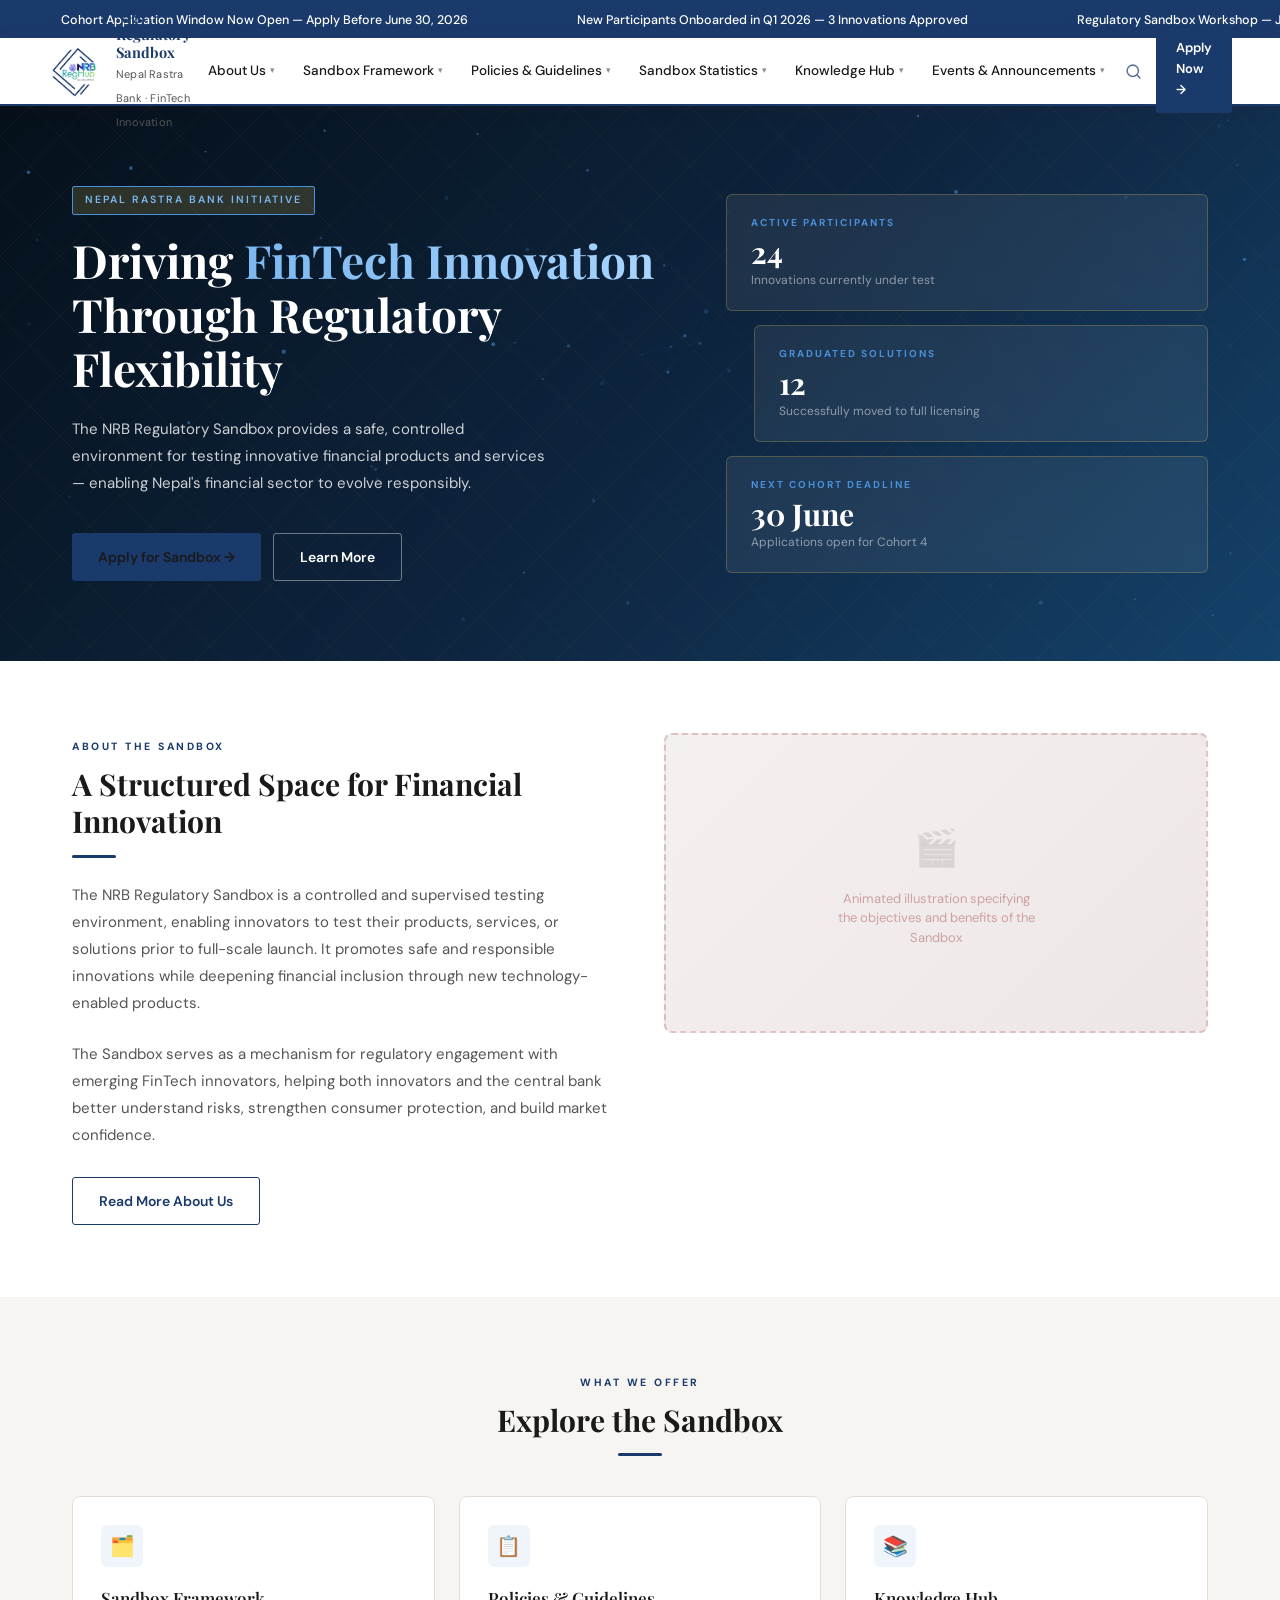
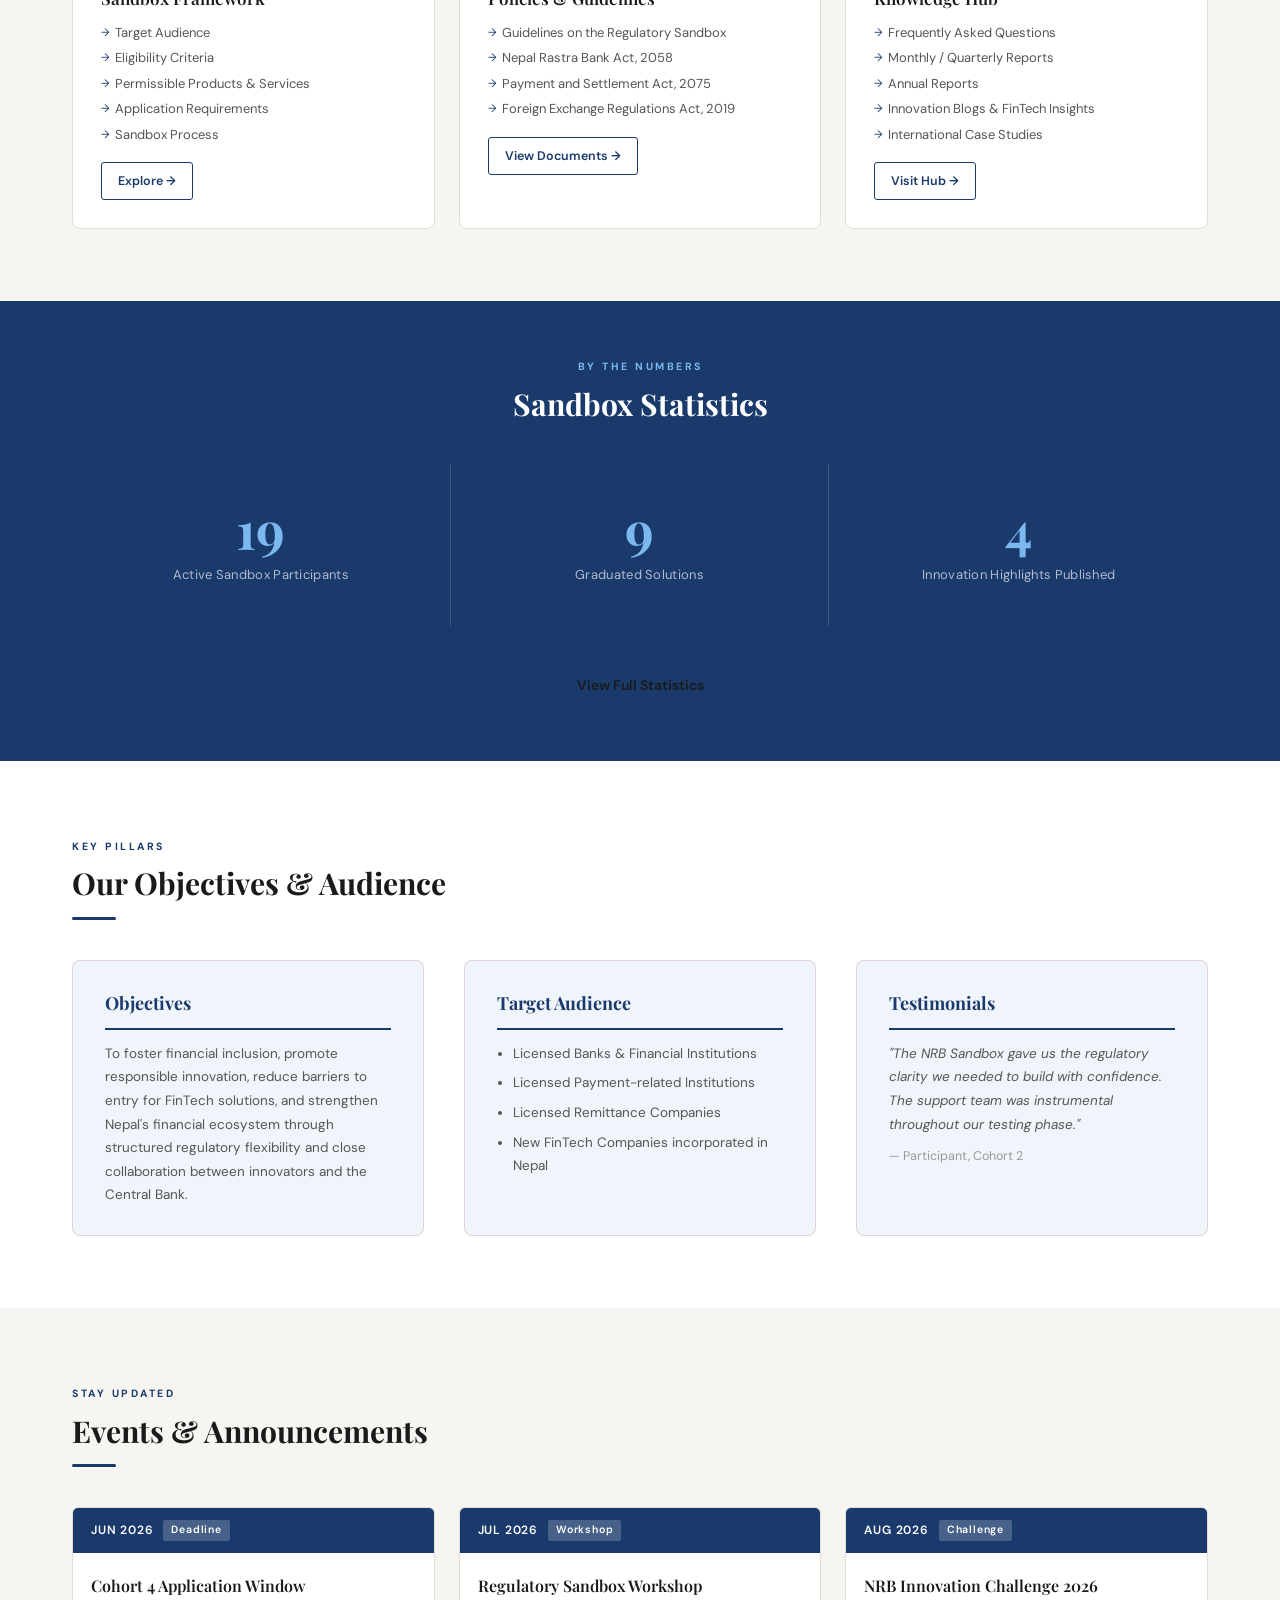
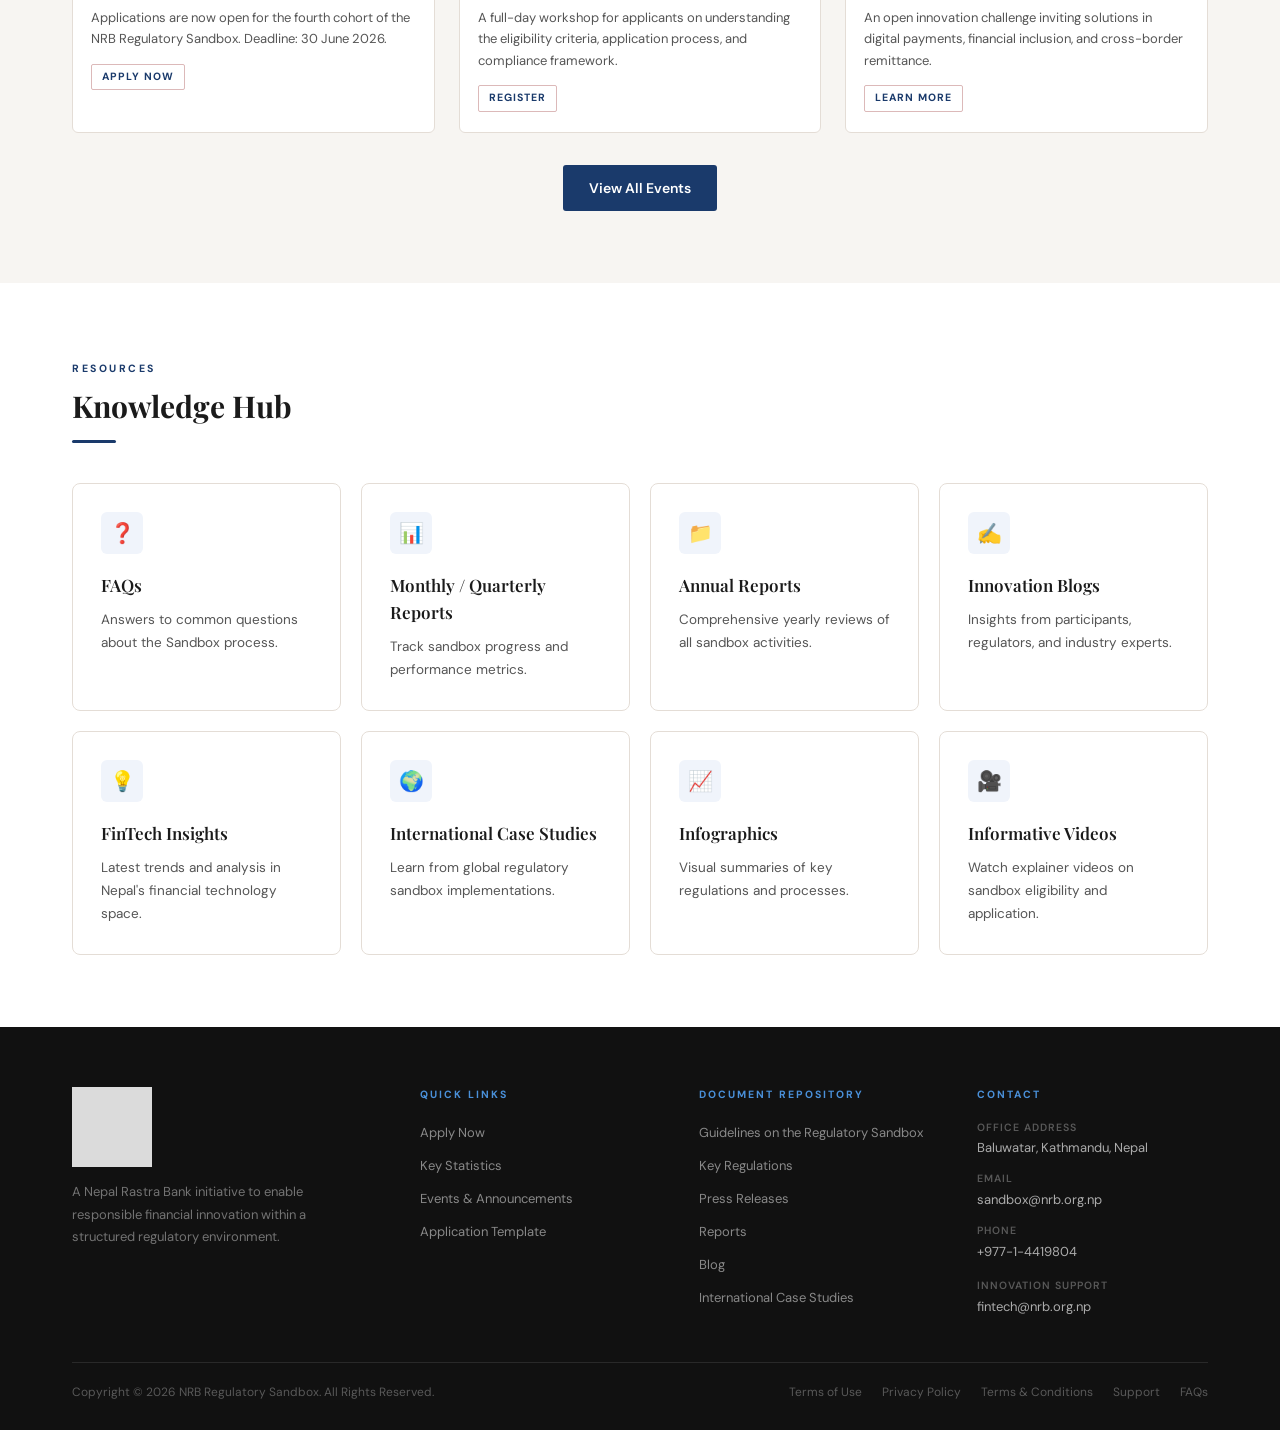
<file: index.html>
<!DOCTYPE html>
<html lang="en">
<head>
<meta charset="UTF-8">
<meta name="viewport" content="width=device-width, initial-scale=1.0">
<title>NRB Regulatory Sandbox — Home</title>
<link rel="stylesheet" href="assets/style.css">
</head>
<body>
<a href="#main-content" class="skip-link">Skip to main content</a>
<div id="nav-container"></div>

<!-- HERO -->
<section class="home-hero">
  <div class="hero-text fade-up">
    <div class="tag-badge">Nepal Rastra Bank Initiative</div>
    <h1>Driving <em>FinTech Innovation</em> Through Regulatory Flexibility</h1>
    <p>The NRB Regulatory Sandbox provides a safe, controlled environment for testing innovative financial products and services — enabling Nepal's financial sector to evolve responsibly.</p>
    <div class="hero-btns">
      <a href="apply.html" class="btn btn-gold">Apply for Sandbox →</a>
      <a href="about.html" class="btn btn-outline" style="color:#fff;border-color:rgba(255,255,255,0.4)">Learn More</a>
    </div>
  </div>
  <div class="hero-cards">
    <div class="hero-stat-card">
      <div class="hsc-label">Active Participants</div>
      <div class="hsc-value">24</div>
      <div class="hsc-sub">Innovations currently under test</div>
    </div>
    <div class="hero-stat-card">
      <div class="hsc-label">Graduated Solutions</div>
      <div class="hsc-value">12</div>
      <div class="hsc-sub">Successfully moved to full licensing</div>
    </div>
    <div class="hero-stat-card">
      <div class="hsc-label">Next Cohort Deadline</div>
      <div class="hsc-value">30 June</div>
      <div class="hsc-sub">Applications open for Cohort 4</div>
    </div>
  </div>
</section>

<!-- INTRO -->
<section class="section">
  <div class="two-col">
    <div>
      <div class="section-tag">About the Sandbox</div>
      <h2 class="section-title">A Structured Space for Financial Innovation</h2>
      <div class="divider"></div>
      <p class="lead">The NRB Regulatory Sandbox is a controlled and supervised testing environment, enabling innovators to test their products, services, or solutions prior to full-scale launch. It promotes safe and responsible innovations while deepening financial inclusion through new technology-enabled products.</p>
      <br>
      <p class="lead">The Sandbox serves as a mechanism for regulatory engagement with emerging FinTech innovators, helping both innovators and the central bank better understand risks, strengthen consumer protection, and build market confidence.</p>
      <div style="margin-top:28px">
        <a href="about.html" class="btn btn-outline">Read More About Us</a>
      </div>
    </div>
    <div class="placeholder-box" style="height:300px;">
      <div class="ph-icon">🎬</div>
      <p>Animated illustration specifying the objectives and benefits of the Sandbox</p>
    </div>
  </div>
</section>

<!-- WHAT WE OFFER -->
<section class="section section-alt">
  <div class="text-center">
    <div class="section-tag">What We Offer</div>
    <h2 class="section-title">Explore the Sandbox</h2>
    <div class="divider divider-center"></div>
  </div>
  <div class="cards-grid-3 mt-40">
    <div class="card fade-up">
      <div class="card-icon">🗂️</div>
      <h3>Sandbox Framework</h3>
      <ul>
        <li>Target Audience</li>
        <li>Eligibility Criteria</li>
        <li>Permissible Products &amp; Services</li>
        <li>Application Requirements</li>
        <li>Sandbox Process</li>
      </ul>
      <div style="margin-top:18px"><a href="framework.html" class="btn btn-outline" style="font-size:12.5px;padding:8px 16px">Explore →</a></div>
    </div>
    <div class="card fade-up d1">
      <div class="card-icon">📋</div>
      <h3>Policies &amp; Guidelines</h3>
      <ul>
        <li>Guidelines on the Regulatory Sandbox</li>
        <li>Nepal Rastra Bank Act, 2058</li>
        <li>Payment and Settlement Act, 2075</li>
        <li>Foreign Exchange Regulations Act, 2019</li>
      </ul>
      <div style="margin-top:18px"><a href="policies.html" class="btn btn-outline" style="font-size:12.5px;padding:8px 16px">View Documents →</a></div>
    </div>
    <div class="card fade-up d2">
      <div class="card-icon">📚</div>
      <h3>Knowledge Hub</h3>
      <ul>
        <li>Frequently Asked Questions</li>
        <li>Monthly / Quarterly Reports</li>
        <li>Annual Reports</li>
        <li>Innovation Blogs &amp; FinTech Insights</li>
        <li>International Case Studies</li>
      </ul>
      <div style="margin-top:18px"><a href="knowledge.html" class="btn btn-outline" style="font-size:12.5px;padding:8px 16px">Visit Hub →</a></div>
    </div>
  </div>
</section>

<!-- STATS -->
<section class="section-sm section-dark text-center">
  <div class="section-tag">By the Numbers</div>
  <h2 class="section-title">Sandbox Statistics</h2>
  <div class="stats-row mt-40">
    <div class="stat-cell">
      <div class="stat-num">24</div>
      <div class="stat-label">Active Sandbox Participants</div>
    </div>
    <div class="stat-cell">
      <div class="stat-num">12</div>
      <div class="stat-label">Graduated Solutions</div>
    </div>
    <div class="stat-cell">
      <div class="stat-num">6</div>
      <div class="stat-label">Innovation Highlights Published</div>
    </div>
  </div>
  <div style="margin-top:36px">
    <a href="statistics.html" class="btn btn-gold">View Full Statistics</a>
  </div>
</section>

<!-- KEY PILLARS -->
<section class="section">
  <div class="section-tag">Key Pillars</div>
  <h2 class="section-title">Our Objectives &amp; Audience</h2>
  <div class="divider"></div>
  <div class="three-col mt-40">
    <div class="highlight-box">
      <h3>Objectives</h3>
      <p>To foster financial inclusion, promote responsible innovation, reduce barriers to entry for FinTech solutions, and strengthen Nepal's financial ecosystem through structured regulatory flexibility and close collaboration between innovators and the Central Bank.</p>
    </div>
    <div class="highlight-box">
      <h3>Target Audience</h3>
      <ul>
        <li>Licensed Banks &amp; Financial Institutions</li>
        <li>Licensed Payment-related Institutions</li>
        <li>Licensed Remittance Companies</li>
        <li>New FinTech Companies incorporated in Nepal</li>
      </ul>
    </div>
    <div class="highlight-box">
      <h3>Testimonials</h3>
      <p><em>"The NRB Sandbox gave us the regulatory clarity we needed to build with confidence. The support team was instrumental throughout our testing phase."</em></p>
      <p style="margin-top:10px;font-size:12.5px;color:#999">— Participant, Cohort 2</p>
    </div>
  </div>
</section>

<!-- EVENTS -->
<section class="section section-alt">
  <div class="section-tag">Stay Updated</div>
  <h2 class="section-title">Events &amp; Announcements</h2>
  <div class="divider"></div>
  <div class="cards-grid-3 mt-40">
    <div class="event-card">
      <div class="event-header">JUN 2026 <span class="event-type">Deadline</span></div>
      <div class="event-body">
        <h4>Cohort 4 Application Window</h4>
        <p>Applications are now open for the fourth cohort of the NRB Regulatory Sandbox. Deadline: 30 June 2026.</p>
        <a href="apply.html" class="event-tag">Apply Now</a>
      </div>
    </div>
    <div class="event-card">
      <div class="event-header">JUL 2026 <span class="event-type">Workshop</span></div>
      <div class="event-body">
        <h4>Regulatory Sandbox Workshop</h4>
        <p>A full-day workshop for applicants on understanding the eligibility criteria, application process, and compliance framework.</p>
        <a href="events.html#workshops" class="event-tag">Register</a>
      </div>
    </div>
    <div class="event-card">
      <div class="event-header">AUG 2026 <span class="event-type">Challenge</span></div>
      <div class="event-body">
        <h4>NRB Innovation Challenge 2026</h4>
        <p>An open innovation challenge inviting solutions in digital payments, financial inclusion, and cross-border remittance.</p>
        <a href="events.html#challenges" class="event-tag">Learn More</a>
      </div>
    </div>
  </div>
  <div style="margin-top:32px;text-align:center">
    <a href="events.html" class="btn btn-primary">View All Events</a>
  </div>
</section>

<!-- KNOWLEDGE GRID -->
<section class="section">
  <div class="section-tag">Resources</div>
  <h2 class="section-title">Knowledge Hub</h2>
  <div class="divider"></div>
  <div class="cards-grid-4 mt-40">
    <a href="knowledge.html#faq" class="card" style="text-decoration:none;cursor:pointer">
      <div class="card-icon">❓</div>
      <h3>FAQs</h3>
      <p>Answers to common questions about the Sandbox process.</p>
    </a>
    <a href="knowledge.html#reports" class="card" style="text-decoration:none">
      <div class="card-icon">📊</div>
      <h3>Monthly / Quarterly Reports</h3>
      <p>Track sandbox progress and performance metrics.</p>
    </a>
    <a href="knowledge.html#annual" class="card" style="text-decoration:none">
      <div class="card-icon">📁</div>
      <h3>Annual Reports</h3>
      <p>Comprehensive yearly reviews of all sandbox activities.</p>
    </a>
    <a href="knowledge.html#blogs" class="card" style="text-decoration:none">
      <div class="card-icon">✍️</div>
      <h3>Innovation Blogs</h3>
      <p>Insights from participants, regulators, and industry experts.</p>
    </a>
    <a href="knowledge.html#insights" class="card" style="text-decoration:none">
      <div class="card-icon">💡</div>
      <h3>FinTech Insights</h3>
      <p>Latest trends and analysis in Nepal's financial technology space.</p>
    </a>
    <a href="knowledge.html#case-studies" class="card" style="text-decoration:none">
      <div class="card-icon">🌍</div>
      <h3>International Case Studies</h3>
      <p>Learn from global regulatory sandbox implementations.</p>
    </a>
    <a href="knowledge.html#infographics" class="card" style="text-decoration:none">
      <div class="card-icon">📈</div>
      <h3>Infographics</h3>
      <p>Visual summaries of key regulations and processes.</p>
    </a>
    <a href="knowledge.html#videos" class="card" style="text-decoration:none">
      <div class="card-icon">🎥</div>
      <h3>Informative Videos</h3>
      <p>Watch explainer videos on sandbox eligibility and application.</p>
    </a>
  </div>
</section>

<div id="footer-container"></div>
<script src="assets/shared.js"></script>
<script src="assets/dynamic.js"></script>
<script>initPage(null);</script>
</body>
</html>
<script>
// Typed hero headline
(function(){
  const el = document.querySelector('.home-hero h1');
  if(!el) return;
  const full = el.innerHTML;
  el.innerHTML = '';
  let i = 0;
  // Reveal char by char, preserving HTML tags
  const stripped = el.textContent;
  el.innerHTML = full; // just restore – we'll do word-by-word reveal instead
  el.style.opacity='0';
  setTimeout(()=>{ el.style.transition='opacity 0.8s'; el.style.opacity='1'; }, 300);
})();

// Ripple effect on all .btn
document.addEventListener('click', function(e){
  const btn = e.target.closest('.btn');
  if(!btn) return;
  const r = document.createElement('span');
  r.className = 'ripple';
  const rect = btn.getBoundingClientRect();
  const size = Math.max(rect.width, rect.height);
  r.style.cssText = `width:${size}px;height:${size}px;left:${e.clientX-rect.left-size/2}px;top:${e.clientY-rect.top-size/2}px;`;
  btn.appendChild(r);
  setTimeout(()=>r.remove(), 600);
});

// Countdown in hero stat card
const cdEl = document.querySelector('.hsc-value');
if(cdEl && cdEl.textContent.includes('June')){
  cdEl.id = 'hero-countdown';
  cdEl.style.fontSize = '18px';
  initCountdown('hero-countdown', '2026-06-30T23:59:59');
}
</script>
</file>
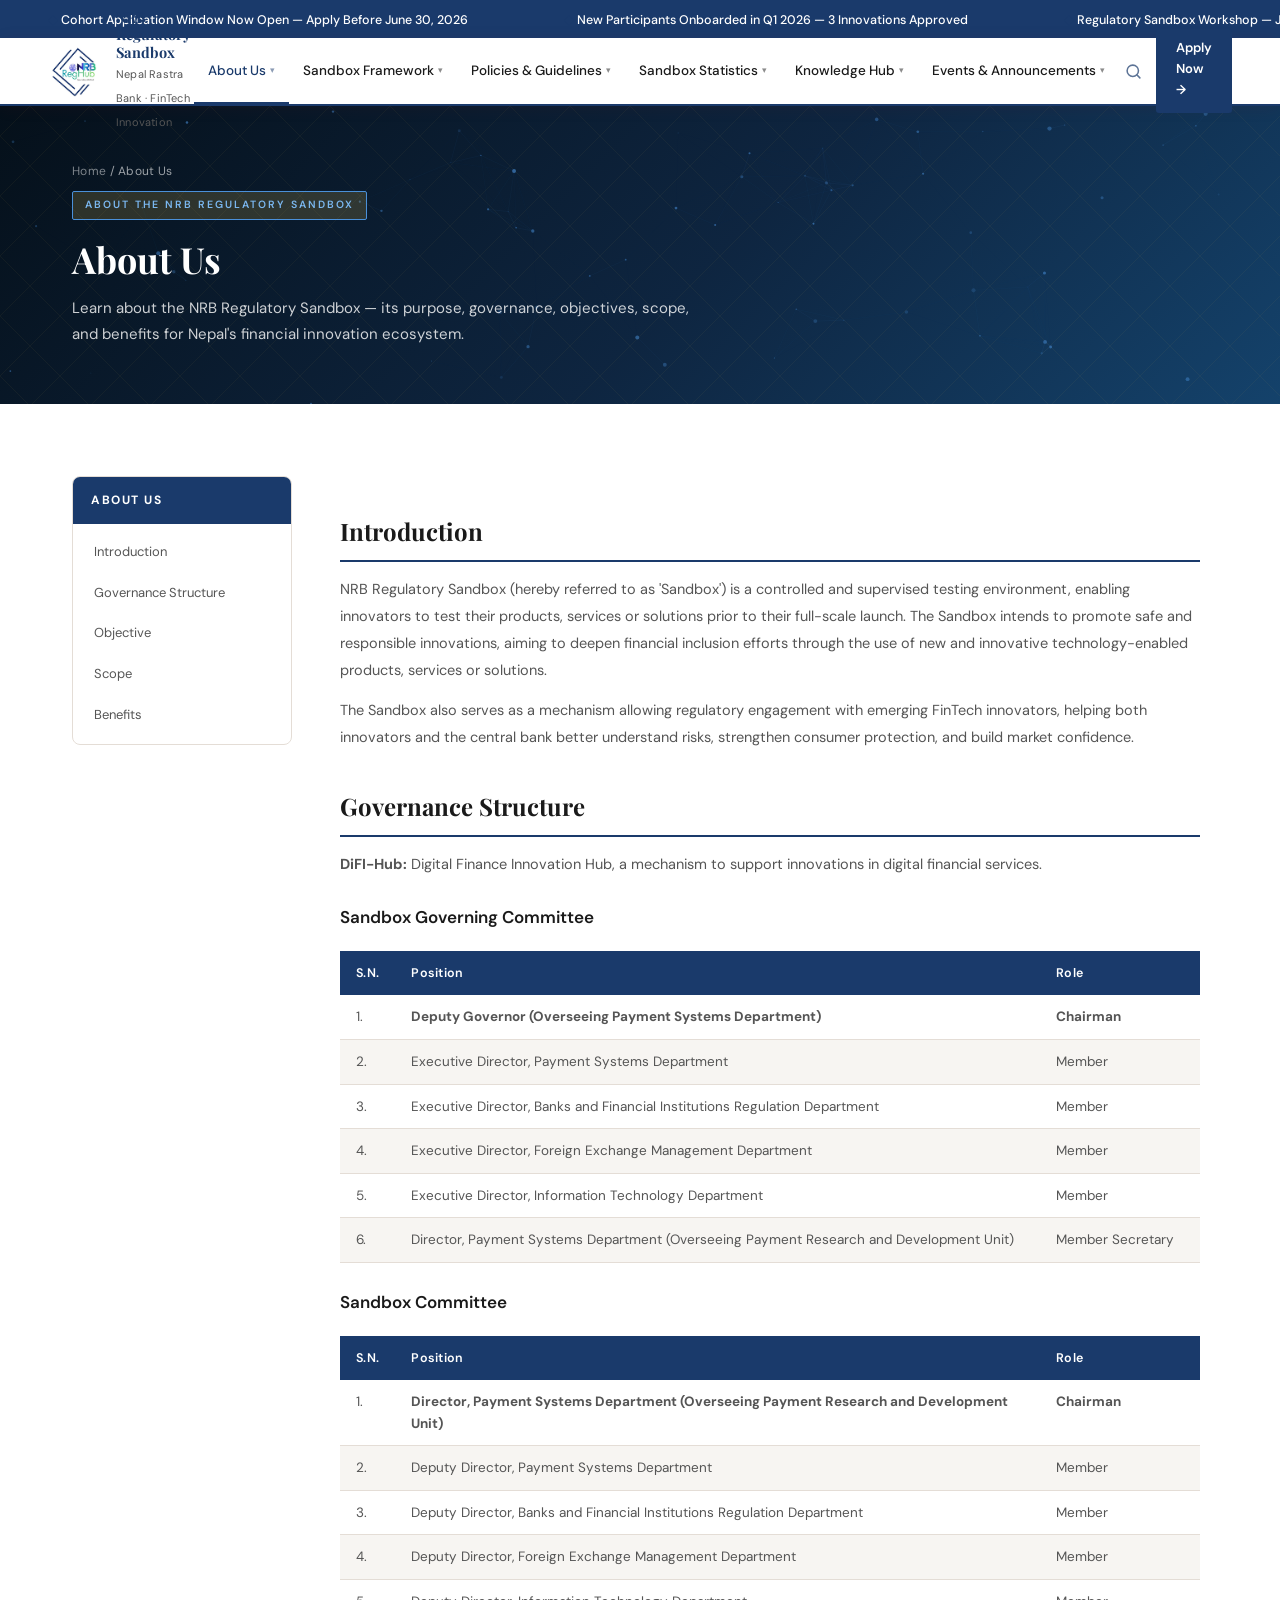
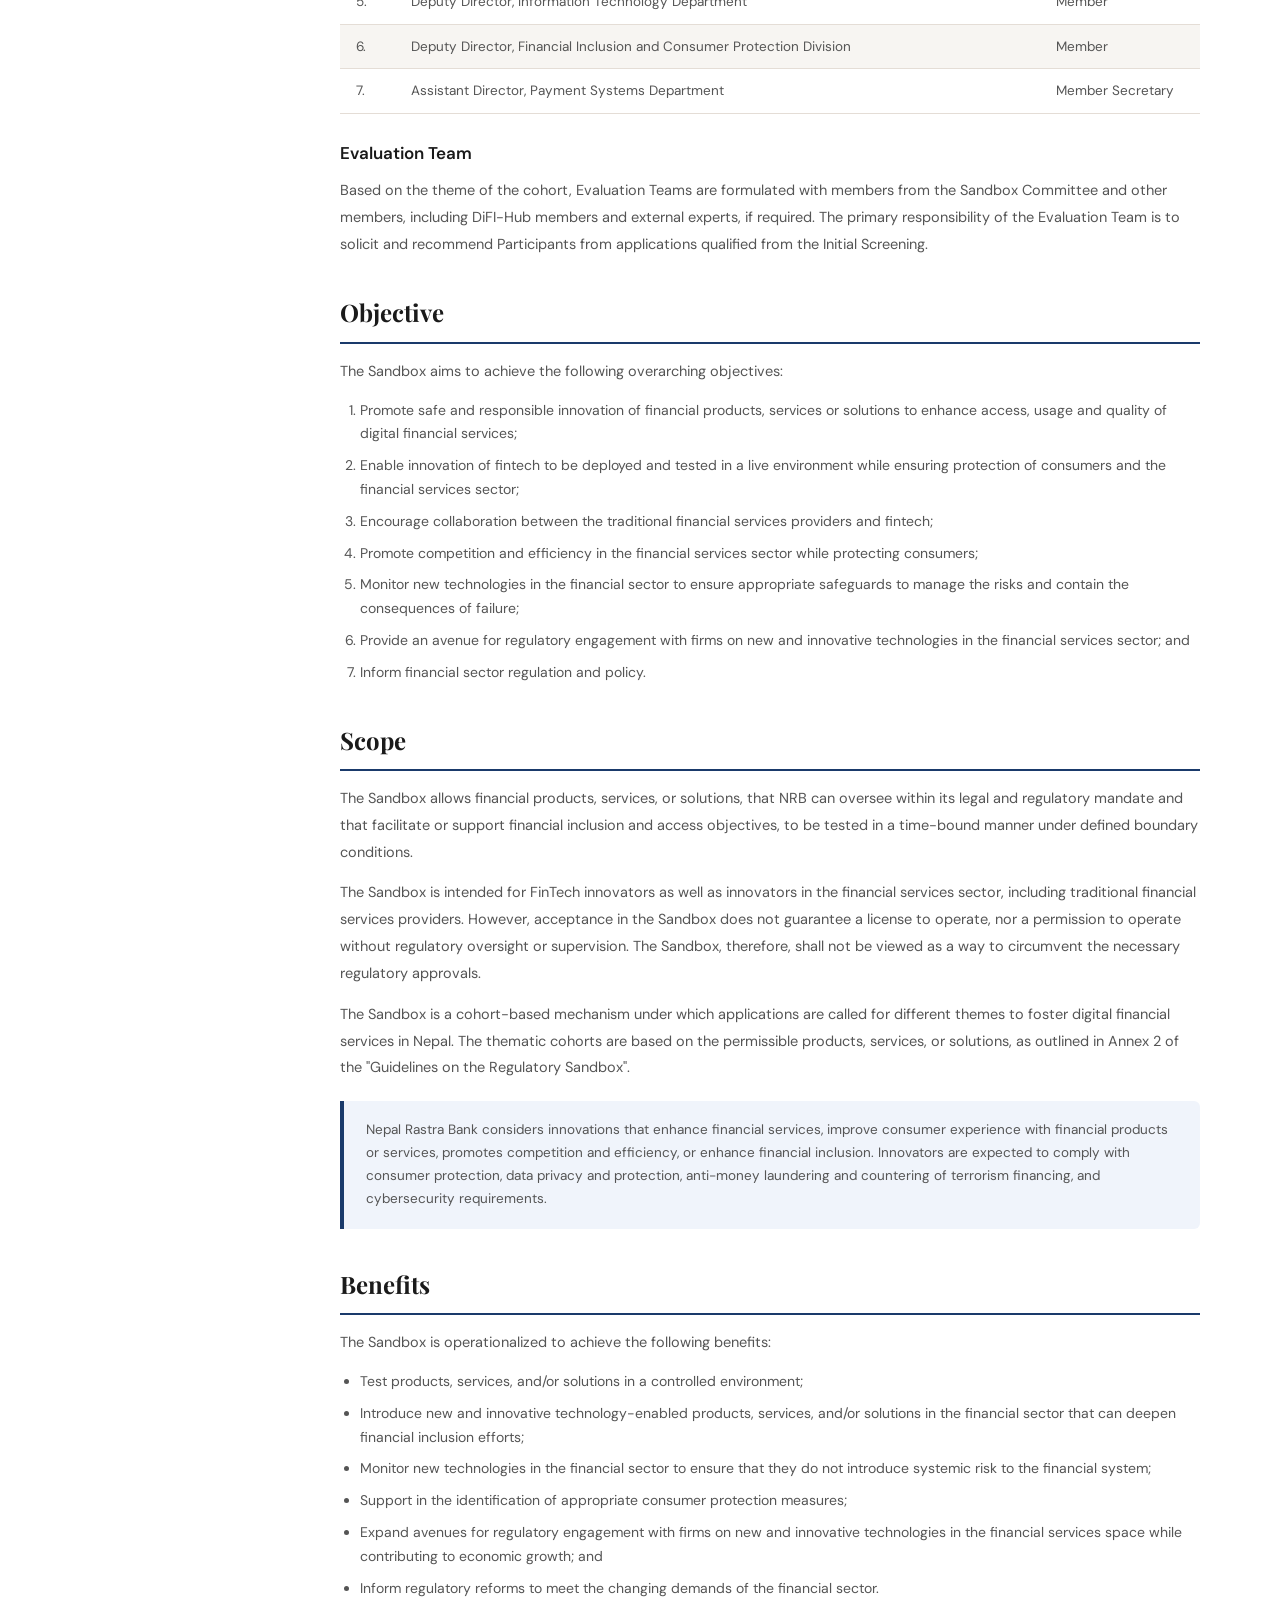
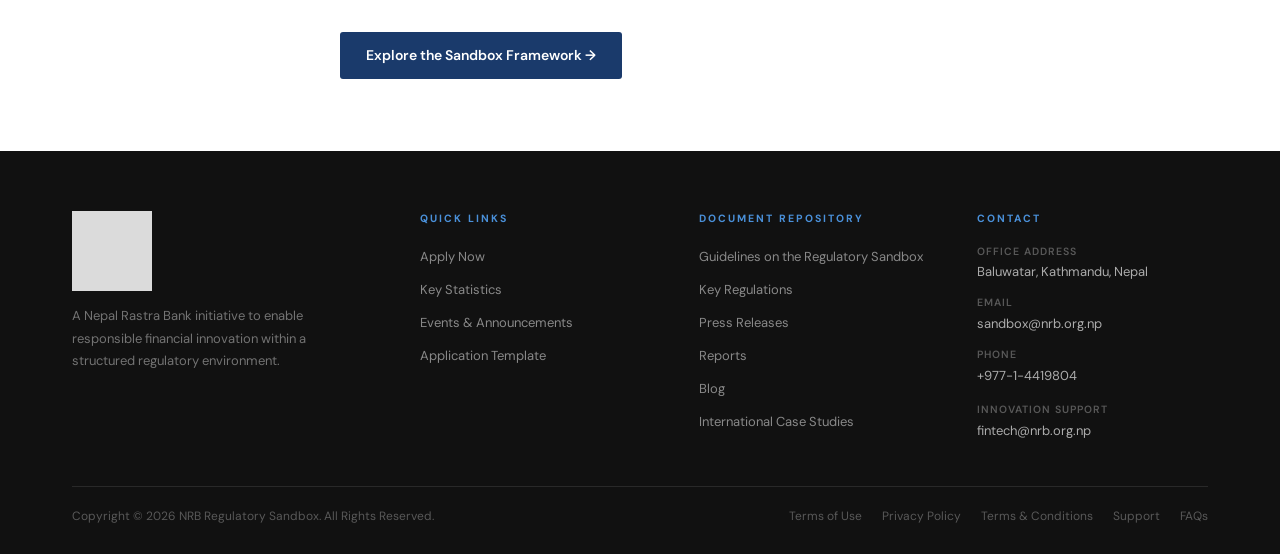
<file: about.html>
<!DOCTYPE html>
<html lang="en">
<head>
<meta charset="UTF-8">
<meta name="viewport" content="width=device-width, initial-scale=1.0">
<title>About Us — NRB Regulatory Sandbox</title>
<link rel="stylesheet" href="assets/style.css">
</head>
<body>
<a href="#main-content" class="skip-link">Skip to main content</a>
<div id="nav-container"></div>

<div class="page-hero">
  <div class="page-hero-content">
    <div class="page-breadcrumb"><a href="index.html">Home</a> / About Us</div>
    <div class="tag-badge">About the NRB Regulatory Sandbox</div>
    <h1>About Us</h1>
    <p>Learn about the NRB Regulatory Sandbox — its purpose, governance, objectives, scope, and benefits for Nepal's financial innovation ecosystem.</p>
  </div>
</div>

<section class="section">
  <div class="sidebar-layout">
    <!-- Sidebar -->
    <div class="sidebar">
      <div class="sidebar-title">About Us</div>
      <div class="sidebar-links">
        <a href="#introduction">Introduction</a>
        <a href="#governance">Governance Structure</a>
        <a href="#objective">Objective</a>
        <a href="#scope">Scope</a>
        <a href="#benefits">Benefits</a>
      </div>
    </div>

    <!-- Main Content -->
    <div class="content-body">

      <!-- INTRODUCTION -->
      <div id="introduction">
        <h2>Introduction</h2>
        <p>NRB Regulatory Sandbox (hereby referred to as 'Sandbox') is a controlled and supervised testing environment, enabling innovators to test their products, services or solutions prior to their full-scale launch. The Sandbox intends to promote safe and responsible innovations, aiming to deepen financial inclusion efforts through the use of new and innovative technology-enabled products, services or solutions.</p>
        <p>The Sandbox also serves as a mechanism allowing regulatory engagement with emerging FinTech innovators, helping both innovators and the central bank better understand risks, strengthen consumer protection, and build market confidence.</p>
      </div>

      <!-- GOVERNANCE -->
      <div id="governance">
        <h2>Governance Structure</h2>
        <p><strong>DiFI-Hub:</strong> Digital Finance Innovation Hub, a mechanism to support innovations in digital financial services.</p>

        <h3>Sandbox Governing Committee</h3>
        <table class="data-table">
          <thead>
            <tr>
              <th style="width:40px">S.N.</th>
              <th>Position</th>
              <th style="width:160px">Role</th>
            </tr>
          </thead>
          <tbody>
            <tr><td>1.</td><td><strong>Deputy Governor (Overseeing Payment Systems Department)</strong></td><td><strong>Chairman</strong></td></tr>
            <tr><td>2.</td><td>Executive Director, Payment Systems Department</td><td>Member</td></tr>
            <tr><td>3.</td><td>Executive Director, Banks and Financial Institutions Regulation Department</td><td>Member</td></tr>
            <tr><td>4.</td><td>Executive Director, Foreign Exchange Management Department</td><td>Member</td></tr>
            <tr><td>5.</td><td>Executive Director, Information Technology Department</td><td>Member</td></tr>
            <tr><td>6.</td><td>Director, Payment Systems Department (Overseeing Payment Research and Development Unit)</td><td>Member Secretary</td></tr>
          </tbody>
        </table>

        <h3>Sandbox Committee</h3>
        <table class="data-table">
          <thead>
            <tr>
              <th style="width:40px">S.N.</th>
              <th>Position</th>
              <th style="width:160px">Role</th>
            </tr>
          </thead>
          <tbody>
            <tr><td>1.</td><td><strong>Director, Payment Systems Department (Overseeing Payment Research and Development Unit)</strong></td><td><strong>Chairman</strong></td></tr>
            <tr><td>2.</td><td>Deputy Director, Payment Systems Department</td><td>Member</td></tr>
            <tr><td>3.</td><td>Deputy Director, Banks and Financial Institutions Regulation Department</td><td>Member</td></tr>
            <tr><td>4.</td><td>Deputy Director, Foreign Exchange Management Department</td><td>Member</td></tr>
            <tr><td>5.</td><td>Deputy Director, Information Technology Department</td><td>Member</td></tr>
            <tr><td>6.</td><td>Deputy Director, Financial Inclusion and Consumer Protection Division</td><td>Member</td></tr>
            <tr><td>7.</td><td>Assistant Director, Payment Systems Department</td><td>Member Secretary</td></tr>
          </tbody>
        </table>

        <h3>Evaluation Team</h3>
        <p>Based on the theme of the cohort, Evaluation Teams are formulated with members from the Sandbox Committee and other members, including DiFI-Hub members and external experts, if required. The primary responsibility of the Evaluation Team is to solicit and recommend Participants from applications qualified from the Initial Screening.</p>
      </div>

      <!-- OBJECTIVE -->
      <div id="objective">
        <h2>Objective</h2>
        <p>The Sandbox aims to achieve the following overarching objectives:</p>
        <ol>
          <li>Promote safe and responsible innovation of financial products, services or solutions to enhance access, usage and quality of digital financial services;</li>
          <li>Enable innovation of fintech to be deployed and tested in a live environment while ensuring protection of consumers and the financial services sector;</li>
          <li>Encourage collaboration between the traditional financial services providers and fintech;</li>
          <li>Promote competition and efficiency in the financial services sector while protecting consumers;</li>
          <li>Monitor new technologies in the financial sector to ensure appropriate safeguards to manage the risks and contain the consequences of failure;</li>
          <li>Provide an avenue for regulatory engagement with firms on new and innovative technologies in the financial services sector; and</li>
          <li>Inform financial sector regulation and policy.</li>
        </ol>
      </div>

      <!-- SCOPE -->
      <div id="scope">
        <h2>Scope</h2>
        <p>The Sandbox allows financial products, services, or solutions, that NRB can oversee within its legal and regulatory mandate and that facilitate or support financial inclusion and access objectives, to be tested in a time-bound manner under defined boundary conditions.</p>
        <p>The Sandbox is intended for FinTech innovators as well as innovators in the financial services sector, including traditional financial services providers. However, acceptance in the Sandbox does not guarantee a license to operate, nor a permission to operate without regulatory oversight or supervision. The Sandbox, therefore, shall not be viewed as a way to circumvent the necessary regulatory approvals.</p>
        <p>The Sandbox is a cohort-based mechanism under which applications are called for different themes to foster digital financial services in Nepal. The thematic cohorts are based on the permissible products, services, or solutions, as outlined in Annex 2 of the "Guidelines on the Regulatory Sandbox".</p>
        <div class="info-box">
          <p>Nepal Rastra Bank considers innovations that enhance financial services, improve consumer experience with financial products or services, promotes competition and efficiency, or enhance financial inclusion. Innovators are expected to comply with consumer protection, data privacy and protection, anti-money laundering and countering of terrorism financing, and cybersecurity requirements.</p>
        </div>
      </div>

      <!-- BENEFITS -->
      <div id="benefits">
        <h2>Benefits</h2>
        <p>The Sandbox is operationalized to achieve the following benefits:</p>
        <ul>
          <li>Test products, services, and/or solutions in a controlled environment;</li>
          <li>Introduce new and innovative technology-enabled products, services, and/or solutions in the financial sector that can deepen financial inclusion efforts;</li>
          <li>Monitor new technologies in the financial sector to ensure that they do not introduce systemic risk to the financial system;</li>
          <li>Support in the identification of appropriate consumer protection measures;</li>
          <li>Expand avenues for regulatory engagement with firms on new and innovative technologies in the financial services space while contributing to economic growth; and</li>
          <li>Inform regulatory reforms to meet the changing demands of the financial sector.</li>
        </ul>
        <div style="margin-top:32px">
          <a href="framework.html" class="btn btn-primary">Explore the Sandbox Framework →</a>
        </div>
      </div>

    </div><!-- /content-body -->
  </div><!-- /sidebar-layout -->
</section>

<div id="footer-container"></div>
<script src="assets/shared.js"></script>
<script src="assets/dynamic.js"></script>
<script>
initPage('nav-about');
// Sidebar active state on scroll
const sections = document.querySelectorAll('[id]');
const sidebarLinks = document.querySelectorAll('.sidebar-links a');
window.addEventListener('scroll', () => {
  let current = '';
  sections.forEach(s => { if (window.scrollY >= s.offsetTop - 120) current = s.id; });
  sidebarLinks.forEach(a => {
    a.classList.remove('active');
    if (a.getAttribute('href') === '#' + current) a.classList.add('active');
  });
});
</script>
</body>
</html>
<script>
// Ripple on buttons
document.addEventListener('click', function(e){
  const btn = e.target.closest('.btn');
  if(!btn) return;
  const r = document.createElement('span');
  r.className='ripple';
  const rect=btn.getBoundingClientRect();
  const size=Math.max(rect.width,rect.height);
  r.style.cssText=`width:${size}px;height:${size}px;left:${e.clientX-rect.left-size/2}px;top:${e.clientY-rect.top-size/2}px;`;
  btn.appendChild(r);
  setTimeout(()=>r.remove(),600);
});

// Download button toasts
document.querySelectorAll('.download-btn').forEach(btn=>{
  btn.addEventListener('click',function(e){
    e.preventDefault();
    showToast('Download starting… Check your downloads folder.','success');
  });
});
</script>
</file>
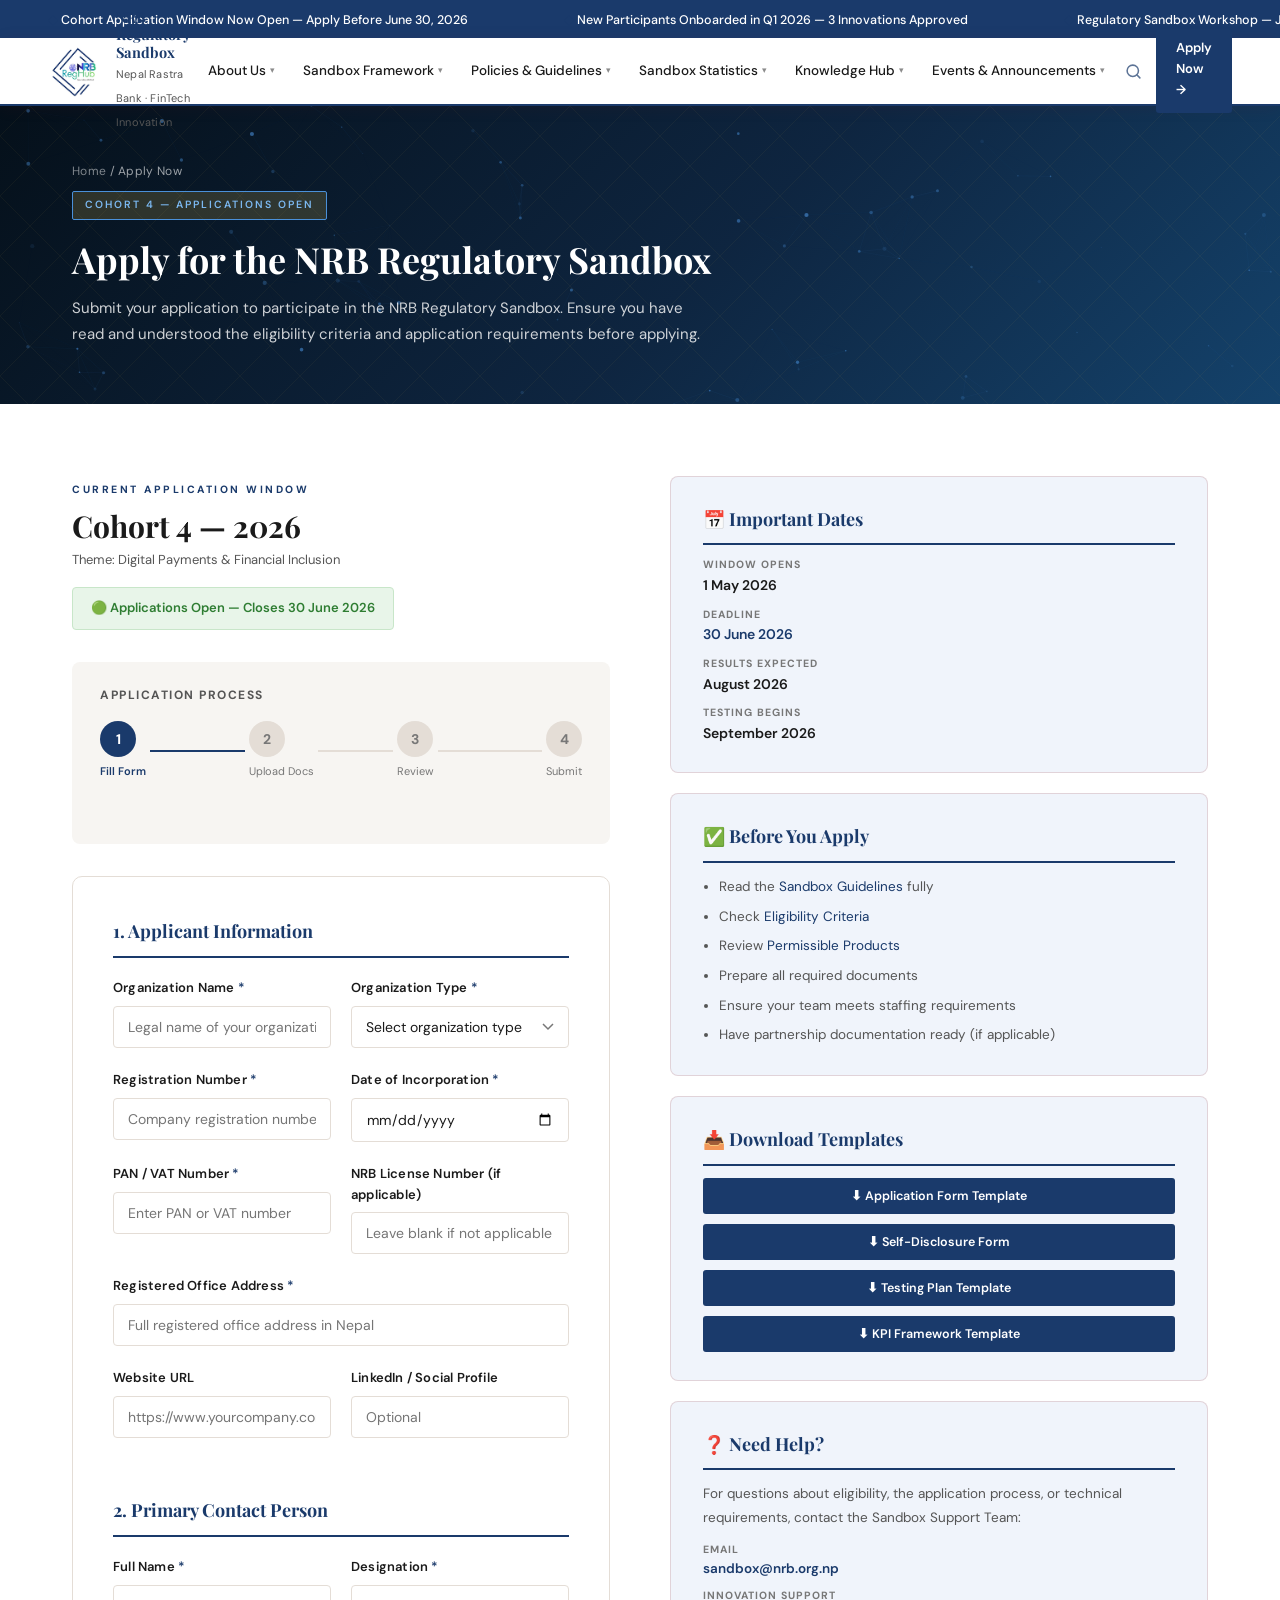
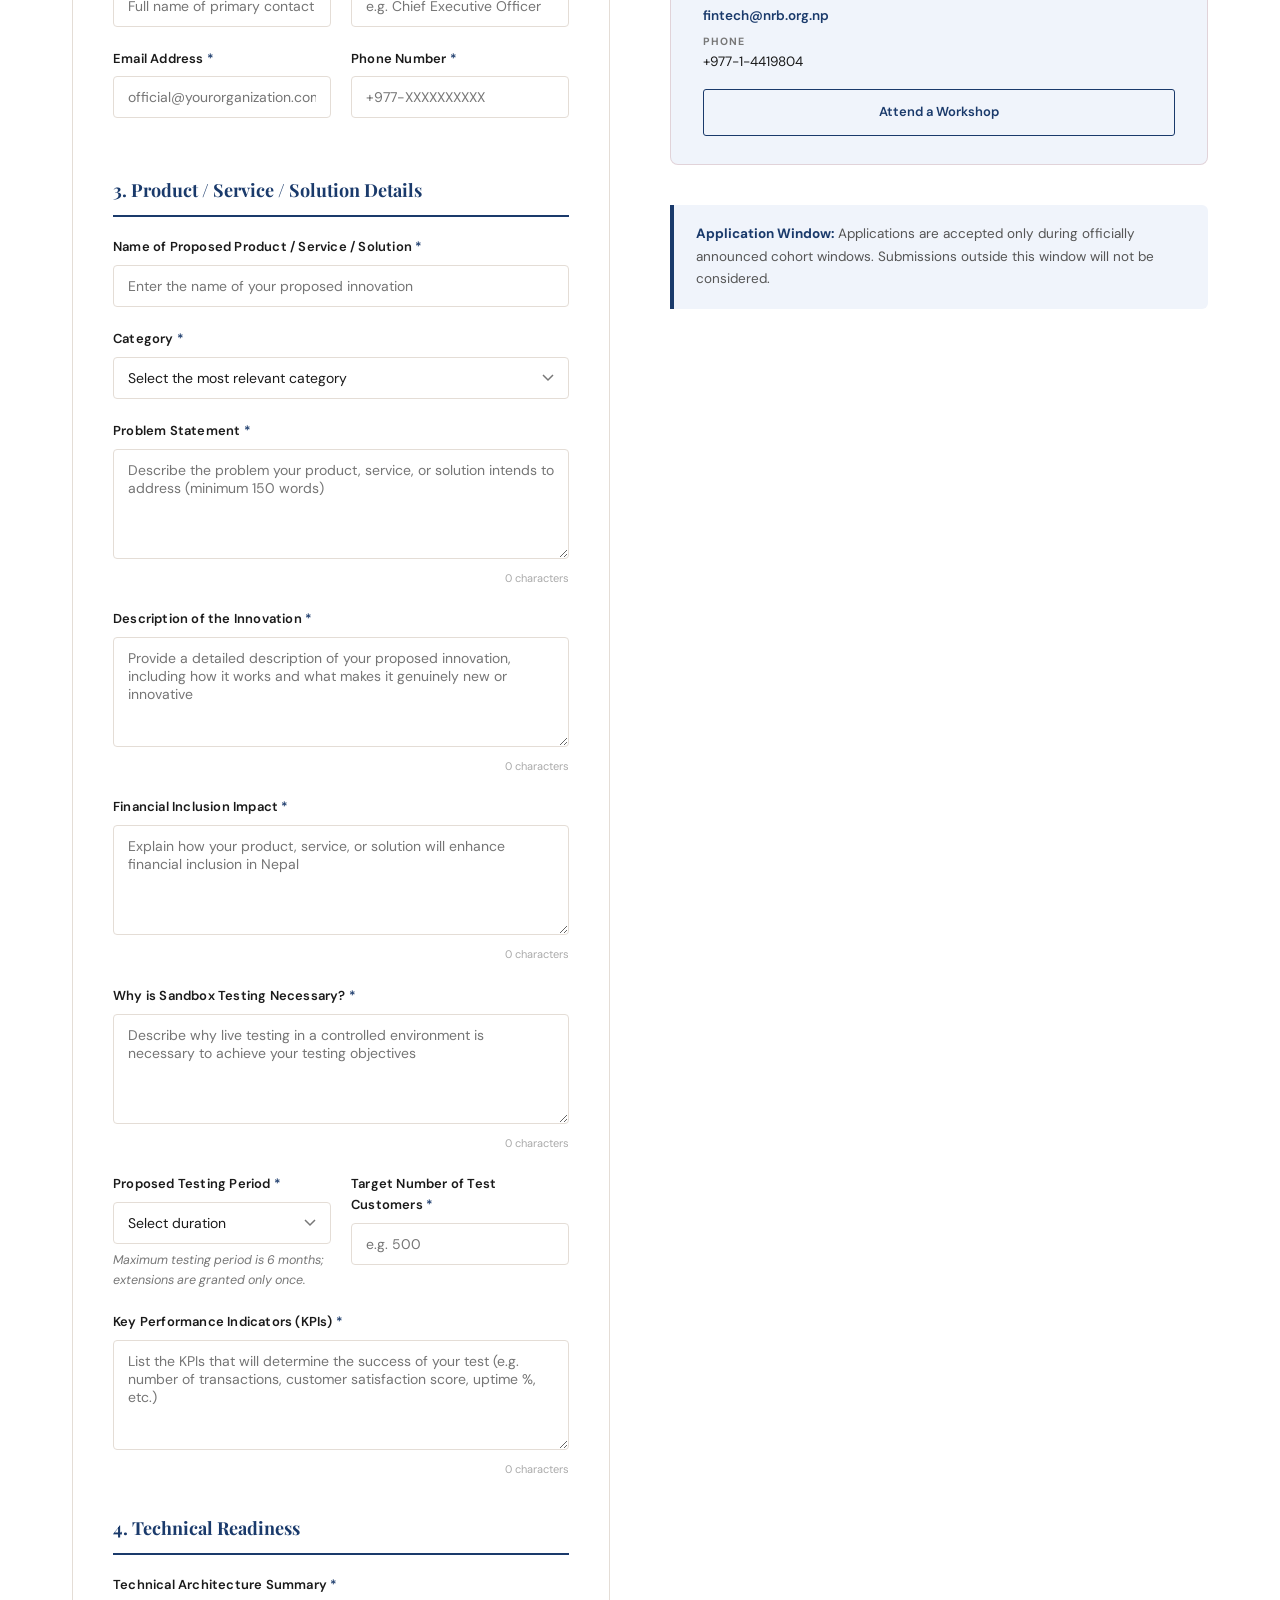
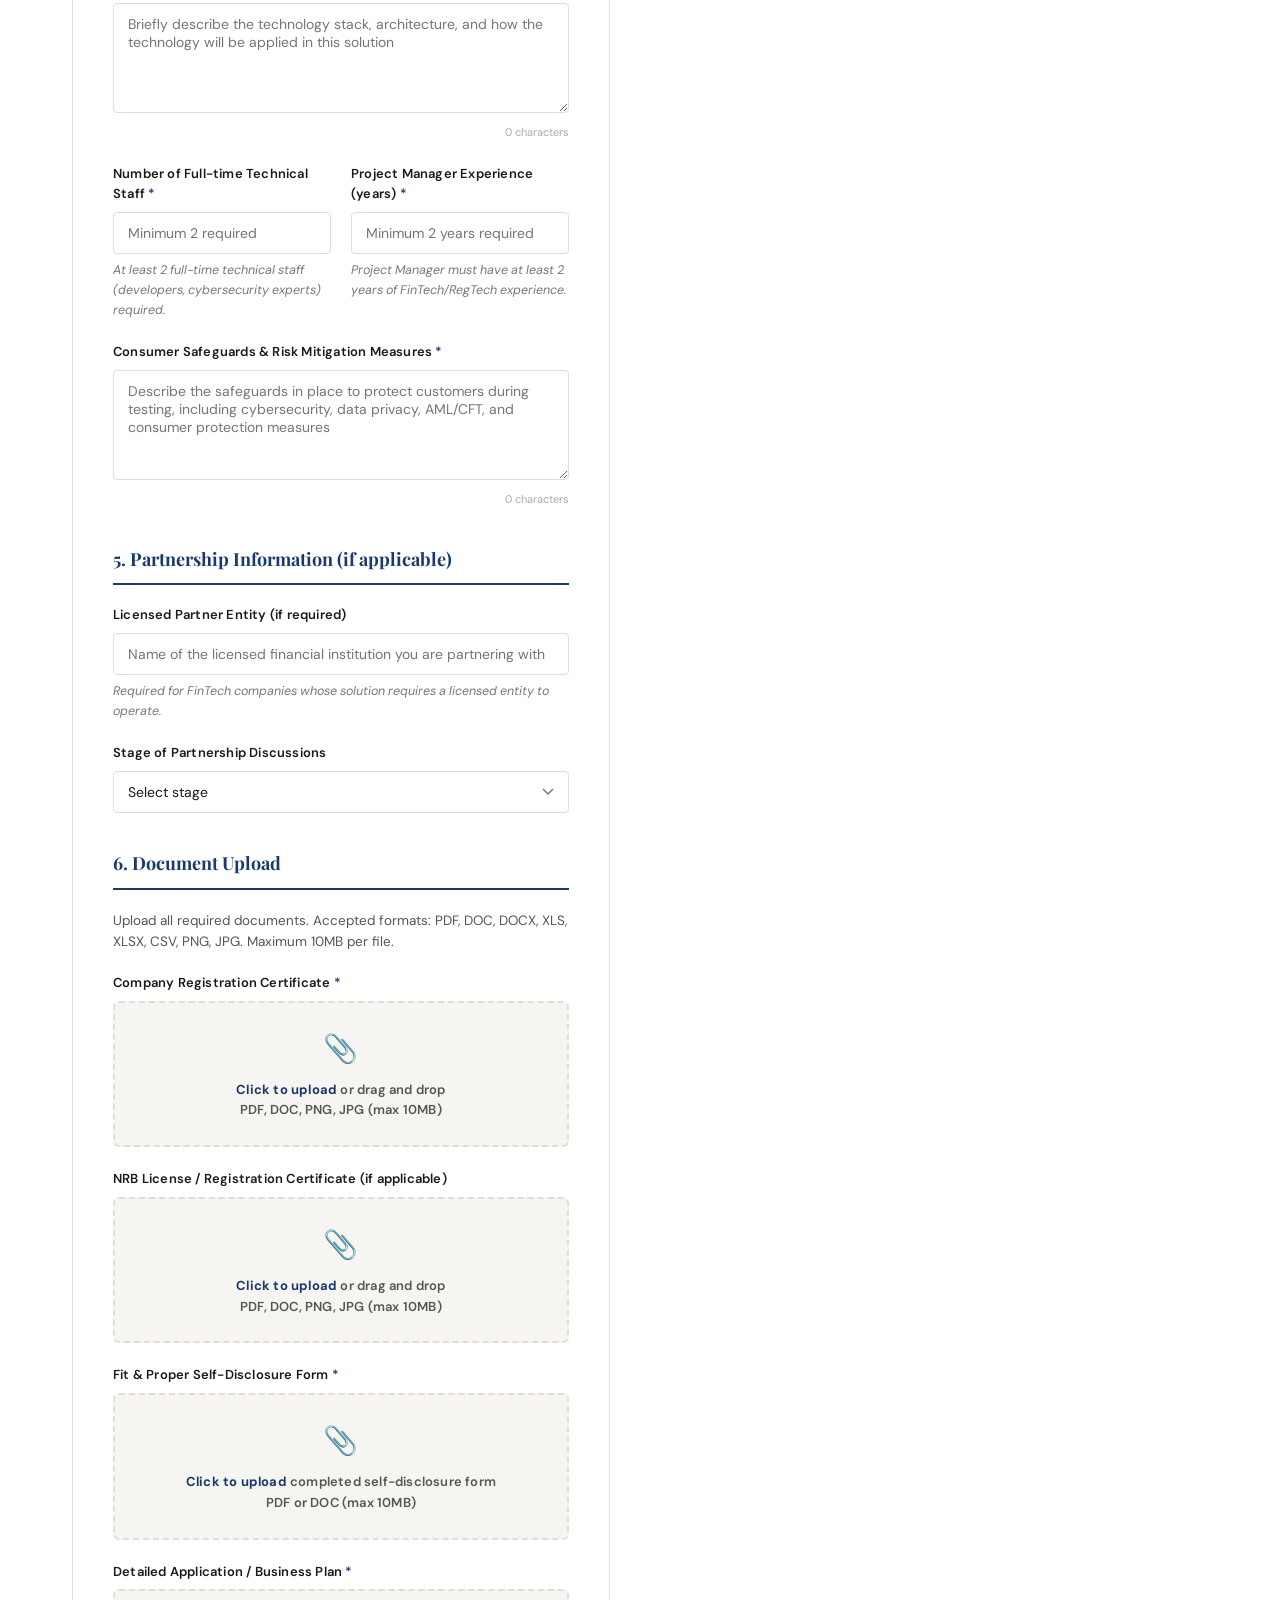
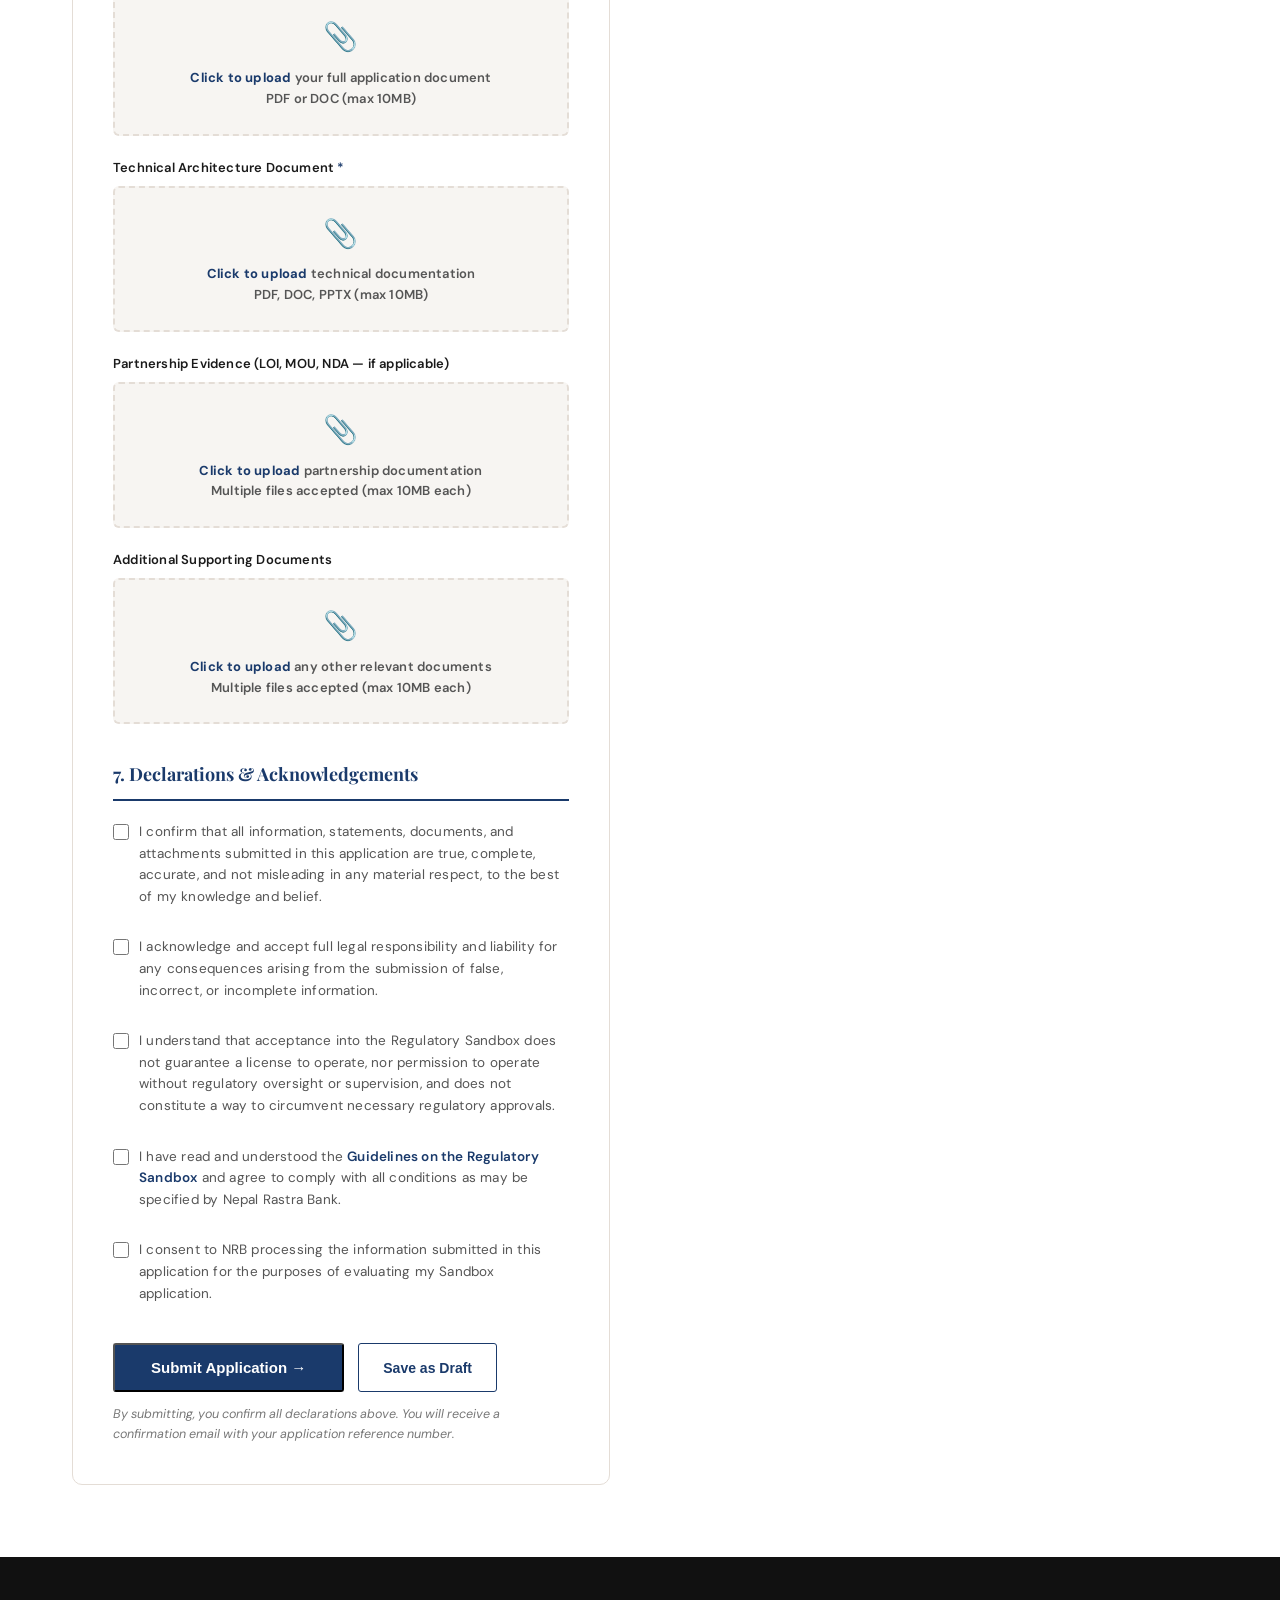
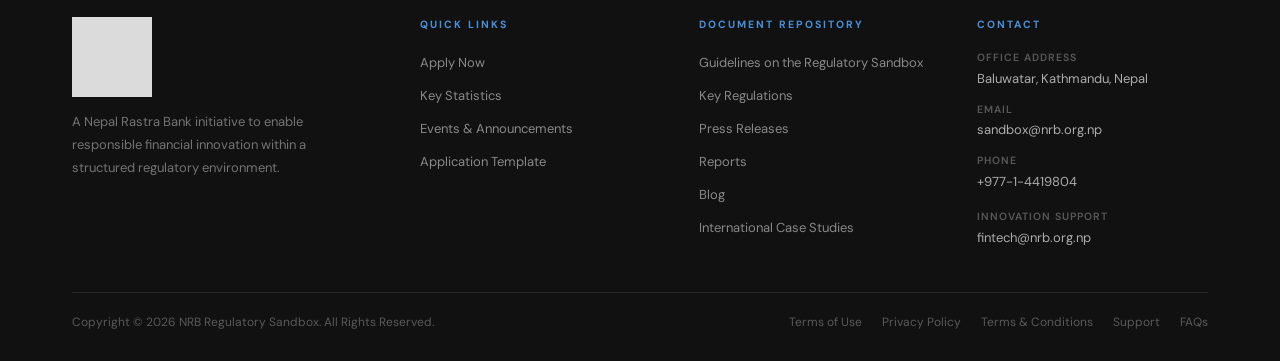
<file: apply.html>
<!DOCTYPE html>
<html lang="en">
<head>
<meta charset="UTF-8">
<meta name="viewport" content="width=device-width, initial-scale=1.0">
<title>Apply Now — NRB Regulatory Sandbox</title>
<link rel="stylesheet" href="assets/style.css">
<style>
  .apply-form-section {
    background: var(--white);
    border: 1px solid var(--border);
    border-radius: 10px;
    padding: 40px;
    margin-top: 32px;
  }
  .form-group { margin-bottom: 22px; }
  .form-group label {
    display: block;
    font-size: 13px;
    font-weight: 600;
    color: var(--dark);
    margin-bottom: 7px;
    letter-spacing: 0.2px;
  }
  .form-group label span { color: var(--crimson); }
  .form-group input,
  .form-group select,
  .form-group textarea {
    width: 100%;
    border: 1.5px solid var(--border);
    border-radius: 4px;
    padding: 11px 14px;
    font-family: 'DM Sans', sans-serif;
    font-size: 14px;
    color: var(--dark);
    background: var(--white);
    transition: border-color 0.2s, box-shadow 0.2s;
    outline: none;
  }
  .form-group input:focus,
  .form-group select:focus,
  .form-group textarea:focus {
    border-color: var(--crimson);
    box-shadow: 0 0 0 3px rgba(139,26,26,0.08);
  }
  .form-group textarea { resize: vertical; min-height: 110px; }
  .form-group select { appearance: none; background-image: url("data:image/svg+xml,%3Csvg xmlns='http://www.w3.org/2000/svg' width='12' height='8' viewBox='0 0 12 8'%3E%3Cpath d='M1 1l5 5 5-5' stroke='%23777' stroke-width='1.5' fill='none'/%3E%3C/svg%3E"); background-repeat: no-repeat; background-position: right 14px center; }
  .form-row { display: grid; grid-template-columns: 1fr 1fr; gap: 20px; }
  .form-section-title {
    font-family: 'Playfair Display', serif;
    font-size: 18px;
    font-weight: 700;
    color: var(--crimson);
    margin: 36px 0 20px;
    padding-bottom: 10px;
    border-bottom: 2px solid var(--crimson);
  }
  .form-section-title:first-child { margin-top: 0; }
  .upload-box {
    border: 2px dashed var(--border);
    border-radius: 6px;
    padding: 24px;
    text-align: center;
    background: var(--light);
    cursor: pointer;
    transition: all 0.2s;
  }
  .upload-box:hover { border-color: var(--crimson); background: var(--crimson-pale); }
  .upload-box .upload-icon { font-size: 28px; margin-bottom: 8px; }
  .upload-box p { font-size: 13px; color: var(--mid); }
  .upload-box strong { color: var(--crimson); }
  .upload-box input[type="file"] { display: none; }
  .checkbox-group { display: flex; align-items: flex-start; gap: 10px; }
  .checkbox-group input[type="checkbox"] { margin-top: 3px; accent-color: var(--crimson); width: 16px; height: 16px; flex-shrink: 0; }
  .checkbox-group label { font-size: 13.5px; color: var(--mid); line-height: 1.6; font-weight: 400; }
  .form-note { font-size: 12.5px; color: var(--light-text); margin-top: 6px; font-style: italic; }
  .status-badge {
    display: inline-flex; align-items: center; gap: 8px;
    background: #e8f5e9; color: #2e7d32;
    padding: 10px 18px; border-radius: 4px;
    font-size: 13px; font-weight: 600;
    border: 1px solid #c8e6c9;
  }
  .status-badge.closed { background: #fff3e0; color: #e65100; border-color: #ffe0b2; }
  .step-indicator {
    display: flex;
    align-items: center;
    gap: 0;
    margin-bottom: 40px;
    counter-reset: step-count;
  }
  .step-dot {
    display: flex; align-items: center; gap: 0; flex: 1;
    counter-increment: step-count;
  }
  .step-dot:last-child { flex: none; }
  .step-dot-inner {
    width: 36px; height: 36px;
    border-radius: 50%;
    background: var(--border);
    color: var(--light-text);
    display: flex; align-items: center; justify-content: center;
    font-weight: 700; font-size: 14px;
    flex-shrink: 0;
    transition: all 0.2s;
  }
  .step-dot.active .step-dot-inner { background: var(--crimson); color: #fff; }
  .step-dot.done .step-dot-inner { background: #2e7d32; color: #fff; }
  .step-line { flex: 1; height: 2px; background: var(--border); margin: 0 4px; }
  .step-dot.done .step-line, .step-dot.active .step-line { background: var(--crimson); }
  .step-label { font-size: 11px; color: var(--light-text); text-align: center; margin-top: 6px; white-space: nowrap; }
  .step-dot.active .step-label { color: var(--crimson); font-weight: 600; }
</style>
</head>
<body>
<a href="#main-content" class="skip-link">Skip to main content</a>
<div id="nav-container"></div>

<div class="page-hero">
  <div class="page-hero-content">
    <div class="page-breadcrumb"><a href="index.html">Home</a> / Apply Now</div>
    <div class="tag-badge">Cohort 4 — Applications Open</div>
    <h1>Apply for the NRB Regulatory Sandbox</h1>
    <p>Submit your application to participate in the NRB Regulatory Sandbox. Ensure you have read and understood the eligibility criteria and application requirements before applying.</p>
  </div>
</div>

<section class="section">
  <div class="two-col" style="align-items:start;gap:60px">

    <!-- LEFT: Form -->
    <div style="grid-column:1 / span 1; max-width:100%">

      <!-- Cohort Status -->
      <div style="display:flex;align-items:center;justify-content:space-between;flex-wrap:wrap;gap:16px;margin-bottom:32px">
        <div>
          <div class="section-tag">Current Application Window</div>
          <h2 class="section-title" style="margin-bottom:4px">Cohort 4 — 2026</h2>
          <p style="font-size:13px;color:var(--mid)">Theme: Digital Payments &amp; Financial Inclusion</p>
        </div>
        <div>
          <div class="status-badge">🟢 Applications Open — Closes 30 June 2026</div>
        </div>
      </div>

      <!-- Step Indicator -->
      <div style="background:var(--light);border-radius:8px;padding:24px 28px;margin-bottom:32px">
        <p style="font-size:12px;font-weight:700;letter-spacing:1.5px;text-transform:uppercase;color:var(--mid);margin-bottom:16px">Application Process</p>
        <div class="step-indicator">
          <div class="step-dot active">
            <div>
              <div class="step-dot-inner">1</div>
              <div class="step-label">Fill Form</div>
            </div>
            <div class="step-line"></div>
          </div>
          <div class="step-dot">
            <div>
              <div class="step-dot-inner">2</div>
              <div class="step-label">Upload Docs</div>
            </div>
            <div class="step-line"></div>
          </div>
          <div class="step-dot">
            <div>
              <div class="step-dot-inner">3</div>
              <div class="step-label">Review</div>
            </div>
            <div class="step-line"></div>
          </div>
          <div class="step-dot">
            <div>
              <div class="step-dot-inner">4</div>
              <div class="step-label">Submit</div>
            </div>
          </div>
        </div>
      </div>

      <div class="apply-form-section" id="template">

        <!-- SECTION 1: Applicant Info -->
        <div class="form-section-title">1. Applicant Information</div>

        <div class="form-row">
          <div class="form-group">
            <label>Organization Name <span>*</span></label>
            <input type="text" placeholder="Legal name of your organization">
          </div>
          <div class="form-group">
            <label>Organization Type <span>*</span></label>
            <select>
              <option value="">Select organization type</option>
              <option>Licensed Bank (A-class)</option>
              <option>Licensed Bank (B-class)</option>
              <option>Licensed Bank (C-class)</option>
              <option>Licensed Payment System Operator (PSO)</option>
              <option>Licensed Payment Service Provider (PSP)</option>
              <option>Licensed Remittance Company</option>
              <option>New FinTech Company</option>
            </select>
          </div>
        </div>

        <div class="form-row">
          <div class="form-group">
            <label>Registration Number <span>*</span></label>
            <input type="text" placeholder="Company registration number">
          </div>
          <div class="form-group">
            <label>Date of Incorporation <span>*</span></label>
            <input type="date">
          </div>
        </div>

        <div class="form-row">
          <div class="form-group">
            <label>PAN / VAT Number <span>*</span></label>
            <input type="text" placeholder="Enter PAN or VAT number">
          </div>
          <div class="form-group">
            <label>NRB License Number (if applicable)</label>
            <input type="text" placeholder="Leave blank if not applicable">
          </div>
        </div>

        <div class="form-group">
          <label>Registered Office Address <span>*</span></label>
          <input type="text" placeholder="Full registered office address in Nepal">
        </div>

        <div class="form-row">
          <div class="form-group">
            <label>Website URL</label>
            <input type="url" placeholder="https://www.yourcompany.com.np">
          </div>
          <div class="form-group">
            <label>LinkedIn / Social Profile</label>
            <input type="url" placeholder="Optional">
          </div>
        </div>

        <!-- SECTION 2: Primary Contact -->
        <div class="form-section-title">2. Primary Contact Person</div>

        <div class="form-row">
          <div class="form-group">
            <label>Full Name <span>*</span></label>
            <input type="text" placeholder="Full name of primary contact">
          </div>
          <div class="form-group">
            <label>Designation <span>*</span></label>
            <input type="text" placeholder="e.g. Chief Executive Officer">
          </div>
        </div>

        <div class="form-row">
          <div class="form-group">
            <label>Email Address <span>*</span></label>
            <input type="email" placeholder="official@yourorganization.com">
          </div>
          <div class="form-group">
            <label>Phone Number <span>*</span></label>
            <input type="tel" placeholder="+977-XXXXXXXXXX">
          </div>
        </div>

        <!-- SECTION 3: Product Details -->
        <div class="form-section-title">3. Product / Service / Solution Details</div>

        <div class="form-group">
          <label>Name of Proposed Product / Service / Solution <span>*</span></label>
          <input type="text" placeholder="Enter the name of your proposed innovation">
        </div>

        <div class="form-group">
          <label>Category <span>*</span></label>
          <select>
            <option value="">Select the most relevant category</option>
            <option>APIs and Open Banking</option>
            <option>Mobile Money Services</option>
            <option>Retail Payments</option>
            <option>Money Transfer / Remittance</option>
            <option>Digital KYC</option>
            <option>Digital Identification</option>
            <option>Digital Lending</option>
            <option>Smart Contracts</option>
            <option>Financial Inclusion Products</option>
            <option>Cybersecurity Products</option>
            <option>Embedded Finance</option>
            <option>Regulatory Technology (RegTech)</option>
            <option>Other (approved by NRB)</option>
          </select>
        </div>

        <div class="form-group">
          <label>Problem Statement <span>*</span></label>
          <textarea placeholder="Describe the problem your product, service, or solution intends to address (minimum 150 words)"></textarea>
        </div>

        <div class="form-group">
          <label>Description of the Innovation <span>*</span></label>
          <textarea placeholder="Provide a detailed description of your proposed innovation, including how it works and what makes it genuinely new or innovative"></textarea>
        </div>

        <div class="form-group">
          <label>Financial Inclusion Impact <span>*</span></label>
          <textarea placeholder="Explain how your product, service, or solution will enhance financial inclusion in Nepal"></textarea>
        </div>

        <div class="form-group">
          <label>Why is Sandbox Testing Necessary? <span>*</span></label>
          <textarea placeholder="Describe why live testing in a controlled environment is necessary to achieve your testing objectives"></textarea>
        </div>

        <div class="form-row">
          <div class="form-group">
            <label>Proposed Testing Period <span>*</span></label>
            <select>
              <option value="">Select duration</option>
              <option>1 month</option>
              <option>2 months</option>
              <option>3 months</option>
              <option>4 months</option>
              <option>5 months</option>
              <option>6 months (maximum)</option>
            </select>
            <p class="form-note">Maximum testing period is 6 months; extensions are granted only once.</p>
          </div>
          <div class="form-group">
            <label>Target Number of Test Customers <span>*</span></label>
            <input type="number" placeholder="e.g. 500">
          </div>
        </div>

        <div class="form-group">
          <label>Key Performance Indicators (KPIs) <span>*</span></label>
          <textarea placeholder="List the KPIs that will determine the success of your test (e.g. number of transactions, customer satisfaction score, uptime %, etc.)"></textarea>
        </div>

        <!-- SECTION 4: Technical Readiness -->
        <div class="form-section-title">4. Technical Readiness</div>

        <div class="form-group">
          <label>Technical Architecture Summary <span>*</span></label>
          <textarea placeholder="Briefly describe the technology stack, architecture, and how the technology will be applied in this solution"></textarea>
        </div>

        <div class="form-row">
          <div class="form-group">
            <label>Number of Full-time Technical Staff <span>*</span></label>
            <input type="number" placeholder="Minimum 2 required" min="0">
            <p class="form-note">At least 2 full-time technical staff (developers, cybersecurity experts) required.</p>
          </div>
          <div class="form-group">
            <label>Project Manager Experience (years) <span>*</span></label>
            <input type="number" placeholder="Minimum 2 years required" min="0">
            <p class="form-note">Project Manager must have at least 2 years of FinTech/RegTech experience.</p>
          </div>
        </div>

        <div class="form-group">
          <label>Consumer Safeguards &amp; Risk Mitigation Measures <span>*</span></label>
          <textarea placeholder="Describe the safeguards in place to protect customers during testing, including cybersecurity, data privacy, AML/CFT, and consumer protection measures"></textarea>
        </div>

        <!-- SECTION 5: Partnership -->
        <div class="form-section-title">5. Partnership Information (if applicable)</div>

        <div class="form-group">
          <label>Licensed Partner Entity (if required)</label>
          <input type="text" placeholder="Name of the licensed financial institution you are partnering with">
          <p class="form-note">Required for FinTech companies whose solution requires a licensed entity to operate.</p>
        </div>

        <div class="form-group">
          <label>Stage of Partnership Discussions</label>
          <select>
            <option value="">Select stage</option>
            <option>Not Applicable</option>
            <option>Initial Discussions</option>
            <option>Non-Disclosure Agreement (NDA) Signed</option>
            <option>Letter of Intent (LOI) Signed</option>
            <option>Memorandum of Understanding (MOU) Signed</option>
            <option>Formal Agreement Executed</option>
          </select>
        </div>

        <!-- SECTION 6: Documents Upload -->
        <div class="form-section-title">6. Document Upload</div>
        <p style="font-size:13.5px;color:var(--mid);margin-bottom:20px">Upload all required documents. Accepted formats: PDF, DOC, DOCX, XLS, XLSX, CSV, PNG, JPG. Maximum 10MB per file.</p>

        <div class="form-group">
          <label>Company Registration Certificate <span>*</span></label>
          <label class="upload-box">
            <input type="file" accept=".pdf,.doc,.docx,.jpg,.png">
            <div class="upload-icon">📎</div>
            <p><strong>Click to upload</strong> or drag and drop<br>PDF, DOC, PNG, JPG (max 10MB)</p>
          </label>
        </div>

        <div class="form-group">
          <label>NRB License / Registration Certificate (if applicable)</label>
          <label class="upload-box">
            <input type="file" accept=".pdf,.doc,.docx,.jpg,.png">
            <div class="upload-icon">📎</div>
            <p><strong>Click to upload</strong> or drag and drop<br>PDF, DOC, PNG, JPG (max 10MB)</p>
          </label>
        </div>

        <div class="form-group">
          <label>Fit &amp; Proper Self-Disclosure Form <span>*</span></label>
          <label class="upload-box">
            <input type="file" accept=".pdf,.doc,.docx">
            <div class="upload-icon">📎</div>
            <p><strong>Click to upload</strong> completed self-disclosure form<br>PDF or DOC (max 10MB)</p>
          </label>
        </div>

        <div class="form-group">
          <label>Detailed Application / Business Plan <span>*</span></label>
          <label class="upload-box">
            <input type="file" accept=".pdf,.doc,.docx">
            <div class="upload-icon">📎</div>
            <p><strong>Click to upload</strong> your full application document<br>PDF or DOC (max 10MB)</p>
          </label>
        </div>

        <div class="form-group">
          <label>Technical Architecture Document <span>*</span></label>
          <label class="upload-box">
            <input type="file" accept=".pdf,.doc,.docx,.pptx">
            <div class="upload-icon">📎</div>
            <p><strong>Click to upload</strong> technical documentation<br>PDF, DOC, PPTX (max 10MB)</p>
          </label>
        </div>

        <div class="form-group">
          <label>Partnership Evidence (LOI, MOU, NDA — if applicable)</label>
          <label class="upload-box">
            <input type="file" accept=".pdf,.doc,.docx" multiple>
            <div class="upload-icon">📎</div>
            <p><strong>Click to upload</strong> partnership documentation<br>Multiple files accepted (max 10MB each)</p>
          </label>
        </div>

        <div class="form-group">
          <label>Additional Supporting Documents</label>
          <label class="upload-box">
            <input type="file" accept=".pdf,.doc,.docx,.xls,.xlsx,.csv,.png,.jpg" multiple>
            <div class="upload-icon">📎</div>
            <p><strong>Click to upload</strong> any other relevant documents<br>Multiple files accepted (max 10MB each)</p>
          </label>
        </div>

        <!-- SECTION 7: Declarations -->
        <div class="form-section-title">7. Declarations &amp; Acknowledgements</div>

        <div class="form-group">
          <div class="checkbox-group">
            <input type="checkbox" id="decl1">
            <label for="decl1">I confirm that all information, statements, documents, and attachments submitted in this application are true, complete, accurate, and not misleading in any material respect, to the best of my knowledge and belief.</label>
          </div>
        </div>

        <div class="form-group">
          <div class="checkbox-group">
            <input type="checkbox" id="decl2">
            <label for="decl2">I acknowledge and accept full legal responsibility and liability for any consequences arising from the submission of false, incorrect, or incomplete information.</label>
          </div>
        </div>

        <div class="form-group">
          <div class="checkbox-group">
            <input type="checkbox" id="decl3">
            <label for="decl3">I understand that acceptance into the Regulatory Sandbox does not guarantee a license to operate, nor permission to operate without regulatory oversight or supervision, and does not constitute a way to circumvent necessary regulatory approvals.</label>
          </div>
        </div>

        <div class="form-group">
          <div class="checkbox-group">
            <input type="checkbox" id="decl4">
            <label for="decl4">I have read and understood the <a href="policies.html#guidelines" style="color:var(--crimson);font-weight:600">Guidelines on the Regulatory Sandbox</a> and agree to comply with all conditions as may be specified by Nepal Rastra Bank.</label>
          </div>
        </div>

        <div class="form-group">
          <div class="checkbox-group">
            <input type="checkbox" id="decl5">
            <label for="decl5">I consent to NRB processing the information submitted in this application for the purposes of evaluating my Sandbox application.</label>
          </div>
        </div>

        <div style="display:flex;gap:14px;margin-top:32px;flex-wrap:wrap">
          <button onclick="handleSubmit()" class="btn btn-primary" style="font-size:15px;padding:14px 36px">Submit Application →</button>
          <button onclick="saveDraft()" class="btn btn-outline" style="font-size:14px;padding:14px 24px">Save as Draft</button>
        </div>
        <p class="form-note" style="margin-top:12px">By submitting, you confirm all declarations above. You will receive a confirmation email with your application reference number.</p>
      </div>
    </div>

    <!-- RIGHT: Info Sidebar -->
    <div style="display:flex;flex-direction:column;gap:20px;min-width:0">

      <div class="highlight-box">
        <h3>📅 Important Dates</h3>
        <dl style="display:flex;flex-direction:column;gap:10px;margin-top:4px">
          <div>
            <dt style="font-size:10.5px;font-weight:700;text-transform:uppercase;letter-spacing:1px;color:var(--light-text)">Window Opens</dt>
            <dd style="font-size:14px;font-weight:600;color:var(--dark)">1 May 2026</dd>
          </div>
          <div>
            <dt style="font-size:10.5px;font-weight:700;text-transform:uppercase;letter-spacing:1px;color:var(--light-text)">Deadline</dt>
            <dd style="font-size:14px;font-weight:600;color:var(--crimson)">30 June 2026</dd>
          </div>
          <div>
            <dt style="font-size:10.5px;font-weight:700;text-transform:uppercase;letter-spacing:1px;color:var(--light-text)">Results Expected</dt>
            <dd style="font-size:14px;font-weight:600;color:var(--dark)">August 2026</dd>
          </div>
          <div>
            <dt style="font-size:10.5px;font-weight:700;text-transform:uppercase;letter-spacing:1px;color:var(--light-text)">Testing Begins</dt>
            <dd style="font-size:14px;font-weight:600;color:var(--dark)">September 2026</dd>
          </div>
        </dl>
      </div>

      <div class="highlight-box">
        <h3>✅ Before You Apply</h3>
        <ul>
          <li>Read the <a href="policies.html#guidelines" style="color:var(--crimson)">Sandbox Guidelines</a> fully</li>
          <li>Check <a href="framework.html#eligibility" style="color:var(--crimson)">Eligibility Criteria</a></li>
          <li>Review <a href="framework.html#products" style="color:var(--crimson)">Permissible Products</a></li>
          <li>Prepare all required documents</li>
          <li>Ensure your team meets staffing requirements</li>
          <li>Have partnership documentation ready (if applicable)</li>
        </ul>
      </div>

      <div class="highlight-box">
        <h3>📥 Download Templates</h3>
        <div style="display:flex;flex-direction:column;gap:10px;margin-top:4px">
          <a href="#" class="download-btn" style="justify-content:center">⬇ Application Form Template</a>
          <a href="#" class="download-btn" style="justify-content:center">⬇ Self-Disclosure Form</a>
          <a href="#" class="download-btn" style="justify-content:center">⬇ Testing Plan Template</a>
          <a href="#" class="download-btn" style="justify-content:center">⬇ KPI Framework Template</a>
        </div>
      </div>

      <div class="highlight-box">
        <h3>❓ Need Help?</h3>
        <p style="font-size:13.5px;color:var(--mid);margin-top:4px">For questions about eligibility, the application process, or technical requirements, contact the Sandbox Support Team:</p>
        <dl style="margin-top:12px;display:flex;flex-direction:column;gap:8px">
          <div>
            <dt style="font-size:10.5px;font-weight:700;text-transform:uppercase;letter-spacing:1px;color:var(--light-text)">Email</dt>
            <dd style="font-size:13.5px;color:var(--crimson);font-weight:600">sandbox@nrb.org.np</dd>
          </div>
          <div>
            <dt style="font-size:10.5px;font-weight:700;text-transform:uppercase;letter-spacing:1px;color:var(--light-text)">Innovation Support</dt>
            <dd style="font-size:13.5px;color:var(--crimson);font-weight:600">fintech@nrb.org.np</dd>
          </div>
          <div>
            <dt style="font-size:10.5px;font-weight:700;text-transform:uppercase;letter-spacing:1px;color:var(--light-text)">Phone</dt>
            <dd style="font-size:13.5px;color:var(--dark)">+977-1-4419804</dd>
          </div>
        </dl>
        <div style="margin-top:16px">
          <a href="events.html#workshops" class="btn btn-outline" style="width:100%;justify-content:center;font-size:13px">Attend a Workshop</a>
        </div>
      </div>

      <div class="info-box">
        <p><strong>Application Window:</strong> Applications are accepted only during officially announced cohort windows. Submissions outside this window will not be considered.</p>
      </div>
    </div>

  </div>
</section>

<div id="footer-container"></div>
<script src="assets/shared.js"></script>
<script src="assets/dynamic.js"></script>
<script>
initPage('nav-apply');

// Upload boxes: show filename on selection
document.querySelectorAll('.upload-box input[type="file"]').forEach(input => {
  input.addEventListener('change', function() {
    const box = this.closest('.upload-box');
    const names = Array.from(this.files).map(f => f.name).join(', ');
    if (names) {
      box.querySelector('p').innerHTML = `<strong style="color:var(--crimson)">✓ ${names}</strong>`;
    }
  });
});

function handleSubmit() {
  const checkboxes = document.querySelectorAll('input[type="checkbox"]');
  const allChecked = Array.from(checkboxes).every(c => c.checked);
  if (!allChecked) {
    alert('Please confirm all declarations before submitting your application.');
    return;
  }
  // Show success message
  const form = document.querySelector('.apply-form-section');
  form.innerHTML = `
    <div style="text-align:center;padding:60px 40px">
      <div style="font-size:56px;margin-bottom:20px">✅</div>
      <h2 style="font-family:'Playfair Display',serif;font-size:26px;color:var(--dark);margin-bottom:12px">Application Submitted Successfully!</h2>
      <p style="font-size:15px;color:var(--mid);max-width:480px;margin:0 auto 24px;line-height:1.7">Your application has been received. A confirmation email with your reference number will be sent shortly. The NRB Sandbox team will review your application and contact you within the announced timeline.</p>
      <div style="background:var(--light);border-radius:6px;padding:18px 24px;display:inline-block;margin-bottom:32px">
        <p style="font-size:12px;color:var(--mid);text-transform:uppercase;letter-spacing:1px;margin-bottom:4px">Reference Number</p>
        <p style="font-size:20px;font-weight:700;color:var(--crimson);font-family:'Playfair Display',serif">NRB-SB-2026-${Math.floor(Math.random()*9000)+1000}</p>
      </div>
      <br>
      <a href="index.html" class="btn btn-primary">Return to Homepage →</a>
    </div>
  `;
}

function saveDraft() {
  showToast('Draft saved successfully! Return anytime before 30 June 2026.', 'success');
  alert('Your draft has been saved. You can return to complete and submit your application before 30 June 2026.');
}
</script>
</body>
</html>
<script>
// Ripple on all buttons
document.addEventListener('click', function(e){
  const btn = e.target.closest('.btn, button');
  if(!btn || btn.type==='file') return;
  const r = document.createElement('span');
  r.className = 'ripple';
  const rect = btn.getBoundingClientRect();
  const size = Math.max(rect.width, rect.height);
  r.style.cssText = `width:${size}px;height:${size}px;left:${e.clientX-rect.left-size/2}px;top:${e.clientY-rect.top-size/2}px;`;
  btn.appendChild(r);
  setTimeout(()=>r.remove(), 600);
});

// Show required field toast on empty submit attempt
const submitBtn = document.querySelector('button[onclick="handleSubmit()"]');
if(submitBtn){
  submitBtn.addEventListener('mouseenter', function(){
    const empty = [...document.querySelectorAll('input[type="text"][placeholder], select')].filter(el=>!el.value && el.closest('.form-group label span'));
    // just a hover hint
  });
}

// Real-time character count on textareas
document.querySelectorAll('textarea').forEach(ta => {
  const count = document.createElement('div');
  count.style.cssText = 'font-size:11px;color:#aaa;text-align:right;margin-top:4px;';
  ta.parentNode.appendChild(count);
  function update(){ count.textContent = ta.value.length + ' characters'; }
  ta.addEventListener('input', update);
  update();
});
</script>
</file>
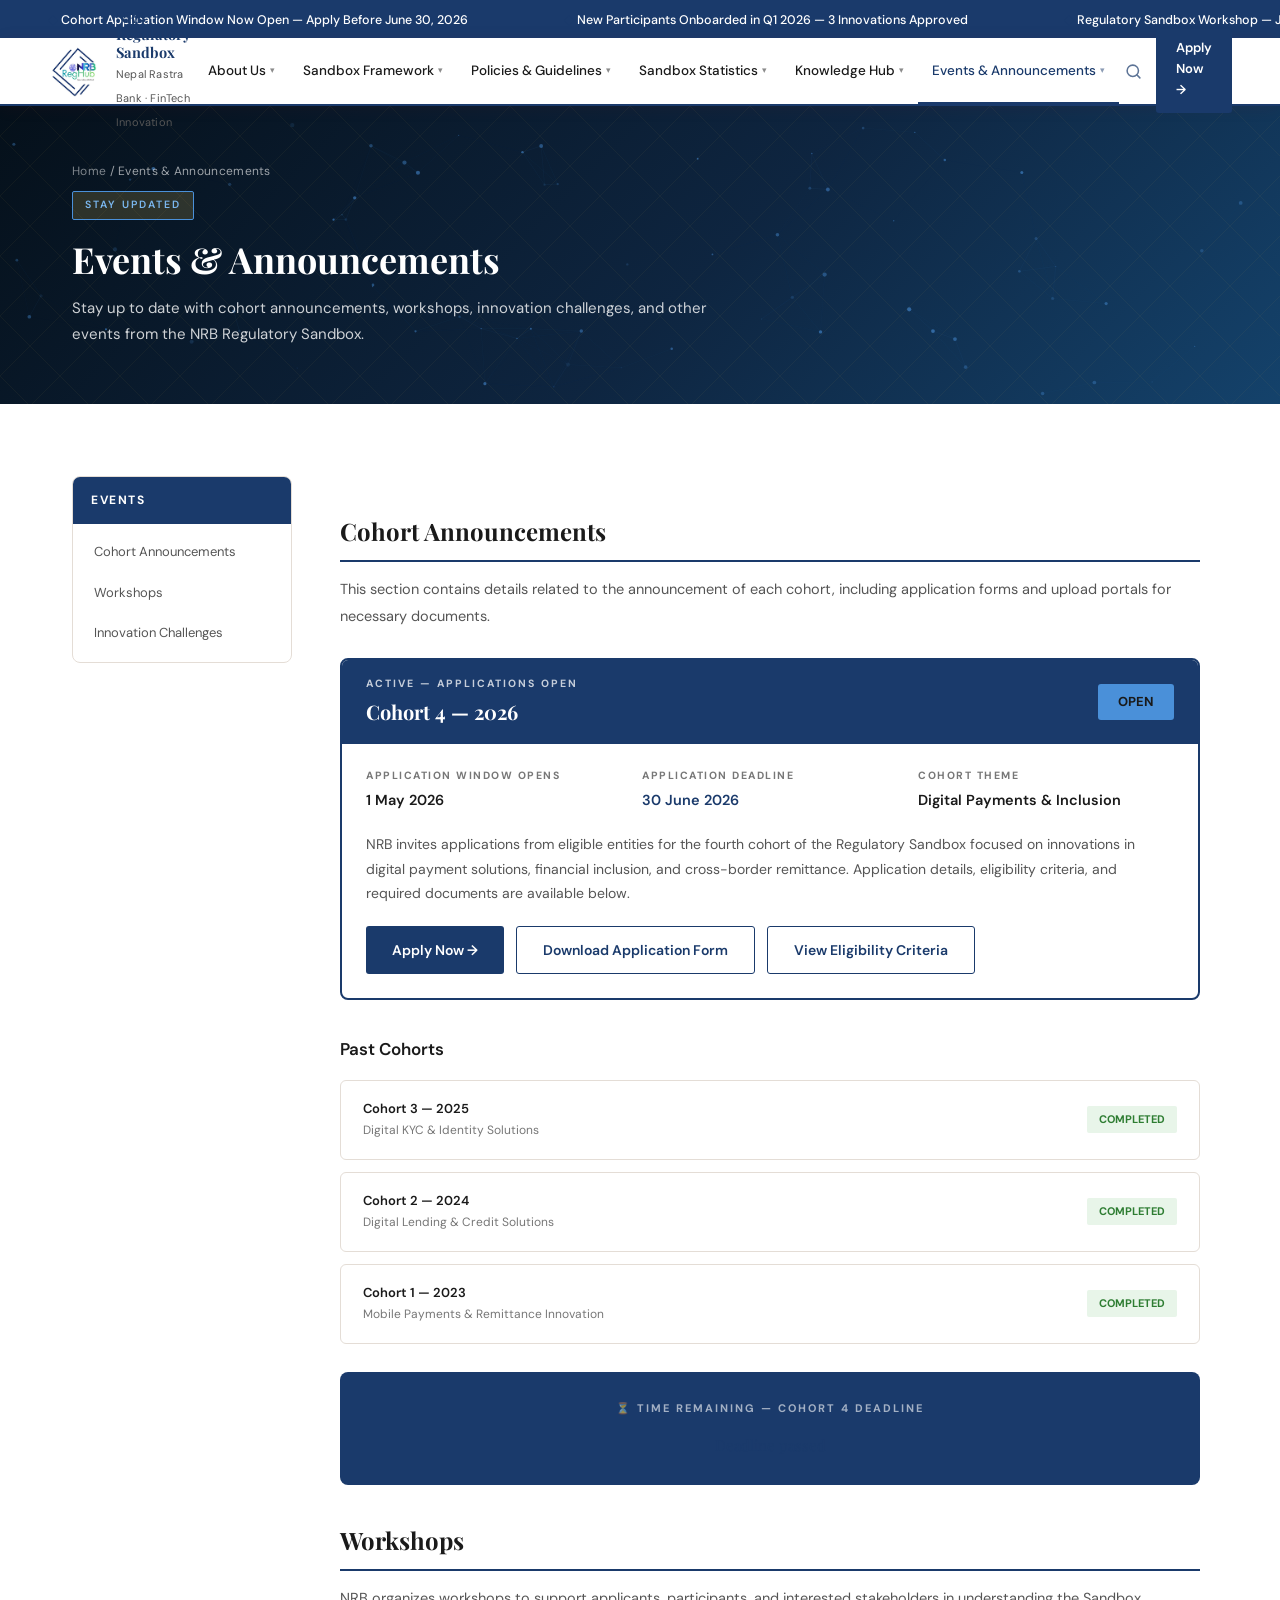
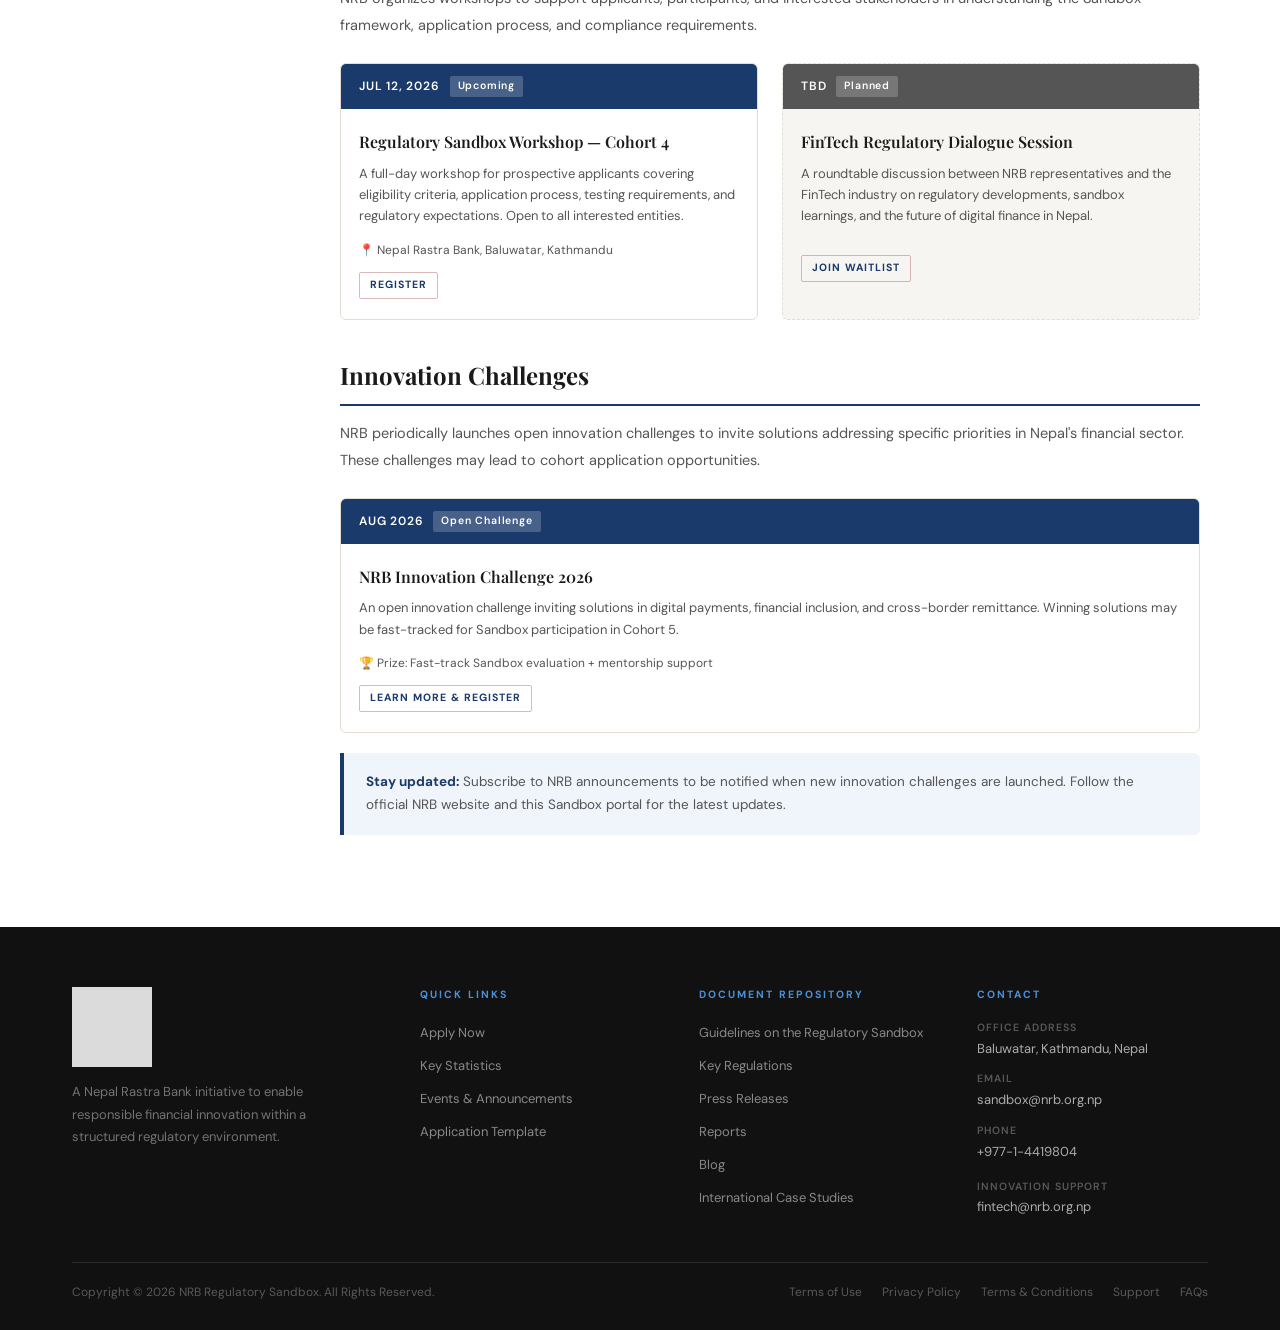
<file: events.html>
<!DOCTYPE html>
<html lang="en">
<head>
<meta charset="UTF-8">
<meta name="viewport" content="width=device-width, initial-scale=1.0">
<title>Events &amp; Announcements — NRB Regulatory Sandbox</title>
<link rel="stylesheet" href="assets/style.css">
</head>
<body>
<a href="#main-content" class="skip-link">Skip to main content</a>
<div id="nav-container"></div>

<div class="page-hero">
  <div class="page-hero-content">
    <div class="page-breadcrumb"><a href="index.html">Home</a> / Events &amp; Announcements</div>
    <div class="tag-badge">Stay Updated</div>
    <h1>Events &amp; Announcements</h1>
    <p>Stay up to date with cohort announcements, workshops, innovation challenges, and other events from the NRB Regulatory Sandbox.</p>
  </div>
</div>

<section class="section">
  <div class="sidebar-layout">
    <div class="sidebar">
      <div class="sidebar-title">Events</div>
      <div class="sidebar-links">
        <a href="#cohort">Cohort Announcements</a>
        <a href="#workshops">Workshops</a>
        <a href="#challenges">Innovation Challenges</a>
      </div>
    </div>

    <div class="content-body">

      <!-- COHORT ANNOUNCEMENTS -->
      <div id="cohort">
        <h2>Cohort Announcements</h2>
        <p>This section contains details related to the announcement of each cohort, including application forms and upload portals for necessary documents.</p>

        <div style="margin:28px 0">
          <!-- Active Cohort Card -->
          <div style="border:2px solid var(--crimson);border-radius:8px;overflow:hidden;margin-bottom:24px">
            <div style="background:var(--crimson);color:#fff;padding:16px 24px;display:flex;align-items:center;justify-content:space-between">
              <div>
                <div style="font-size:10.5px;font-weight:700;letter-spacing:2px;text-transform:uppercase;opacity:0.75">Active — Applications Open</div>
                <div style="font-family:'Playfair Display',serif;font-size:20px;font-weight:700;margin-top:4px">Cohort 4 — 2026</div>
              </div>
              <div style="background:var(--gold);color:#1a1a1a;padding:8px 20px;border-radius:3px;font-weight:700;font-size:13px">OPEN</div>
            </div>
            <div style="padding:24px">
              <div style="display:grid;grid-template-columns:1fr 1fr 1fr;gap:20px;margin-bottom:20px">
                <div>
                  <div style="font-size:10.5px;font-weight:700;letter-spacing:1.5px;text-transform:uppercase;color:var(--light-text);margin-bottom:4px">Application Window Opens</div>
                  <div style="font-size:14.5px;font-weight:600;color:var(--dark)">1 May 2026</div>
                </div>
                <div>
                  <div style="font-size:10.5px;font-weight:700;letter-spacing:1.5px;text-transform:uppercase;color:var(--light-text);margin-bottom:4px">Application Deadline</div>
                  <div style="font-size:14.5px;font-weight:600;color:var(--crimson)">30 June 2026</div>
                </div>
                <div>
                  <div style="font-size:10.5px;font-weight:700;letter-spacing:1.5px;text-transform:uppercase;color:var(--light-text);margin-bottom:4px">Cohort Theme</div>
                  <div style="font-size:14.5px;font-weight:600;color:var(--dark)">Digital Payments &amp; Inclusion</div>
                </div>
              </div>
              <p style="font-size:14px;color:var(--mid);line-height:1.75;margin-bottom:20px">NRB invites applications from eligible entities for the fourth cohort of the Regulatory Sandbox focused on innovations in digital payment solutions, financial inclusion, and cross-border remittance. Application details, eligibility criteria, and required documents are available below.</p>
              <div style="display:flex;gap:12px;flex-wrap:wrap">
                <a href="apply.html" class="btn btn-primary">Apply Now →</a>
                <a href="policies.html#guidelines" class="btn btn-outline">Download Application Form</a>
                <a href="framework.html#eligibility" class="btn btn-outline">View Eligibility Criteria</a>
              </div>
            </div>
          </div>

          <!-- Past Cohorts -->
          <h3 style="margin-top:36px;margin-bottom:16px">Past Cohorts</h3>
          <div style="display:flex;flex-direction:column;gap:12px">
            <div style="border:1px solid var(--border);border-radius:6px;padding:18px 22px;display:flex;align-items:center;justify-content:space-between">
              <div>
                <div style="font-size:13px;font-weight:600;color:var(--dark)">Cohort 3 — 2025</div>
                <div style="font-size:12px;color:var(--light-text);margin-top:2px">Digital KYC &amp; Identity Solutions</div>
              </div>
              <span style="background:#e8f5e9;color:#2e7d32;padding:5px 12px;border-radius:2px;font-size:11px;font-weight:700">COMPLETED</span>
            </div>
            <div style="border:1px solid var(--border);border-radius:6px;padding:18px 22px;display:flex;align-items:center;justify-content:space-between">
              <div>
                <div style="font-size:13px;font-weight:600;color:var(--dark)">Cohort 2 — 2024</div>
                <div style="font-size:12px;color:var(--light-text);margin-top:2px">Digital Lending &amp; Credit Solutions</div>
              </div>
              <span style="background:#e8f5e9;color:#2e7d32;padding:5px 12px;border-radius:2px;font-size:11px;font-weight:700">COMPLETED</span>
            </div>
            <div style="border:1px solid var(--border);border-radius:6px;padding:18px 22px;display:flex;align-items:center;justify-content:space-between">
              <div>
                <div style="font-size:13px;font-weight:600;color:var(--dark)">Cohort 1 — 2023</div>
                <div style="font-size:12px;color:var(--light-text);margin-top:2px">Mobile Payments &amp; Remittance Innovation</div>
              </div>
              <span style="background:#e8f5e9;color:#2e7d32;padding:5px 12px;border-radius:2px;font-size:11px;font-weight:700">COMPLETED</span>
            </div>
          </div>
        </div>
      </div>

      <!-- WORKSHOPS -->
      <div id="workshops">
        <h2>Workshops</h2>
        <p>NRB organizes workshops to support applicants, participants, and interested stakeholders in understanding the Sandbox framework, application process, and compliance requirements.</p>
        <div class="cards-grid-2" style="margin-top:24px">
          <div class="event-card">
            <div class="event-header">JUL 12, 2026 <span class="event-type">Upcoming</span></div>
            <div class="event-body">
              <h4>Regulatory Sandbox Workshop — Cohort 4</h4>
              <p>A full-day workshop for prospective applicants covering eligibility criteria, application process, testing requirements, and regulatory expectations. Open to all interested entities.</p>
              <div style="margin-top:12px;font-size:12px;color:var(--mid)">📍 Nepal Rastra Bank, Baluwatar, Kathmandu</div>
              <a href="#" class="event-tag" style="margin-top:12px;display:inline-block">Register</a>
            </div>
          </div>
          <div class="event-card" style="border:1px dashed var(--border);background:var(--light)">
            <div class="event-header" style="background:var(--mid)">TBD <span class="event-type">Planned</span></div>
            <div class="event-body">
              <h4>FinTech Regulatory Dialogue Session</h4>
              <p>A roundtable discussion between NRB representatives and the FinTech industry on regulatory developments, sandbox learnings, and the future of digital finance in Nepal.</p>
              <a href="#" class="event-tag">Join Waitlist</a>
            </div>
          </div>
        </div>
      </div>

      <!-- INNOVATION CHALLENGES -->
      <div id="challenges">
        <h2>Innovation Challenges</h2>
        <p>NRB periodically launches open innovation challenges to invite solutions addressing specific priorities in Nepal's financial sector. These challenges may lead to cohort application opportunities.</p>
        <div style="margin-top:24px">
          <div class="event-card" style="margin-bottom:16px">
            <div class="event-header">AUG 2026 <span class="event-type">Open Challenge</span></div>
            <div class="event-body">
              <h4>NRB Innovation Challenge 2026</h4>
              <p>An open innovation challenge inviting solutions in digital payments, financial inclusion, and cross-border remittance. Winning solutions may be fast-tracked for Sandbox participation in Cohort 5.</p>
              <div style="margin-top:12px;font-size:12px;color:var(--mid)">🏆 Prize: Fast-track Sandbox evaluation + mentorship support</div>
              <a href="#" class="event-tag" style="display:inline-block;margin-top:12px">Learn More &amp; Register</a>
            </div>
          </div>
          <div class="info-box">
            <p><strong>Stay updated:</strong> Subscribe to NRB announcements to be notified when new innovation challenges are launched. Follow the official NRB website and this Sandbox portal for the latest updates.</p>
          </div>
        </div>
      </div>

    </div>
  </div>
</section>

<div id="footer-container"></div>
<script src="assets/shared.js"></script>
<script src="assets/dynamic.js"></script>
<script>
initPage('nav-events');
const sections = document.querySelectorAll('[id]');
const sidebarLinks = document.querySelectorAll('.sidebar-links a');
window.addEventListener('scroll', () => {
  let current = '';
  sections.forEach(s => { if (window.scrollY >= s.offsetTop - 120) current = s.id; });
  sidebarLinks.forEach(a => {
    a.classList.remove('active');
    if (a.getAttribute('href') === '#' + current) a.classList.add('active');
  });
});
</script>
</body>
</html>
<script>
document.addEventListener('DOMContentLoaded', function(){
  // Insert live countdown under cohort 4 card
  const cohortSection = document.getElementById('cohort');
  if(cohortSection){
    const cdBox = document.createElement('div');
    cdBox.style.cssText = 'background:var(--crimson,#1A3A6B);border-radius:8px;padding:28px 32px;margin-top:24px;text-align:center;';
    cdBox.innerHTML = `
      <div style="font-size:11px;font-weight:700;letter-spacing:2px;text-transform:uppercase;color:rgba(255,255,255,0.6);margin-bottom:16px">⏳ Time Remaining — Cohort 4 Deadline</div>
      <div id="event-countdown" class="countdown-wrap" style="justify-content:center;flex-wrap:wrap;gap:10px;"></div>
    `;
    cohortSection.appendChild(cdBox);
    initCountdown('event-countdown', '2026-06-30T23:59:59');
  }

  // Toast on register clicks
  document.querySelectorAll('.event-tag').forEach(btn => {
    btn.addEventListener('click', function(e){
      if(this.textContent.trim() === 'Register'){
        e.preventDefault();
        showToast('Registration form will open shortly. Check your email for confirmation.', 'info');
      }
    });
  });
});
</script>
<script>
// Ripple on buttons
document.addEventListener('click', function(e){
  const btn = e.target.closest('.btn');
  if(!btn) return;
  const r = document.createElement('span');
  r.className='ripple';
  const rect=btn.getBoundingClientRect();
  const size=Math.max(rect.width,rect.height);
  r.style.cssText=`width:${size}px;height:${size}px;left:${e.clientX-rect.left-size/2}px;top:${e.clientY-rect.top-size/2}px;`;
  btn.appendChild(r);
  setTimeout(()=>r.remove(),600);
});

// Download button toasts
document.querySelectorAll('.download-btn').forEach(btn=>{
  btn.addEventListener('click',function(e){
    e.preventDefault();
    showToast('Download starting… Check your downloads folder.','success');
  });
});
</script>
</file>
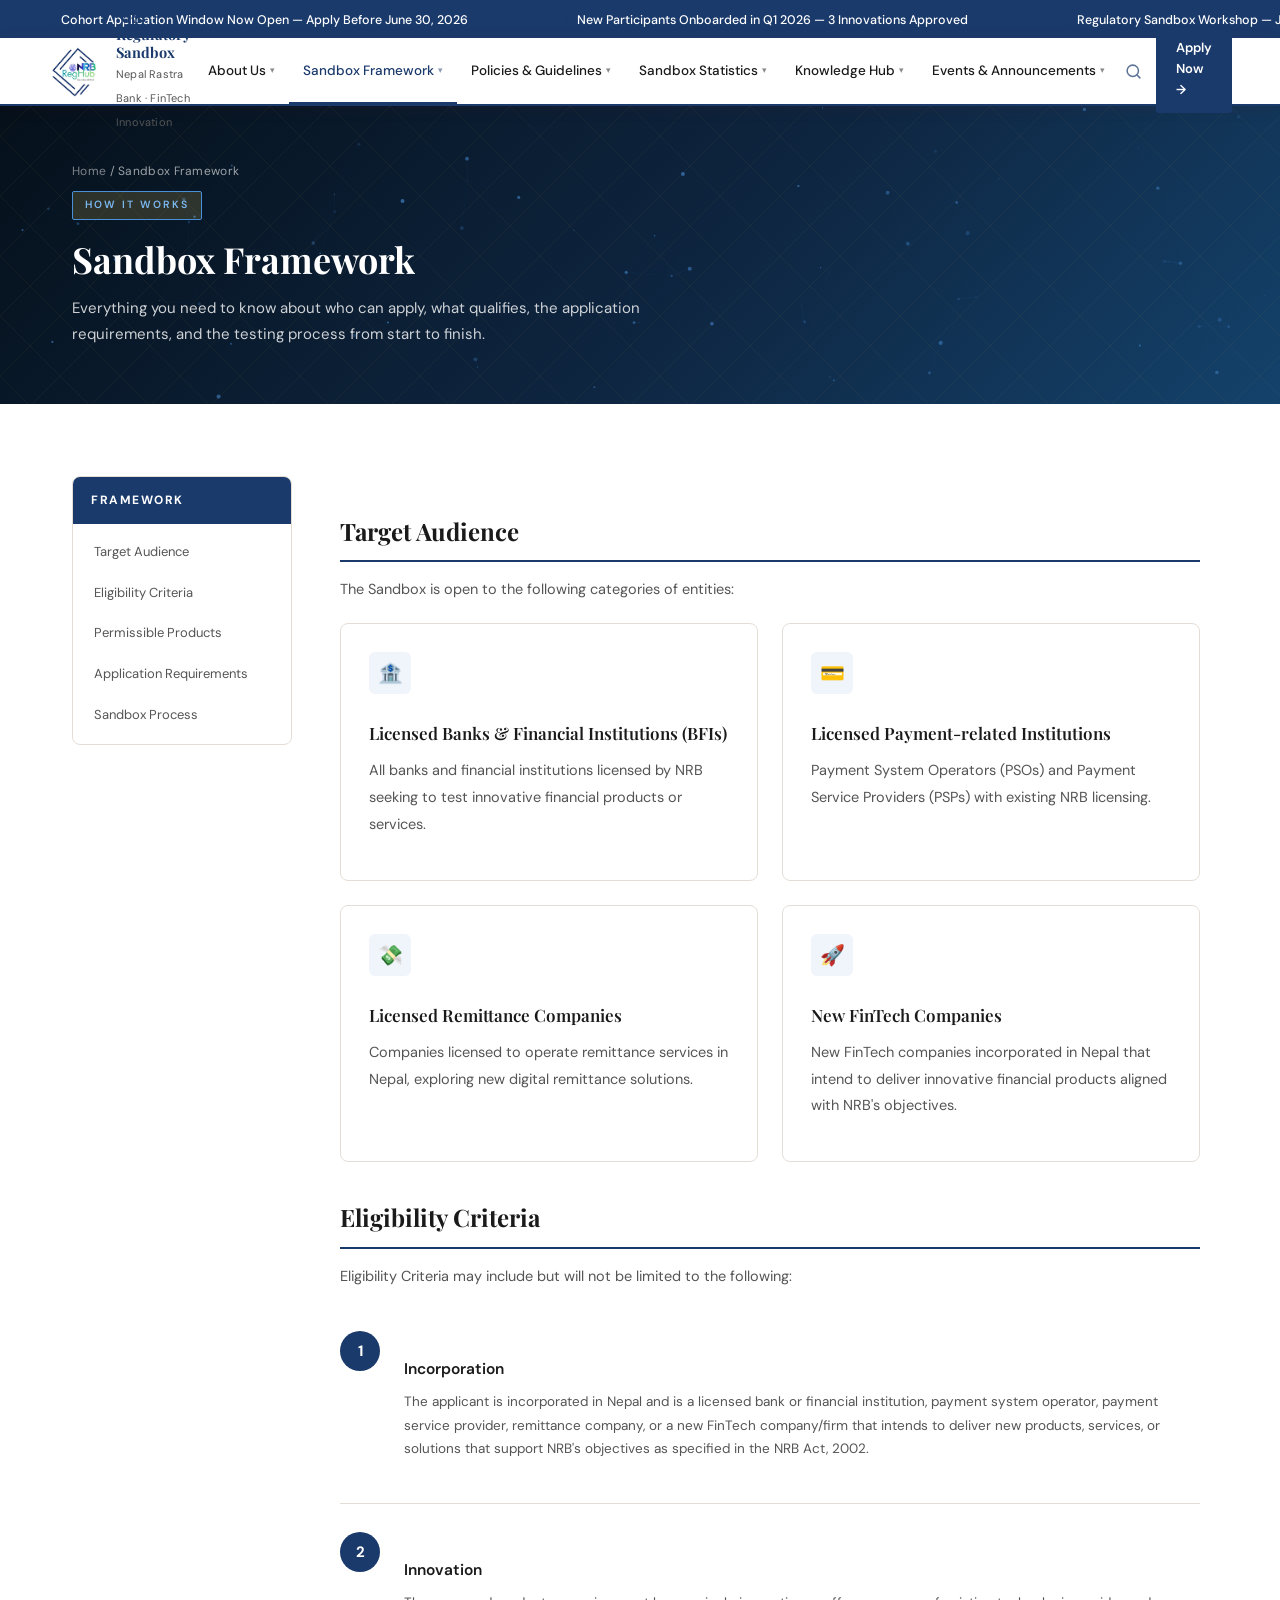
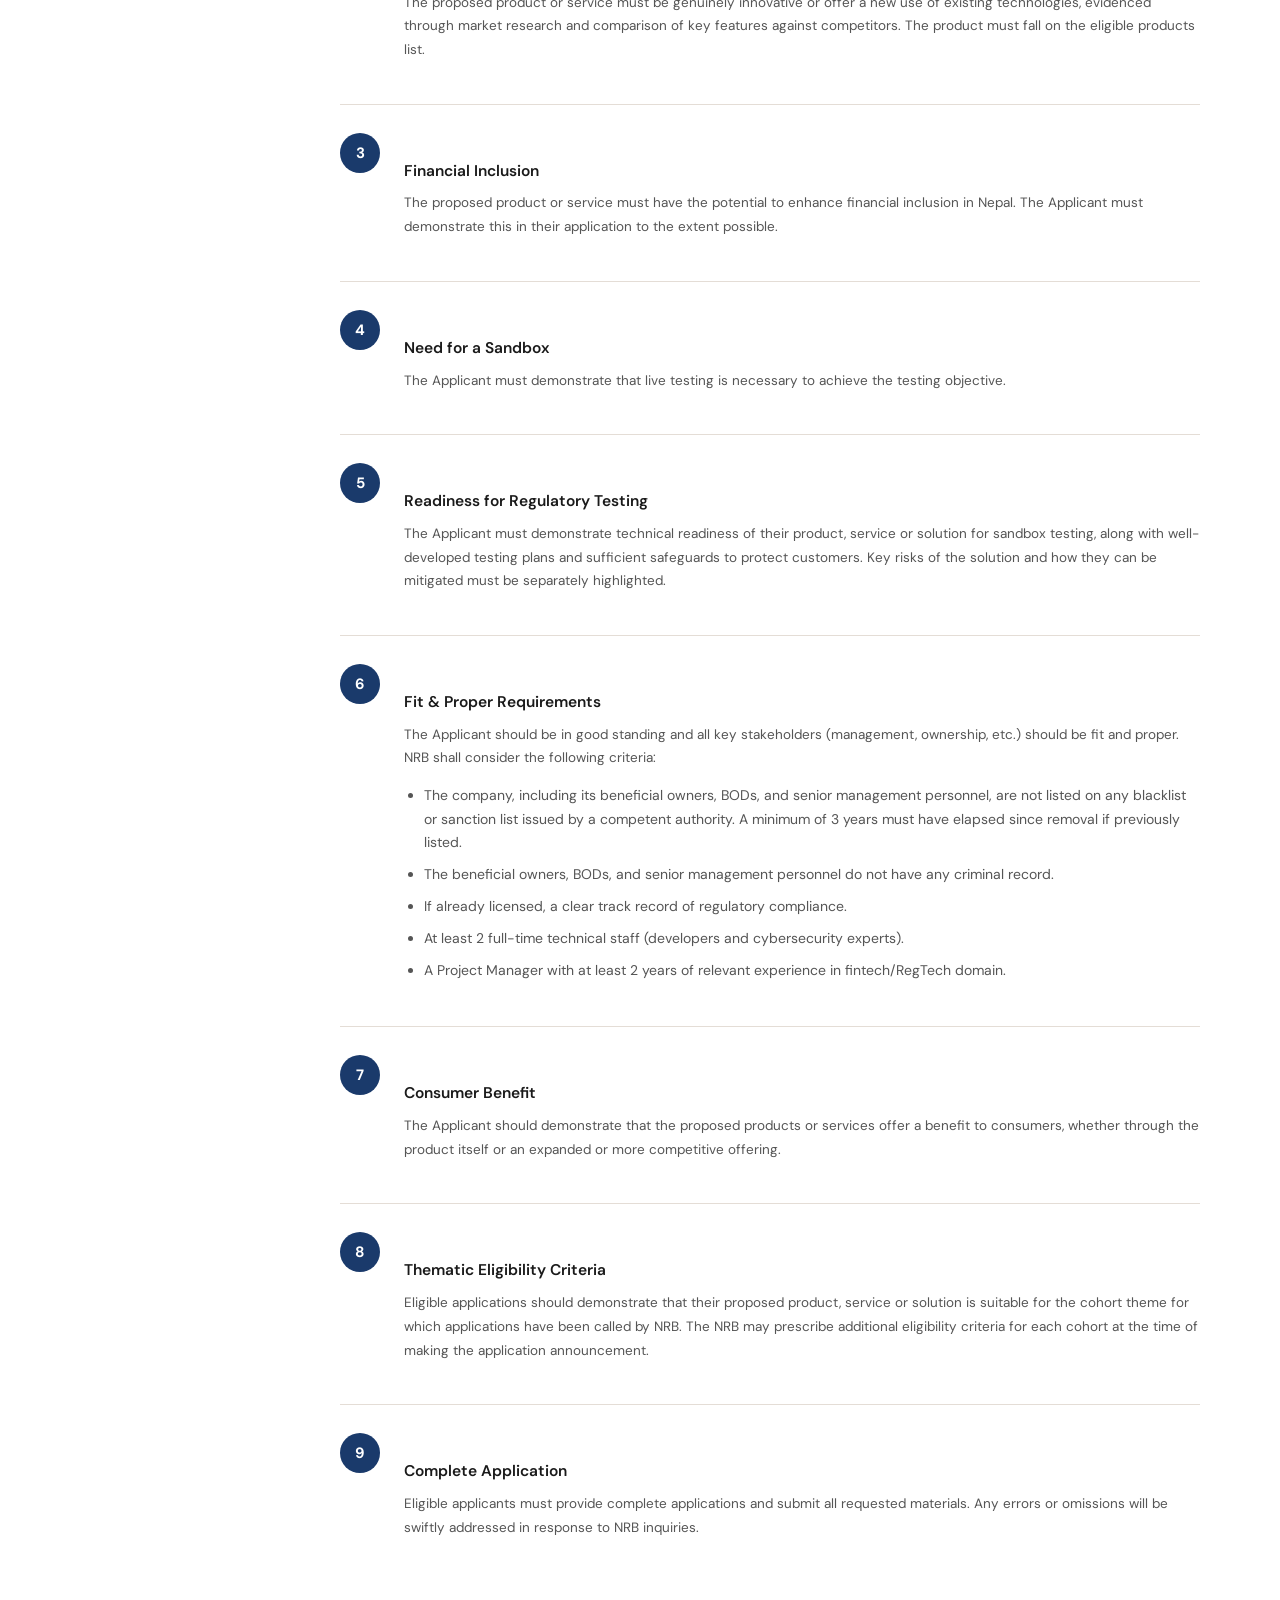
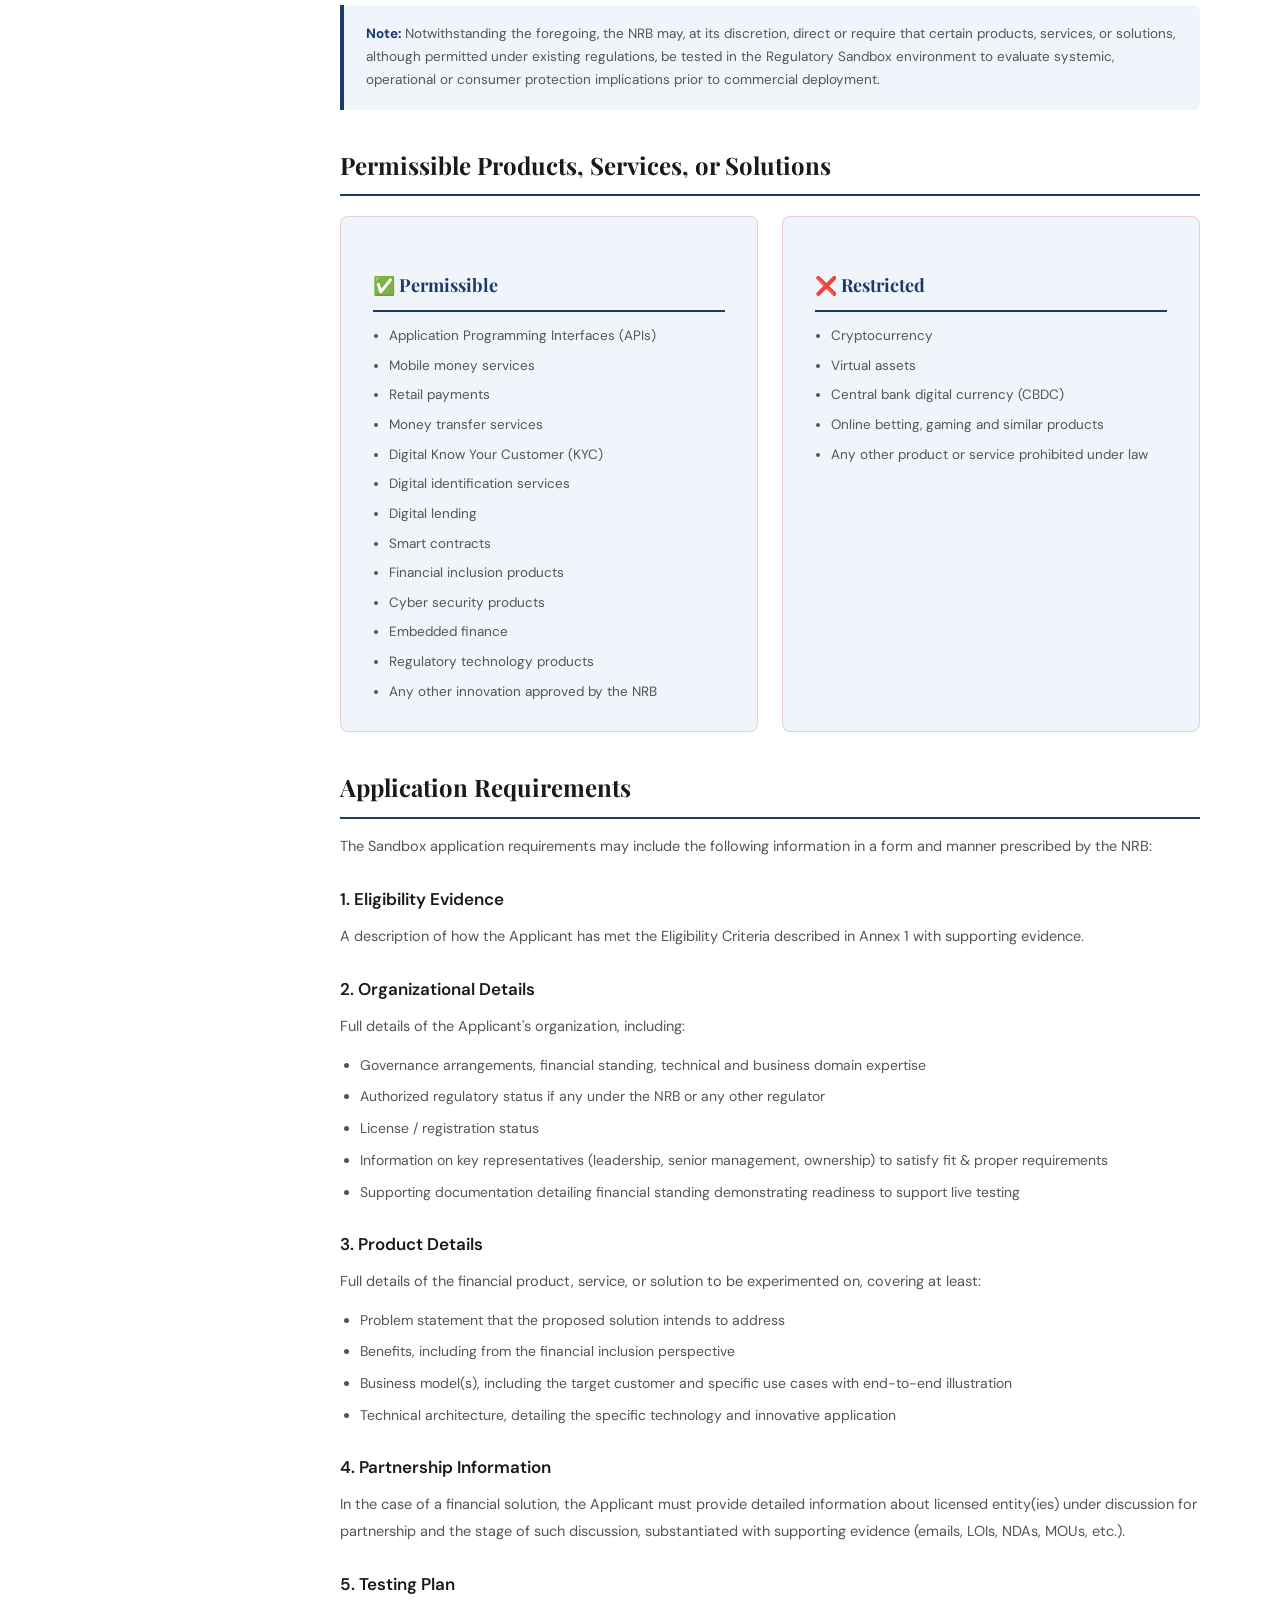
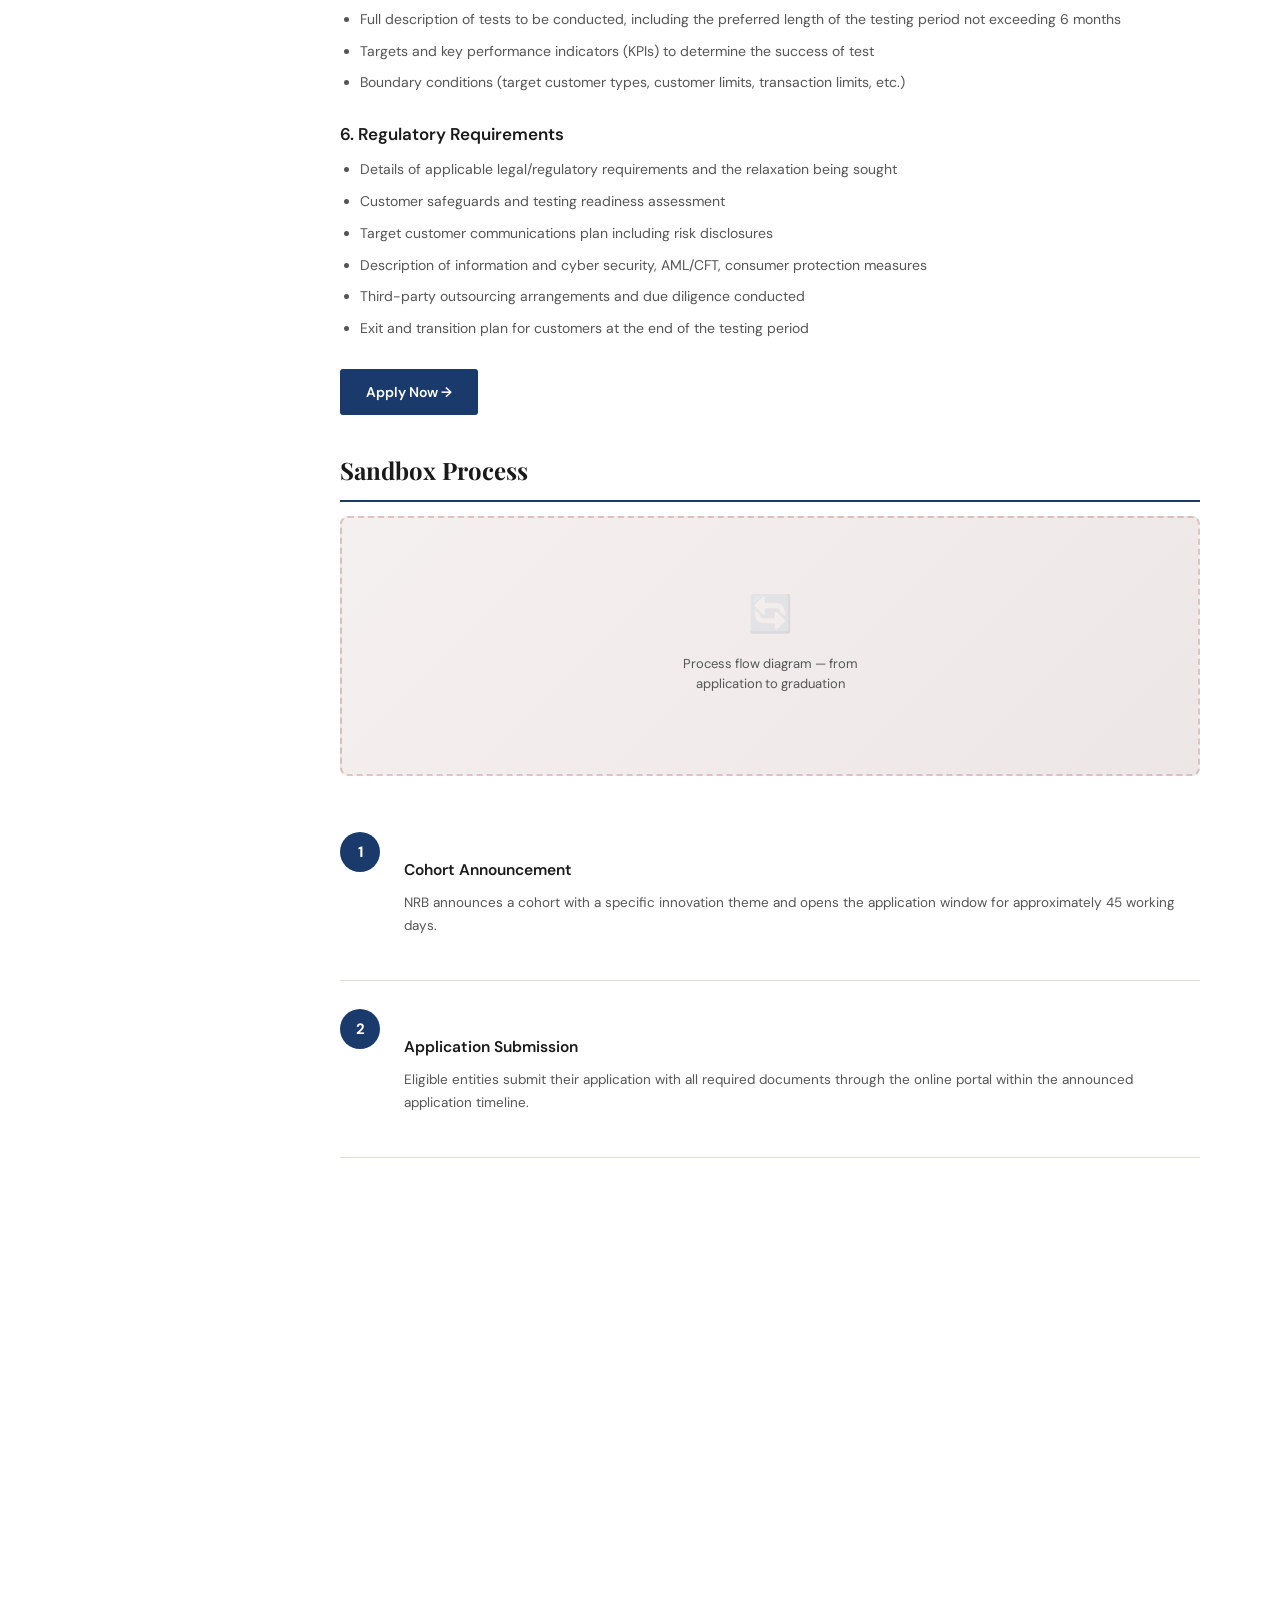
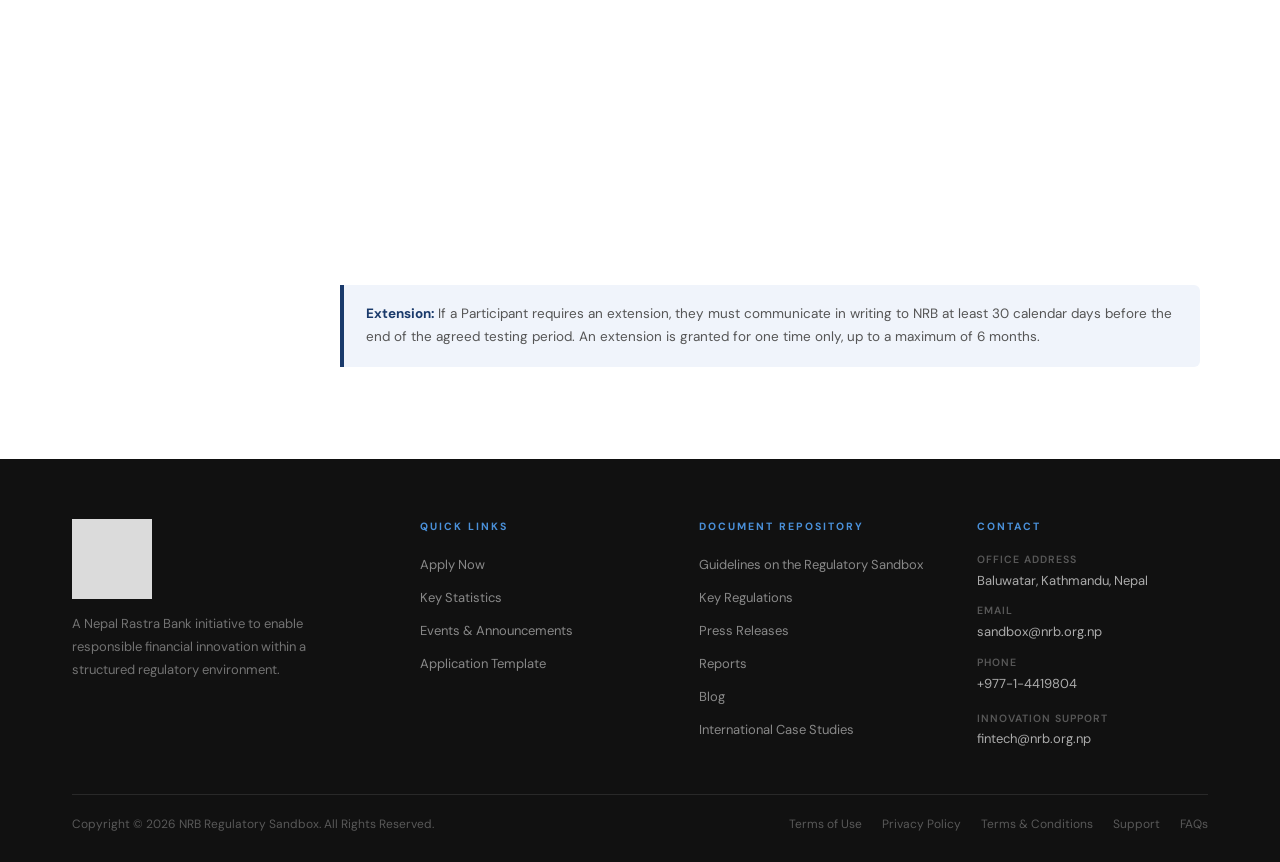
<file: framework.html>
<!DOCTYPE html>
<html lang="en">
<head>
<meta charset="UTF-8">
<meta name="viewport" content="width=device-width, initial-scale=1.0">
<title>Sandbox Framework — NRB Regulatory Sandbox</title>
<link rel="stylesheet" href="assets/style.css">
</head>
<body>
<a href="#main-content" class="skip-link">Skip to main content</a>
<div id="nav-container"></div>

<div class="page-hero">
  <div class="page-hero-content">
    <div class="page-breadcrumb"><a href="index.html">Home</a> / Sandbox Framework</div>
    <div class="tag-badge">How It Works</div>
    <h1>Sandbox Framework</h1>
    <p>Everything you need to know about who can apply, what qualifies, the application requirements, and the testing process from start to finish.</p>
  </div>
</div>

<section class="section">
  <div class="sidebar-layout">
    <div class="sidebar">
      <div class="sidebar-title">Framework</div>
      <div class="sidebar-links">
        <a href="#target-audience">Target Audience</a>
        <a href="#eligibility">Eligibility Criteria</a>
        <a href="#products">Permissible Products</a>
        <a href="#application">Application Requirements</a>
        <a href="#process">Sandbox Process</a>
      </div>
    </div>

    <div class="content-body">

      <!-- TARGET AUDIENCE -->
      <div id="target-audience">
        <h2>Target Audience</h2>
        <p>The Sandbox is open to the following categories of entities:</p>
        <div class="cards-grid-2" style="margin-top:20px">
          <div class="card">
            <div class="card-icon">🏦</div>
            <h3>Licensed Banks &amp; Financial Institutions (BFIs)</h3>
            <p>All banks and financial institutions licensed by NRB seeking to test innovative financial products or services.</p>
          </div>
          <div class="card">
            <div class="card-icon">💳</div>
            <h3>Licensed Payment-related Institutions</h3>
            <p>Payment System Operators (PSOs) and Payment Service Providers (PSPs) with existing NRB licensing.</p>
          </div>
          <div class="card">
            <div class="card-icon">💸</div>
            <h3>Licensed Remittance Companies</h3>
            <p>Companies licensed to operate remittance services in Nepal, exploring new digital remittance solutions.</p>
          </div>
          <div class="card">
            <div class="card-icon">🚀</div>
            <h3>New FinTech Companies</h3>
            <p>New FinTech companies incorporated in Nepal that intend to deliver innovative financial products aligned with NRB's objectives.</p>
          </div>
        </div>
      </div>

      <!-- ELIGIBILITY -->
      <div id="eligibility">
        <h2>Eligibility Criteria</h2>
        <p>Eligibility Criteria may include but will not be limited to the following:</p>

        <div class="steps-list">
          <div class="step-item">
            <div style="width:40px;height:40px;background:var(--crimson);color:#fff;border-radius:50%;display:flex;align-items:center;justify-content:center;font-weight:700;font-size:15px;flex-shrink:0">1</div>
            <div class="step-body">
              <h3>Incorporation</h3>
              <p>The applicant is incorporated in Nepal and is a licensed bank or financial institution, payment system operator, payment service provider, remittance company, or a new FinTech company/firm that intends to deliver new products, services, or solutions that support NRB's objectives as specified in the NRB Act, 2002.</p>
            </div>
          </div>
          <div class="step-item">
            <div style="width:40px;height:40px;background:var(--crimson);color:#fff;border-radius:50%;display:flex;align-items:center;justify-content:center;font-weight:700;font-size:15px;flex-shrink:0">2</div>
            <div class="step-body">
              <h3>Innovation</h3>
              <p>The proposed product or service must be genuinely innovative or offer a new use of existing technologies, evidenced through market research and comparison of key features against competitors. The product must fall on the eligible products list.</p>
            </div>
          </div>
          <div class="step-item">
            <div style="width:40px;height:40px;background:var(--crimson);color:#fff;border-radius:50%;display:flex;align-items:center;justify-content:center;font-weight:700;font-size:15px;flex-shrink:0">3</div>
            <div class="step-body">
              <h3>Financial Inclusion</h3>
              <p>The proposed product or service must have the potential to enhance financial inclusion in Nepal. The Applicant must demonstrate this in their application to the extent possible.</p>
            </div>
          </div>
          <div class="step-item">
            <div style="width:40px;height:40px;background:var(--crimson);color:#fff;border-radius:50%;display:flex;align-items:center;justify-content:center;font-weight:700;font-size:15px;flex-shrink:0">4</div>
            <div class="step-body">
              <h3>Need for a Sandbox</h3>
              <p>The Applicant must demonstrate that live testing is necessary to achieve the testing objective.</p>
            </div>
          </div>
          <div class="step-item">
            <div style="width:40px;height:40px;background:var(--crimson);color:#fff;border-radius:50%;display:flex;align-items:center;justify-content:center;font-weight:700;font-size:15px;flex-shrink:0">5</div>
            <div class="step-body">
              <h3>Readiness for Regulatory Testing</h3>
              <p>The Applicant must demonstrate technical readiness of their product, service or solution for sandbox testing, along with well-developed testing plans and sufficient safeguards to protect customers. Key risks of the solution and how they can be mitigated must be separately highlighted.</p>
            </div>
          </div>
          <div class="step-item">
            <div style="width:40px;height:40px;background:var(--crimson);color:#fff;border-radius:50%;display:flex;align-items:center;justify-content:center;font-weight:700;font-size:15px;flex-shrink:0">6</div>
            <div class="step-body">
              <h3>Fit &amp; Proper Requirements</h3>
              <p>The Applicant should be in good standing and all key stakeholders (management, ownership, etc.) should be fit and proper. NRB shall consider the following criteria:</p>
              <ul style="margin-top:10px">
                <li>The company, including its beneficial owners, BODs, and senior management personnel, are not listed on any blacklist or sanction list issued by a competent authority. A minimum of 3 years must have elapsed since removal if previously listed.</li>
                <li>The beneficial owners, BODs, and senior management personnel do not have any criminal record.</li>
                <li>If already licensed, a clear track record of regulatory compliance.</li>
                <li>At least 2 full-time technical staff (developers and cybersecurity experts).</li>
                <li>A Project Manager with at least 2 years of relevant experience in fintech/RegTech domain.</li>
              </ul>
            </div>
          </div>
          <div class="step-item">
            <div style="width:40px;height:40px;background:var(--crimson);color:#fff;border-radius:50%;display:flex;align-items:center;justify-content:center;font-weight:700;font-size:15px;flex-shrink:0">7</div>
            <div class="step-body">
              <h3>Consumer Benefit</h3>
              <p>The Applicant should demonstrate that the proposed products or services offer a benefit to consumers, whether through the product itself or an expanded or more competitive offering.</p>
            </div>
          </div>
          <div class="step-item">
            <div style="width:40px;height:40px;background:var(--crimson);color:#fff;border-radius:50%;display:flex;align-items:center;justify-content:center;font-weight:700;font-size:15px;flex-shrink:0">8</div>
            <div class="step-body">
              <h3>Thematic Eligibility Criteria</h3>
              <p>Eligible applications should demonstrate that their proposed product, service or solution is suitable for the cohort theme for which applications have been called by NRB. The NRB may prescribe additional eligibility criteria for each cohort at the time of making the application announcement.</p>
            </div>
          </div>
          <div class="step-item">
            <div style="width:40px;height:40px;background:var(--crimson);color:#fff;border-radius:50%;display:flex;align-items:center;justify-content:center;font-weight:700;font-size:15px;flex-shrink:0">9</div>
            <div class="step-body">
              <h3>Complete Application</h3>
              <p>Eligible applicants must provide complete applications and submit all requested materials. Any errors or omissions will be swiftly addressed in response to NRB inquiries.</p>
            </div>
          </div>
        </div>
        <div class="info-box" style="margin-top:24px">
          <p><strong>Note:</strong> Notwithstanding the foregoing, the NRB may, at its discretion, direct or require that certain products, services, or solutions, although permitted under existing regulations, be tested in the Regulatory Sandbox environment to evaluate systemic, operational or consumer protection implications prior to commercial deployment.</p>
        </div>
      </div>

      <!-- PRODUCTS -->
      <div id="products">
        <h2>Permissible Products, Services, or Solutions</h2>
        <div class="cards-grid-2" style="margin-top:20px">
          <div class="highlight-box">
            <h3>✅ Permissible</h3>
            <ul>
              <li>Application Programming Interfaces (APIs)</li>
              <li>Mobile money services</li>
              <li>Retail payments</li>
              <li>Money transfer services</li>
              <li>Digital Know Your Customer (KYC)</li>
              <li>Digital identification services</li>
              <li>Digital lending</li>
              <li>Smart contracts</li>
              <li>Financial inclusion products</li>
              <li>Cyber security products</li>
              <li>Embedded finance</li>
              <li>Regulatory technology products</li>
              <li>Any other innovation approved by the NRB</li>
            </ul>
          </div>
          <div class="highlight-box" style="background:#f0f4fb;border-color:rgba(200,0,0,0.15)">
            <h3 style="color:#1A3A6B;border-color:#1A3A6B">❌ Restricted</h3>
            <ul>
              <li>Cryptocurrency</li>
              <li>Virtual assets</li>
              <li>Central bank digital currency (CBDC)</li>
              <li>Online betting, gaming and similar products</li>
              <li>Any other product or service prohibited under law</li>
            </ul>
          </div>
        </div>
      </div>

      <!-- APPLICATION REQUIREMENTS -->
      <div id="application">
        <h2>Application Requirements</h2>
        <p>The Sandbox application requirements may include the following information in a form and manner prescribed by the NRB:</p>

        <h3>1. Eligibility Evidence</h3>
        <p>A description of how the Applicant has met the Eligibility Criteria described in Annex 1 with supporting evidence.</p>

        <h3>2. Organizational Details</h3>
        <p>Full details of the Applicant's organization, including:</p>
        <ul>
          <li>Governance arrangements, financial standing, technical and business domain expertise</li>
          <li>Authorized regulatory status if any under the NRB or any other regulator</li>
          <li>License / registration status</li>
          <li>Information on key representatives (leadership, senior management, ownership) to satisfy fit &amp; proper requirements</li>
          <li>Supporting documentation detailing financial standing demonstrating readiness to support live testing</li>
        </ul>

        <h3>3. Product Details</h3>
        <p>Full details of the financial product, service, or solution to be experimented on, covering at least:</p>
        <ul>
          <li>Problem statement that the proposed solution intends to address</li>
          <li>Benefits, including from the financial inclusion perspective</li>
          <li>Business model(s), including the target customer and specific use cases with end-to-end illustration</li>
          <li>Technical architecture, detailing the specific technology and innovative application</li>
        </ul>

        <h3>4. Partnership Information</h3>
        <p>In the case of a financial solution, the Applicant must provide detailed information about licensed entity(ies) under discussion for partnership and the stage of such discussion, substantiated with supporting evidence (emails, LOIs, NDAs, MOUs, etc.).</p>

        <h3>5. Testing Plan</h3>
        <ul>
          <li>Full description of tests to be conducted, including the preferred length of the testing period not exceeding 6 months</li>
          <li>Targets and key performance indicators (KPIs) to determine the success of test</li>
          <li>Boundary conditions (target customer types, customer limits, transaction limits, etc.)</li>
        </ul>

        <h3>6. Regulatory Requirements</h3>
        <ul>
          <li>Details of applicable legal/regulatory requirements and the relaxation being sought</li>
          <li>Customer safeguards and testing readiness assessment</li>
          <li>Target customer communications plan including risk disclosures</li>
          <li>Description of information and cyber security, AML/CFT, consumer protection measures</li>
          <li>Third-party outsourcing arrangements and due diligence conducted</li>
          <li>Exit and transition plan for customers at the end of the testing period</li>
        </ul>
        <div style="margin-top:28px">
          <a href="apply.html" class="btn btn-primary">Apply Now →</a>
        </div>
      </div>

      <!-- SANDBOX PROCESS -->
      <div id="process">
        <h2>Sandbox Process</h2>
        <div class="placeholder-box" style="height:260px;margin-bottom:28px">
          <div class="ph-icon">🔄</div>
          <p>Process flow diagram — from application to graduation</p>
        </div>
        <div class="steps-list">
          <div class="step-item">
            <div style="width:40px;height:40px;background:var(--crimson);color:#fff;border-radius:50%;display:flex;align-items:center;justify-content:center;font-weight:700;font-size:15px;flex-shrink:0">1</div>
            <div class="step-body"><h3>Cohort Announcement</h3><p>NRB announces a cohort with a specific innovation theme and opens the application window for approximately 45 working days.</p></div>
          </div>
          <div class="step-item">
            <div style="width:40px;height:40px;background:var(--crimson);color:#fff;border-radius:50%;display:flex;align-items:center;justify-content:center;font-weight:700;font-size:15px;flex-shrink:0">2</div>
            <div class="step-body"><h3>Application Submission</h3><p>Eligible entities submit their application with all required documents through the online portal within the announced application timeline.</p></div>
          </div>
          <div class="step-item">
            <div style="width:40px;height:40px;background:var(--crimson);color:#fff;border-radius:50%;display:flex;align-items:center;justify-content:center;font-weight:700;font-size:15px;flex-shrink:0">3</div>
            <div class="step-body"><h3>Initial Screening</h3><p>Applications are reviewed by the Sandbox Committee for completeness and preliminary eligibility. Shortlisted applications proceed to the Evaluation Team.</p></div>
          </div>
          <div class="step-item">
            <div style="width:40px;height:40px;background:var(--crimson);color:#fff;border-radius:50%;display:flex;align-items:center;justify-content:center;font-weight:700;font-size:15px;flex-shrink:0">4</div>
            <div class="step-body"><h3>Evaluation &amp; Selection</h3><p>The Evaluation Team conducts a thorough assessment, including fit-and-proper checks. Recommended participants are approved by the Sandbox Governing Committee.</p></div>
          </div>
          <div class="step-item">
            <div style="width:40px;height:40px;background:var(--crimson);color:#fff;border-radius:50%;display:flex;align-items:center;justify-content:center;font-weight:700;font-size:15px;flex-shrink:0">5</div>
            <div class="step-body"><h3>Sandbox Testing</h3><p>Accepted participants test their product, service or solution under defined boundary conditions and regulatory oversight. The maximum testing period is <strong>6 months</strong>, with a possible one-time extension of up to an additional 6 months.</p></div>
          </div>
          <div class="step-item">
            <div style="width:40px;height:40px;background:var(--crimson);color:#fff;border-radius:50%;display:flex;align-items:center;justify-content:center;font-weight:700;font-size:15px;flex-shrink:0">6</div>
            <div class="step-body"><h3>Evaluation &amp; Graduation</h3><p>Upon completion of testing, NRB evaluates performance against KPIs, consumer protection readiness, and suitability for broader market adoption. Successful participants are graduated through an appropriate exit pathway.</p></div>
          </div>
        </div>
        <div class="info-box">
          <p><strong>Extension:</strong> If a Participant requires an extension, they must communicate in writing to NRB at least 30 calendar days before the end of the agreed testing period. An extension is granted for one time only, up to a maximum of 6 months.</p>
        </div>
      </div>

    </div>
  </div>
</section>

<div id="footer-container"></div>
<script src="assets/shared.js"></script>
<script src="assets/dynamic.js"></script>
<script>
initPage('nav-framework');
const sections = document.querySelectorAll('[id]');
const sidebarLinks = document.querySelectorAll('.sidebar-links a');
window.addEventListener('scroll', () => {
  let current = '';
  sections.forEach(s => { if (window.scrollY >= s.offsetTop - 120) current = s.id; });
  sidebarLinks.forEach(a => {
    a.classList.remove('active');
    if (a.getAttribute('href') === '#' + current) a.classList.add('active');
  });
});
</script>
</body>
</html>
<script>
// Ripple on buttons
document.addEventListener('click', function(e){
  const btn = e.target.closest('.btn');
  if(!btn) return;
  const r = document.createElement('span');
  r.className='ripple';
  const rect=btn.getBoundingClientRect();
  const size=Math.max(rect.width,rect.height);
  r.style.cssText=`width:${size}px;height:${size}px;left:${e.clientX-rect.left-size/2}px;top:${e.clientY-rect.top-size/2}px;`;
  btn.appendChild(r);
  setTimeout(()=>r.remove(),600);
});

// Download button toasts
document.querySelectorAll('.download-btn').forEach(btn=>{
  btn.addEventListener('click',function(e){
    e.preventDefault();
    showToast('Download starting… Check your downloads folder.','success');
  });
});
</script>
</file>
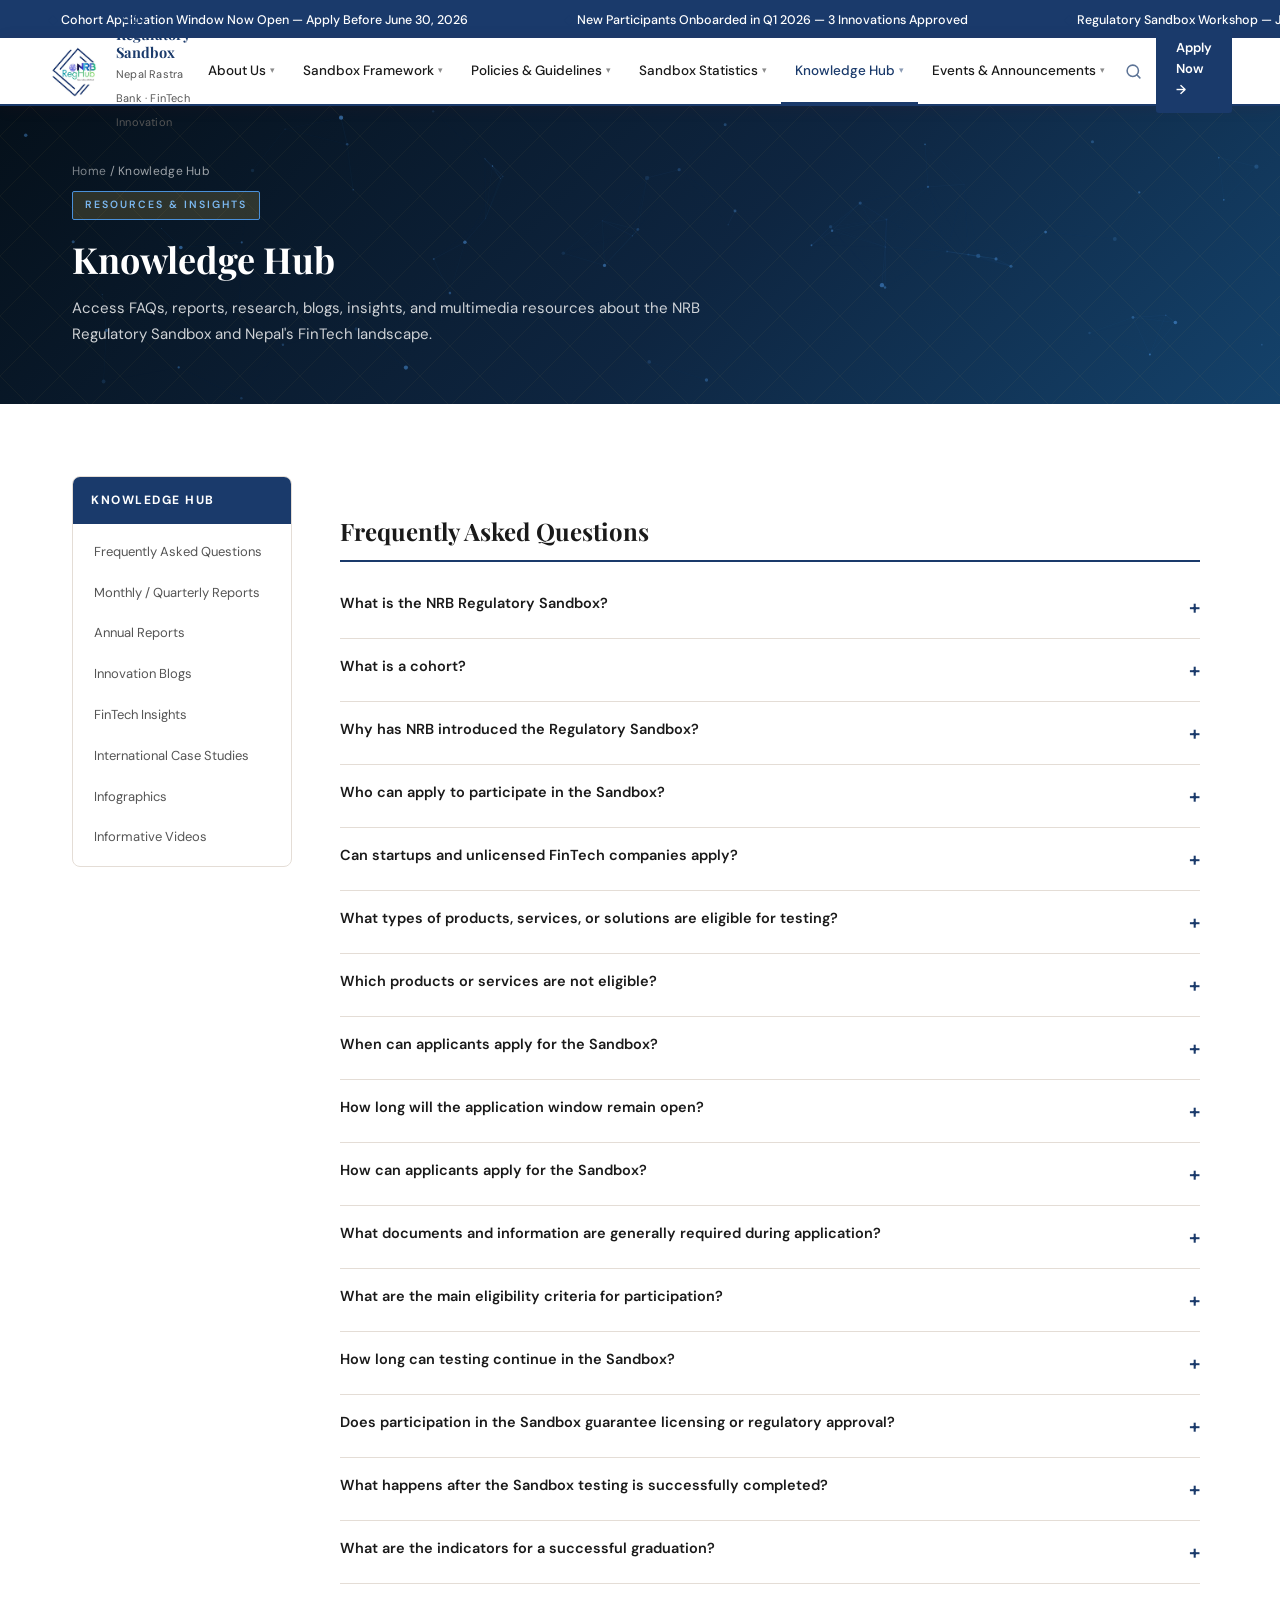
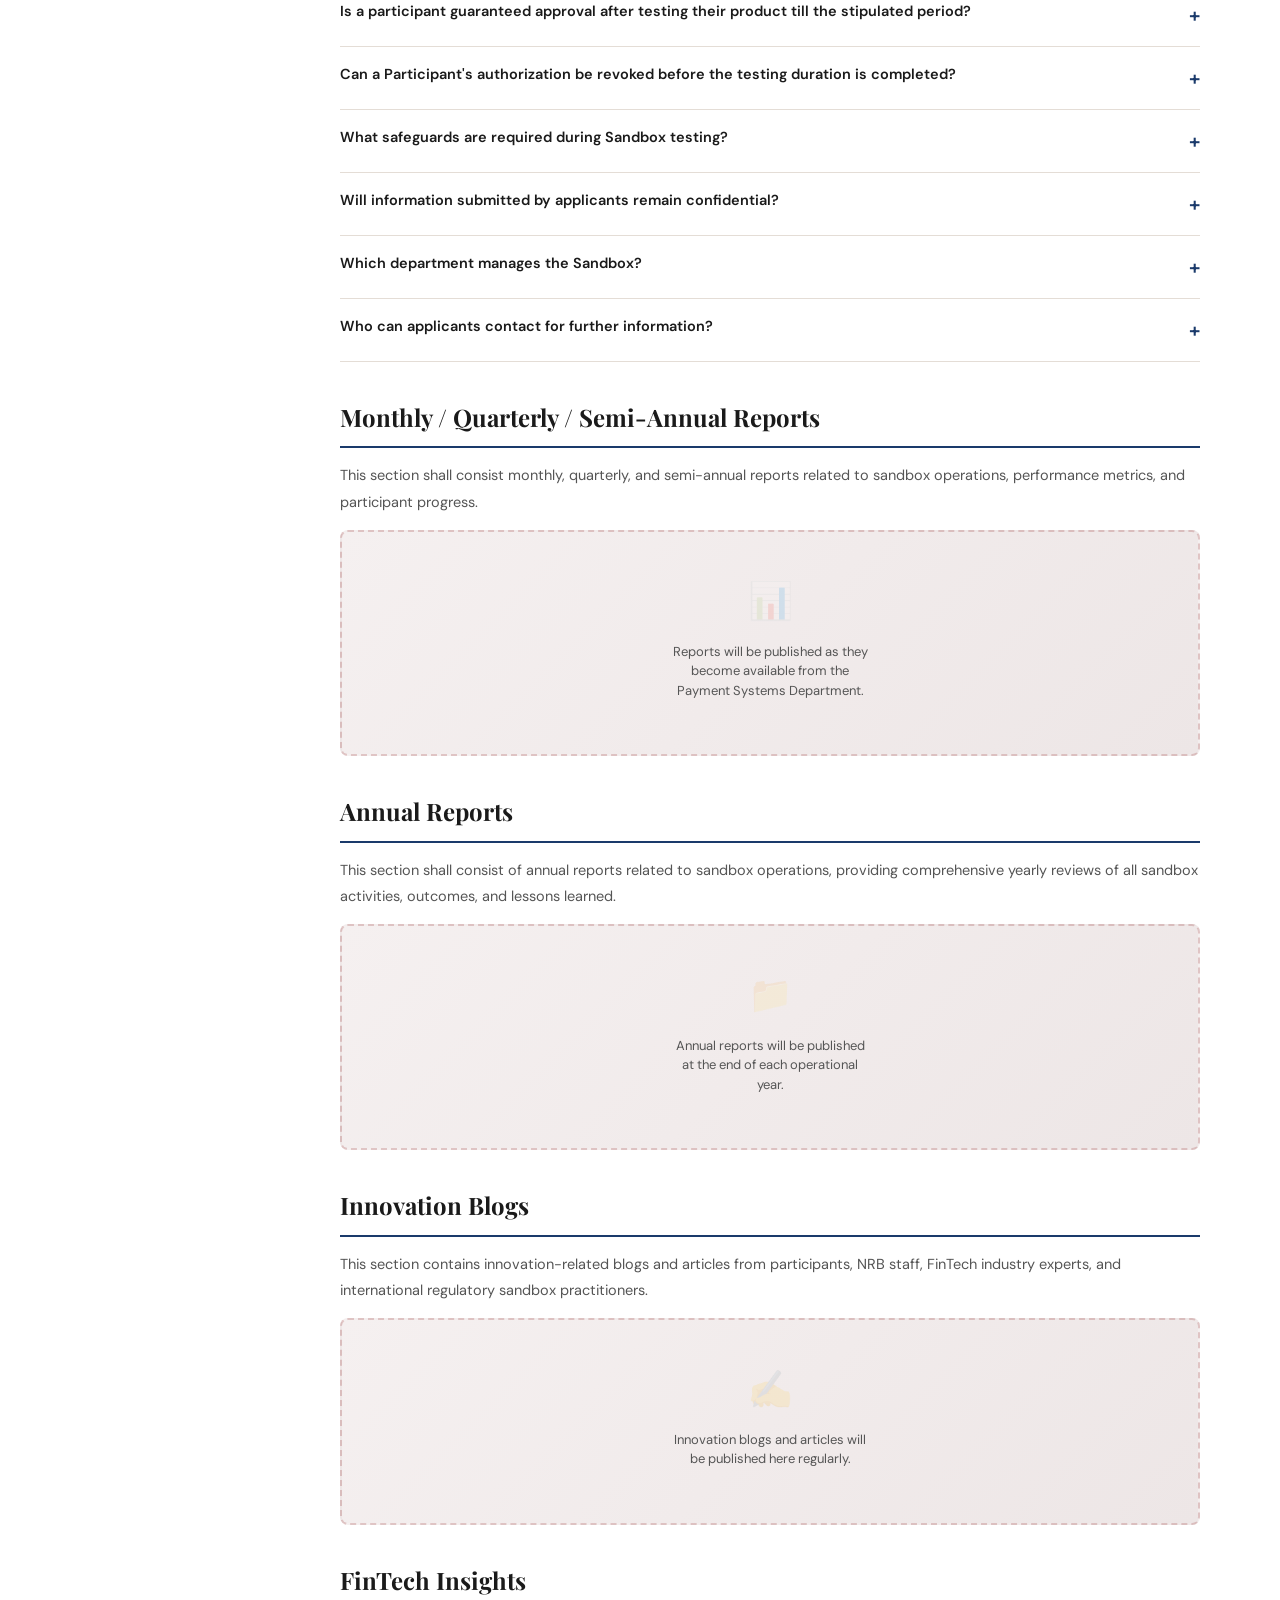
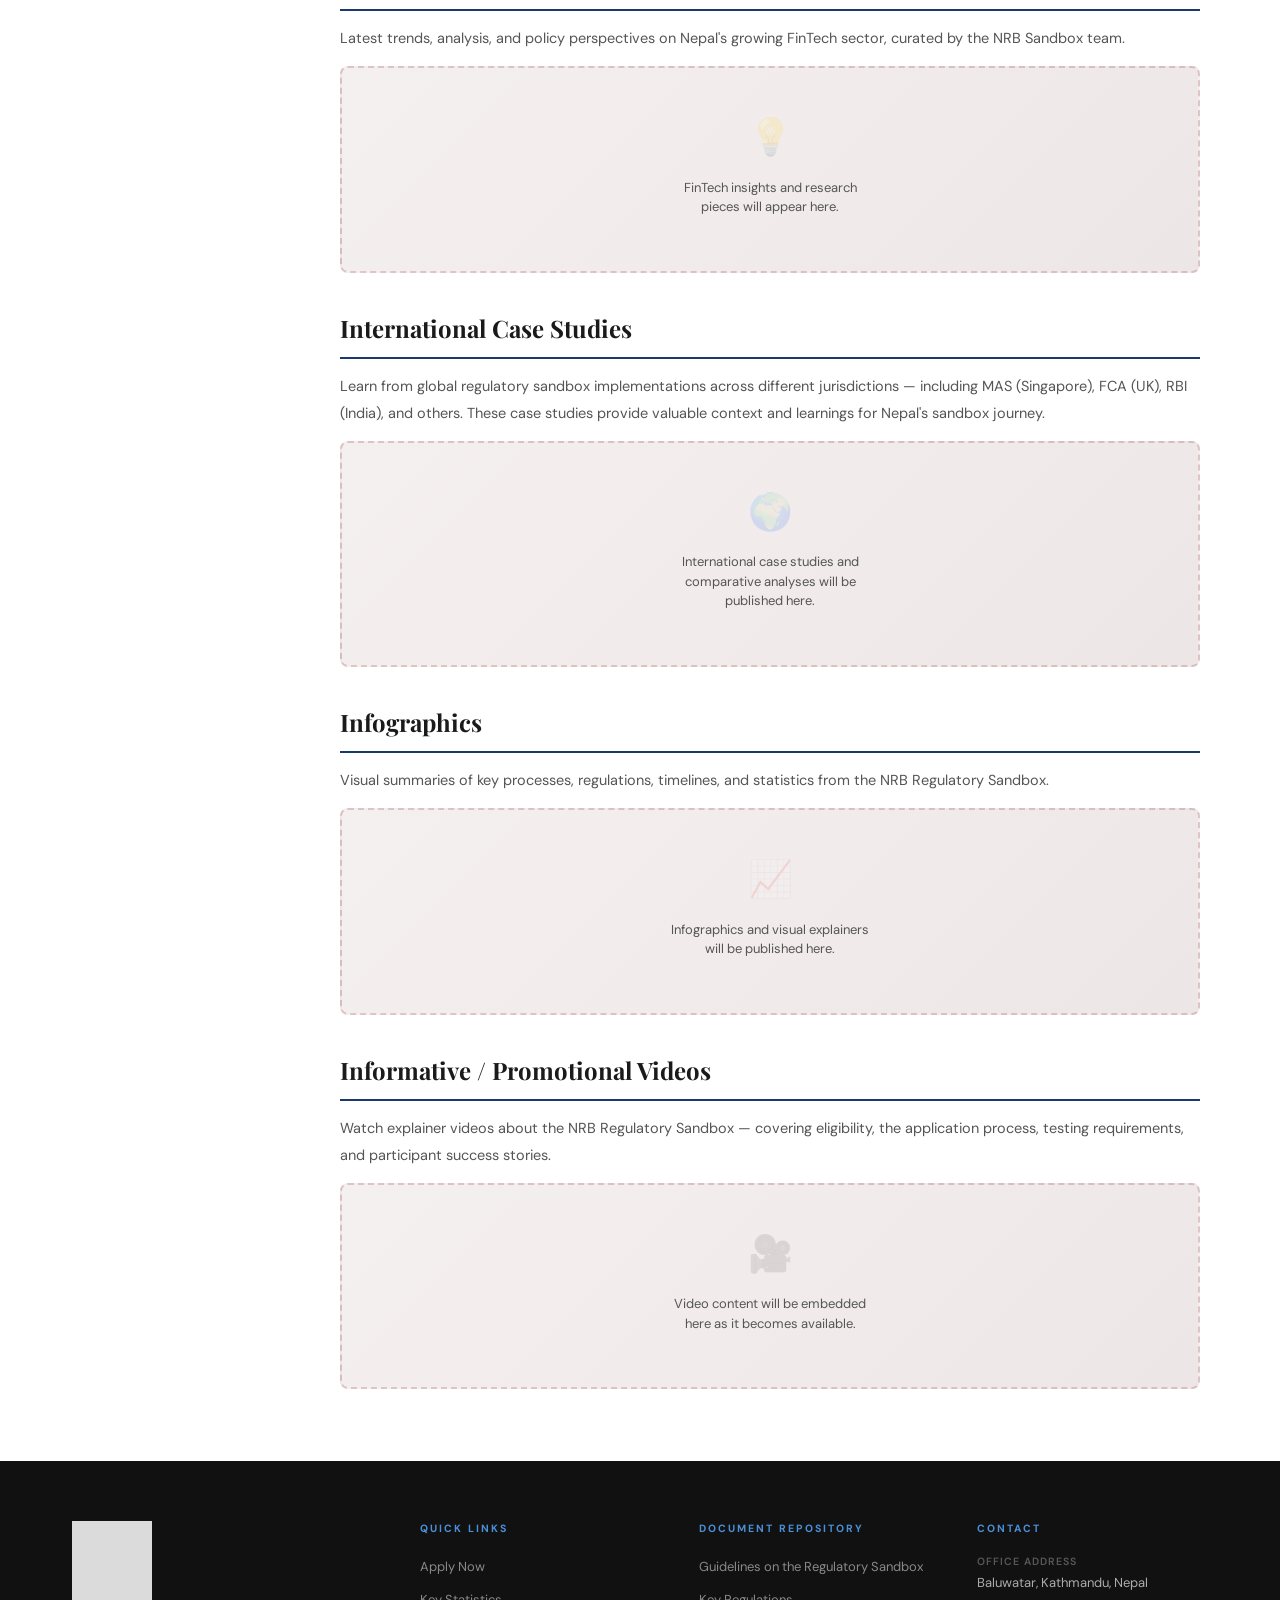
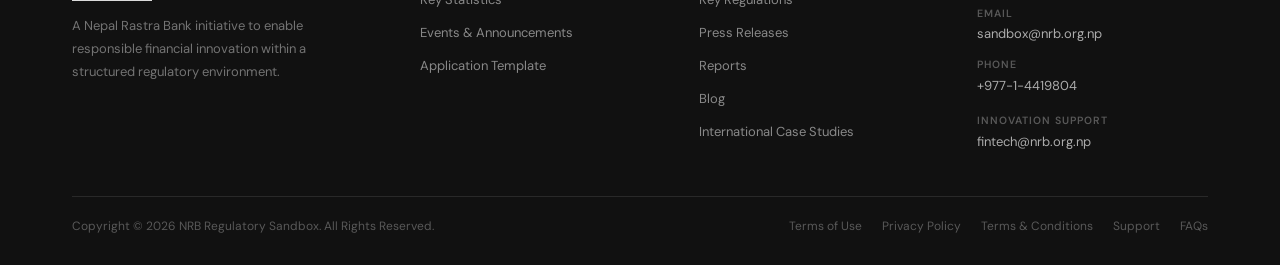
<file: knowledge.html>
<!DOCTYPE html>
<html lang="en">
<head>
<meta charset="UTF-8">
<meta name="viewport" content="width=device-width, initial-scale=1.0">
<title>Knowledge Hub — NRB Regulatory Sandbox</title>
<link rel="stylesheet" href="assets/style.css">
</head>
<body>
<a href="#main-content" class="skip-link">Skip to main content</a>
<div id="nav-container"></div>

<div class="page-hero">
  <div class="page-hero-content">
    <div class="page-breadcrumb"><a href="index.html">Home</a> / Knowledge Hub</div>
    <div class="tag-badge">Resources &amp; Insights</div>
    <h1>Knowledge Hub</h1>
    <p>Access FAQs, reports, research, blogs, insights, and multimedia resources about the NRB Regulatory Sandbox and Nepal's FinTech landscape.</p>
  </div>
</div>

<section class="section">
  <div class="sidebar-layout">
    <div class="sidebar">
      <div class="sidebar-title">Knowledge Hub</div>
      <div class="sidebar-links">
        <a href="#faq">Frequently Asked Questions</a>
        <a href="#reports">Monthly / Quarterly Reports</a>
        <a href="#annual">Annual Reports</a>
        <a href="#blogs">Innovation Blogs</a>
        <a href="#insights">FinTech Insights</a>
        <a href="#case-studies">International Case Studies</a>
        <a href="#infographics">Infographics</a>
        <a href="#videos">Informative Videos</a>
      </div>
    </div>

    <div class="content-body">

      <!-- FAQ -->
      <div id="faq">
        <h2>Frequently Asked Questions</h2>
        <div class="faq-list">

          <div class="faq-item">
            <button class="faq-q">What is the NRB Regulatory Sandbox?</button>
            <div class="faq-a"><p>The NRB Regulatory Sandbox is a cohort-based controlled and supervised testing environment where eligible innovators (called Participants) can test innovative financial products, services, or solutions before their full-scale commercial launch. The Sandbox allows innovators to conduct live testing under defined parameters and regulatory oversight.</p></div>
          </div>

          <div class="faq-item">
            <button class="faq-q">What is a cohort?</button>
            <div class="faq-a"><p>A cohort is a structured Sandbox cycle initiated by NRB based on a specific innovation theme. Applications are invited for selected themes within a defined application window and timeline.</p></div>
          </div>

          <div class="faq-item">
            <button class="faq-q">Why has NRB introduced the Regulatory Sandbox?</button>
            <div class="faq-a"><p>NRB has introduced the Sandbox to promote safe and responsible innovation in the financial sector, encourage technology-enabled financial services, deepen financial inclusion, strengthen consumer protection, and support evidence-based financial sector regulation.</p></div>
          </div>

          <div class="faq-item">
            <button class="faq-q">Who can apply to participate in the Sandbox?</button>
            <div class="faq-a">
              <p>The following entities may apply:</p>
              <ul>
                <li>Licensed Banks and Financial Institutions (BFIs);</li>
                <li>Licensed Payment System Operators (PSOs);</li>
                <li>Licensed Payment Service Providers (PSPs);</li>
                <li>Licensed Remittance Companies; and</li>
                <li>New FinTech companies incorporated in Nepal.</li>
              </ul>
            </div>
          </div>

          <div class="faq-item">
            <button class="faq-q">Can startups and unlicensed FinTech companies apply?</button>
            <div class="faq-a"><p>Yes. New FinTech companies incorporated in Nepal may apply if their proposed product, service, or solution falls within or supports activities under NRB's regulatory purview. Depending on the nature of the innovation, partnership with a licensed financial institution may be required before live testing begins.</p></div>
          </div>

          <div class="faq-item">
            <button class="faq-q">What types of products, services, or solutions are eligible for testing?</button>
            <div class="faq-a">
              <p>Eligible innovations may include:</p>
              <ul>
                <li>APIs and open banking solutions;</li>
                <li>Mobile money and retail payment services;</li>
                <li>Money transfer services;</li>
                <li>Digital KYC and digital identification services;</li>
                <li>Digital lending;</li>
                <li>Smart contracts;</li>
                <li>Financial inclusion products;</li>
                <li>Cybersecurity and RegTech solutions;</li>
                <li>Embedded finance solutions; and</li>
                <li>Other innovations approved by NRB.</li>
              </ul>
            </div>
          </div>

          <div class="faq-item">
            <button class="faq-q">Which products or services are not eligible?</button>
            <div class="faq-a">
              <p>The following are not eligible for Sandbox testing:</p>
              <ul>
                <li>Cryptocurrency-related products;</li>
                <li>Virtual assets;</li>
                <li>Central Bank Digital Currency (CBDC)-related products;</li>
                <li>Online betting and gaming products; and</li>
                <li>Any activity prohibited by prevailing laws.</li>
              </ul>
            </div>
          </div>

          <div class="faq-item">
            <button class="faq-q">When can applicants apply for the Sandbox?</button>
            <div class="faq-a"><p>Applications can be submitted only when NRB officially announces a cohort and opens the application window. Details regarding themes, timelines, eligibility requirements, and application procedures will be published on the official Sandbox website. Applicants can apply using the <strong>"Apply Now"</strong> option on the website.</p></div>
          </div>

          <div class="faq-item">
            <button class="faq-q">How long will the application window remain open?</button>
            <div class="faq-a"><p>The application window for each cohort will generally remain open for <strong>45 working days</strong>.</p></div>
          </div>

          <div class="faq-item">
            <button class="faq-q">How can applicants apply for the Sandbox?</button>
            <div class="faq-a"><p>Applicants can apply using the <strong>"Apply Now"</strong> option on this website. Along with the application, applicants are required to submit supporting documents within the announced application timeline.</p></div>
          </div>

          <div class="faq-item">
            <button class="faq-q">What documents and information are generally required during application?</button>
            <div class="faq-a"><p>Applicants should submit the documents and information broadly specified in Annex 3 of the "Guidelines on the Regulatory Sandbox" as well as specifically mentioned in the Application Form. See the <a href="framework.html#application" style="color:var(--crimson)">Application Requirements</a> section for details.</p></div>
          </div>

          <div class="faq-item">
            <button class="faq-q">What are the main eligibility criteria for participation?</button>
            <div class="faq-a">
              <p>Applicants should generally demonstrate:</p>
              <ul>
                <li>Incorporation in Nepal;</li>
                <li>Genuine innovation or novel application of technology;</li>
                <li>Potential to enhance financial inclusion;</li>
                <li>Technical readiness for testing;</li>
                <li>Adequate safeguards and risk mitigation measures;</li>
                <li>Consumer benefit; and</li>
                <li>Compliance with fit-and-proper requirements.</li>
              </ul>
            </div>
          </div>

          <div class="faq-item">
            <button class="faq-q">How long can testing continue in the Sandbox?</button>
            <div class="faq-a"><p>The initial testing period may continue for up to <strong>6 months</strong>. NRB may grant a one-time extension of up to an additional 6 months if justified. Requests for extension must be submitted in writing at least 30 calendar days before the end of the agreed testing period.</p></div>
          </div>

          <div class="faq-item">
            <button class="faq-q">Does participation in the Sandbox guarantee licensing or regulatory approval?</button>
            <div class="faq-a"><p>No. Acceptance into or successful graduation from the Sandbox does not automatically guarantee licensing, authorization, or approval for commercial operation. All approvals remain subject to prevailing laws, regulations, and supervisory assessments.</p></div>
          </div>

          <div class="faq-item">
            <button class="faq-q">What happens after the Sandbox testing is successfully completed?</button>
            <div class="faq-a">
              <p>Participants who have successfully tested their product may be graduated through one of the following exit pathways:</p>
              <ul>
                <li>For licensed entities whose products fall within existing laws, NRB may grant necessary regulatory approval for deployment.</li>
                <li>For other entities under an existing licensing framework, NRB may consider granting the relevant license, subject to fulfillment of applicable requirements.</li>
                <li>For licensed entities testing financial solutions, NRB may permit deployment or integration of the tested solution, subject to specific conditions and safeguards.</li>
                <li>For other entities, NRB may issue a sandbox completion acknowledgement confirming successful conclusion of testing — this does not constitute licensing or regulatory clearance.</li>
              </ul>
            </div>
          </div>

          <div class="faq-item">
            <button class="faq-q">What are the indicators for a successful graduation?</button>
            <div class="faq-a"><p>The sandbox testing may be deemed successful if the Participant meets the test objectives and other stipulated conditions. NRB shall evaluate: achievement of KPIs and milestones, suitability for broader market adoption in Nepal, risks and corresponding consumer protection measures, and readiness for full licensing or market integration.</p></div>
          </div>

          <div class="faq-item">
            <button class="faq-q">Is a participant guaranteed approval after testing their product till the stipulated period?</button>
            <div class="faq-a"><p>No. When a Participant has operated till the stipulated Sandbox period but minor issues are observed, the Participant may re-enter the Sandbox or adjust the model with NRB's approval. However, if the Participant is unable to successfully graduate after evaluation, the Sandbox status will be revoked.</p></div>
          </div>

          <div class="faq-item">
            <button class="faq-q">Can a Participant's authorization be revoked before the testing duration is completed?</button>
            <div class="faq-a">
              <p>Yes. The NRB reserves the right to revoke any permission where a Participant has:</p>
              <ul>
                <li>Caused significant customer harm;</li>
                <li>Materially failed to comply with agreed terms and conditions;</li>
                <li>Failed to implement appropriate safeguards for consumers;</li>
                <li>Breached data security or AML/CFT requirements;</li>
                <li>Submitted misleading information or misrepresented to the NRB;</li>
                <li>Gone into liquidation or had primary license cancelled; or</li>
                <li>Failed to meet any other conditions specified by the NRB.</li>
              </ul>
            </div>
          </div>

          <div class="faq-item">
            <button class="faq-q">What safeguards are required during Sandbox testing?</button>
            <div class="faq-a">
              <p>Participants are required to maintain adequate safeguards relating to:</p>
              <ul>
                <li>Consumer protection;</li>
                <li>Customer consent and disclosures;</li>
                <li>Data privacy and cybersecurity;</li>
                <li>AML/CFT compliance; and</li>
                <li>Risk management and operational controls.</li>
              </ul>
            </div>
          </div>

          <div class="faq-item">
            <button class="faq-q">Will information submitted by applicants remain confidential?</button>
            <div class="faq-a"><p>Yes. NRB will treat all non-public information submitted by applicants and participants as confidential, except where disclosure is required by law or court order.</p></div>
          </div>

          <div class="faq-item">
            <button class="faq-q">Which department manages the Sandbox?</button>
            <div class="faq-a"><p>The Sandbox Staff dedicated within the Payment Systems Department (PSD) of Nepal Rastra Bank oversees the day-to-day functioning and administration of the Sandbox under the guidance of the Sandbox Governing Committee.</p></div>
          </div>

          <div class="faq-item">
            <button class="faq-q">Who can applicants contact for further information?</button>
            <div class="faq-a">
              <p>For further information, clarifications, or technical assistance, applicants may contact the Payment Systems Department of Nepal Rastra Bank:</p>
              <ul>
                <li><strong>Email:</strong> sandbox@nrb.org.np</li>
                <li><strong>Contact Number:</strong> +977-1-4419804</li>
                <li><strong>Department:</strong> Payment Systems Department, Nepal Rastra Bank</li>
              </ul>
            </div>
          </div>

        </div><!-- /faq-list -->
      </div>

      <!-- REPORTS -->
      <div id="reports">
        <h2>Monthly / Quarterly / Semi-Annual Reports</h2>
        <p>This section shall consist monthly, quarterly, and semi-annual reports related to sandbox operations, performance metrics, and participant progress.</p>
        <div class="placeholder-box">
          <div class="ph-icon">📊</div>
          <p>Reports will be published as they become available from the Payment Systems Department.</p>
        </div>
      </div>

      <!-- ANNUAL REPORTS -->
      <div id="annual">
        <h2>Annual Reports</h2>
        <p>This section shall consist of annual reports related to sandbox operations, providing comprehensive yearly reviews of all sandbox activities, outcomes, and lessons learned.</p>
        <div class="placeholder-box">
          <div class="ph-icon">📁</div>
          <p>Annual reports will be published at the end of each operational year.</p>
        </div>
      </div>

      <!-- BLOGS -->
      <div id="blogs">
        <h2>Innovation Blogs</h2>
        <p>This section contains innovation-related blogs and articles from participants, NRB staff, FinTech industry experts, and international regulatory sandbox practitioners.</p>
        <div class="placeholder-box">
          <div class="ph-icon">✍️</div>
          <p>Innovation blogs and articles will be published here regularly.</p>
        </div>
      </div>

      <!-- FINTECH INSIGHTS -->
      <div id="insights">
        <h2>FinTech Insights</h2>
        <p>Latest trends, analysis, and policy perspectives on Nepal's growing FinTech sector, curated by the NRB Sandbox team.</p>
        <div class="placeholder-box">
          <div class="ph-icon">💡</div>
          <p>FinTech insights and research pieces will appear here.</p>
        </div>
      </div>

      <!-- CASE STUDIES -->
      <div id="case-studies">
        <h2>International Case Studies</h2>
        <p>Learn from global regulatory sandbox implementations across different jurisdictions — including MAS (Singapore), FCA (UK), RBI (India), and others. These case studies provide valuable context and learnings for Nepal's sandbox journey.</p>
        <div class="placeholder-box">
          <div class="ph-icon">🌍</div>
          <p>International case studies and comparative analyses will be published here.</p>
        </div>
      </div>

      <!-- INFOGRAPHICS -->
      <div id="infographics">
        <h2>Infographics</h2>
        <p>Visual summaries of key processes, regulations, timelines, and statistics from the NRB Regulatory Sandbox.</p>
        <div class="placeholder-box">
          <div class="ph-icon">📈</div>
          <p>Infographics and visual explainers will be published here.</p>
        </div>
      </div>

      <!-- VIDEOS -->
      <div id="videos">
        <h2>Informative / Promotional Videos</h2>
        <p>Watch explainer videos about the NRB Regulatory Sandbox — covering eligibility, the application process, testing requirements, and participant success stories.</p>
        <div class="placeholder-box">
          <div class="ph-icon">🎥</div>
          <p>Video content will be embedded here as it becomes available.</p>
        </div>
      </div>

    </div>
  </div>
</section>

<div id="footer-container"></div>
<script src="assets/shared.js"></script>
<script src="assets/dynamic.js"></script>
<script>
initPage('nav-knowledge');
// FAQ accordion
document.querySelectorAll('.faq-q').forEach(btn => {
  btn.addEventListener('click', () => {
    const item = btn.parentElement;
    const wasOpen = item.classList.contains('open');
    document.querySelectorAll('.faq-item').forEach(i => i.classList.remove('open'));
    if (!wasOpen) item.classList.add('open');
  });
});
// Sidebar scroll
const sections = document.querySelectorAll('[id]');
const sidebarLinks = document.querySelectorAll('.sidebar-links a');
window.addEventListener('scroll', () => {
  let current = '';
  sections.forEach(s => { if (window.scrollY >= s.offsetTop - 120) current = s.id; });
  sidebarLinks.forEach(a => {
    a.classList.remove('active');
    if (a.getAttribute('href') === '#' + current) a.classList.add('active');
  });
});
</script>
</body>
</html>
<script>
// Ripple on buttons
document.addEventListener('click', function(e){
  const btn = e.target.closest('.btn');
  if(!btn) return;
  const r = document.createElement('span');
  r.className='ripple';
  const rect=btn.getBoundingClientRect();
  const size=Math.max(rect.width,rect.height);
  r.style.cssText=`width:${size}px;height:${size}px;left:${e.clientX-rect.left-size/2}px;top:${e.clientY-rect.top-size/2}px;`;
  btn.appendChild(r);
  setTimeout(()=>r.remove(),600);
});

// Download button toasts
document.querySelectorAll('.download-btn').forEach(btn=>{
  btn.addEventListener('click',function(e){
    e.preventDefault();
    showToast('Download starting… Check your downloads folder.','success');
  });
});
</script>
</file>
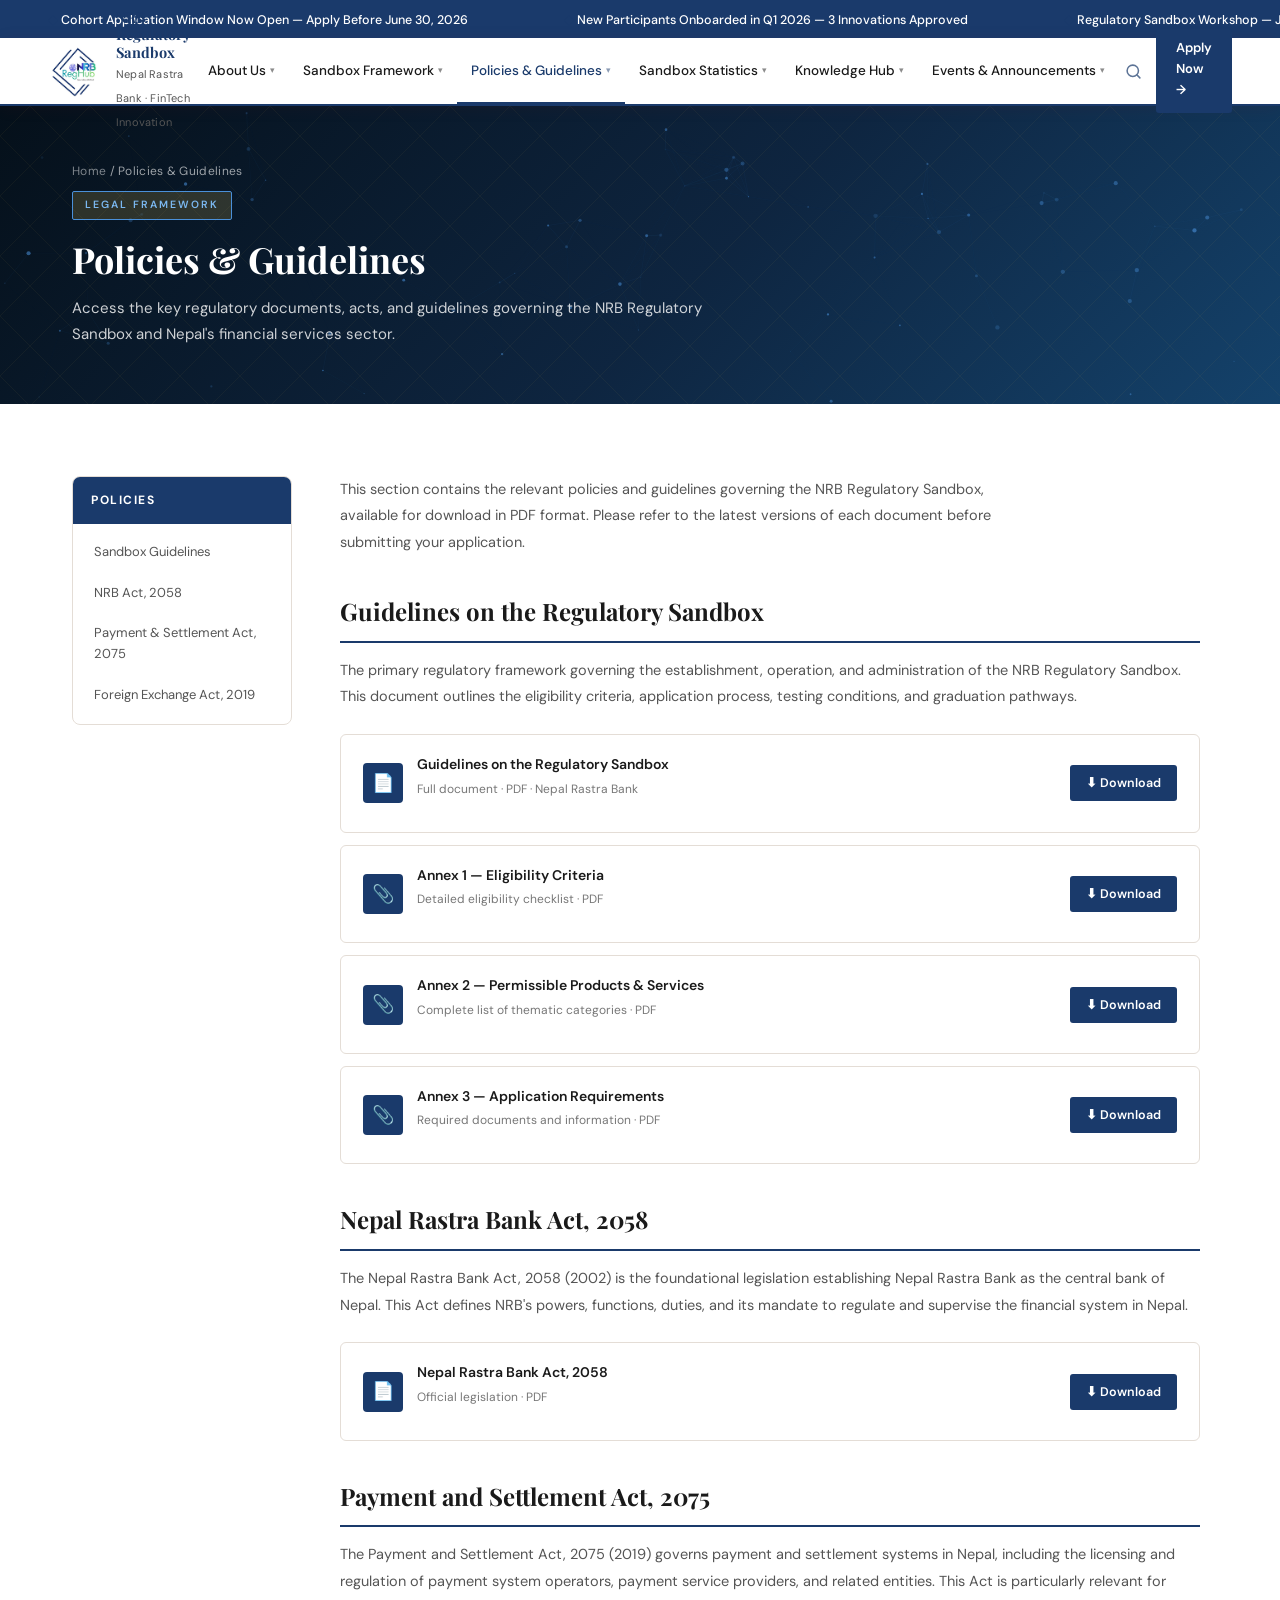
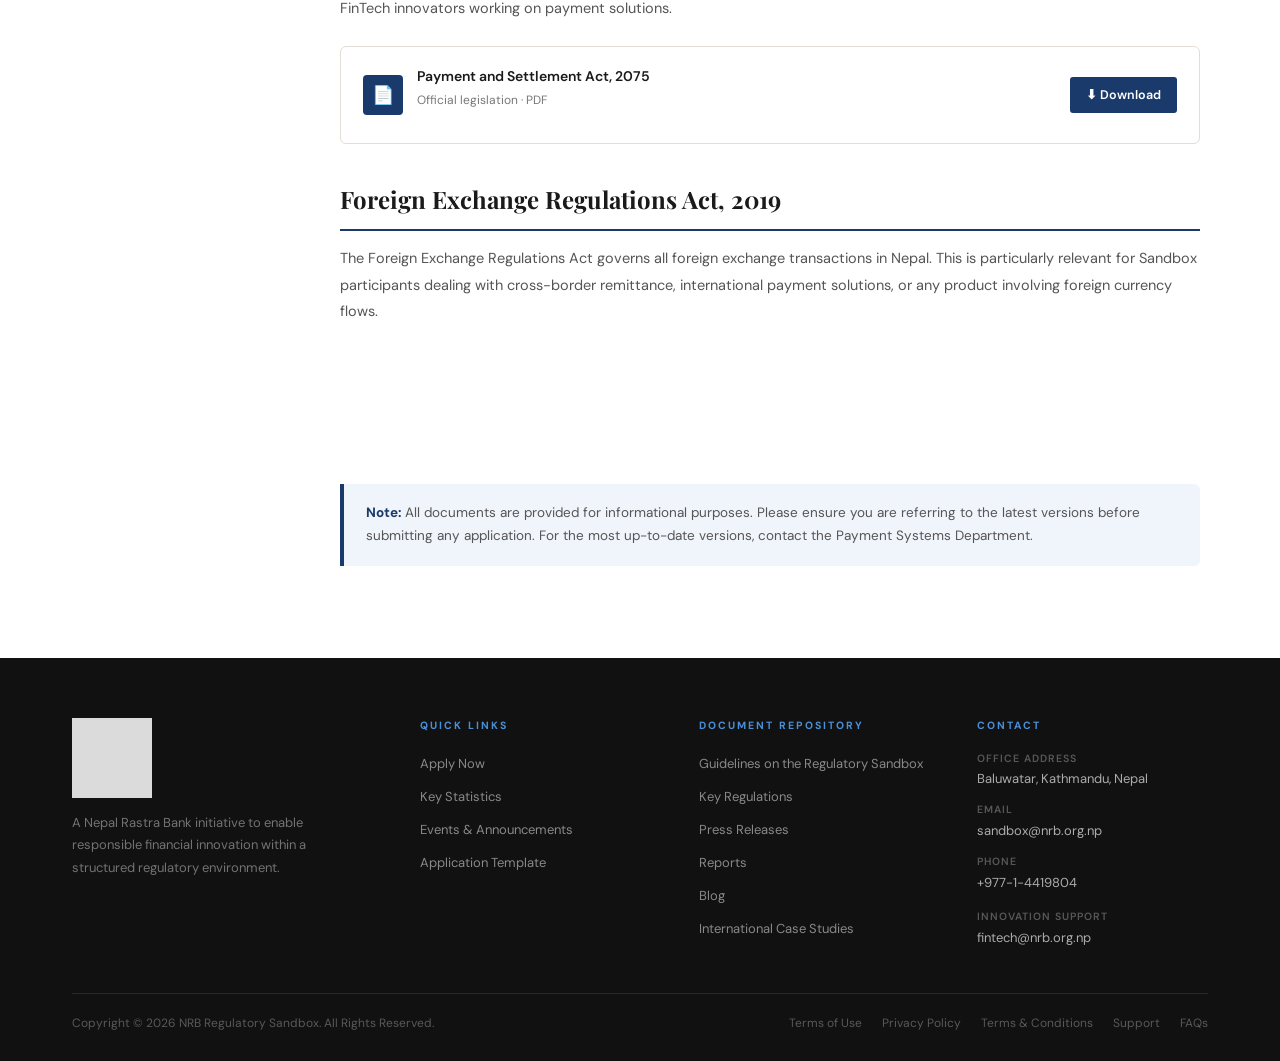
<file: policies.html>
<!DOCTYPE html>
<html lang="en">
<head>
<meta charset="UTF-8">
<meta name="viewport" content="width=device-width, initial-scale=1.0">
<title>Policies &amp; Guidelines — NRB Regulatory Sandbox</title>
<link rel="stylesheet" href="assets/style.css">
</head>
<body>
<a href="#main-content" class="skip-link">Skip to main content</a>
<div id="nav-container"></div>

<div class="page-hero">
  <div class="page-hero-content">
    <div class="page-breadcrumb"><a href="index.html">Home</a> / Policies &amp; Guidelines</div>
    <div class="tag-badge">Legal Framework</div>
    <h1>Policies &amp; Guidelines</h1>
    <p>Access the key regulatory documents, acts, and guidelines governing the NRB Regulatory Sandbox and Nepal's financial services sector.</p>
  </div>
</div>

<section class="section">
  <div class="sidebar-layout">
    <div class="sidebar">
      <div class="sidebar-title">Policies</div>
      <div class="sidebar-links">
        <a href="#guidelines">Sandbox Guidelines</a>
        <a href="#nrb-act">NRB Act, 2058</a>
        <a href="#payment-act">Payment &amp; Settlement Act, 2075</a>
        <a href="#forex-act">Foreign Exchange Act, 2019</a>
      </div>
    </div>

    <div class="content-body">
      <p class="lead">This section contains the relevant policies and guidelines governing the NRB Regulatory Sandbox, available for download in PDF format. Please refer to the latest versions of each document before submitting your application.</p>

      <div id="guidelines">
        <h2>Guidelines on the Regulatory Sandbox</h2>
        <p>The primary regulatory framework governing the establishment, operation, and administration of the NRB Regulatory Sandbox. This document outlines the eligibility criteria, application process, testing conditions, and graduation pathways.</p>
        <div class="download-list">
          <div class="download-item">
            <div class="download-item-info">
              <div class="download-icon">📄</div>
              <div>
                <h4>Guidelines on the Regulatory Sandbox</h4>
                <p>Full document · PDF · Nepal Rastra Bank</p>
              </div>
            </div>
            <a href="#" class="download-btn">⬇ Download</a>
          </div>
          <div class="download-item">
            <div class="download-item-info">
              <div class="download-icon">📎</div>
              <div>
                <h4>Annex 1 — Eligibility Criteria</h4>
                <p>Detailed eligibility checklist · PDF</p>
              </div>
            </div>
            <a href="#" class="download-btn">⬇ Download</a>
          </div>
          <div class="download-item">
            <div class="download-item-info">
              <div class="download-icon">📎</div>
              <div>
                <h4>Annex 2 — Permissible Products &amp; Services</h4>
                <p>Complete list of thematic categories · PDF</p>
              </div>
            </div>
            <a href="#" class="download-btn">⬇ Download</a>
          </div>
          <div class="download-item">
            <div class="download-item-info">
              <div class="download-icon">📎</div>
              <div>
                <h4>Annex 3 — Application Requirements</h4>
                <p>Required documents and information · PDF</p>
              </div>
            </div>
            <a href="#" class="download-btn">⬇ Download</a>
          </div>
        </div>
      </div>

      <div id="nrb-act">
        <h2>Nepal Rastra Bank Act, 2058</h2>
        <p>The Nepal Rastra Bank Act, 2058 (2002) is the foundational legislation establishing Nepal Rastra Bank as the central bank of Nepal. This Act defines NRB's powers, functions, duties, and its mandate to regulate and supervise the financial system in Nepal.</p>
        <div class="download-list">
          <div class="download-item">
            <div class="download-item-info">
              <div class="download-icon">📄</div>
              <div>
                <h4>Nepal Rastra Bank Act, 2058</h4>
                <p>Official legislation · PDF</p>
              </div>
            </div>
            <a href="#" class="download-btn">⬇ Download</a>
          </div>
        </div>
      </div>

      <div id="payment-act">
        <h2>Payment and Settlement Act, 2075</h2>
        <p>The Payment and Settlement Act, 2075 (2019) governs payment and settlement systems in Nepal, including the licensing and regulation of payment system operators, payment service providers, and related entities. This Act is particularly relevant for FinTech innovators working on payment solutions.</p>
        <div class="download-list">
          <div class="download-item">
            <div class="download-item-info">
              <div class="download-icon">📄</div>
              <div>
                <h4>Payment and Settlement Act, 2075</h4>
                <p>Official legislation · PDF</p>
              </div>
            </div>
            <a href="#" class="download-btn">⬇ Download</a>
          </div>
        </div>
      </div>

      <div id="forex-act">
        <h2>Foreign Exchange Regulations Act, 2019</h2>
        <p>The Foreign Exchange Regulations Act governs all foreign exchange transactions in Nepal. This is particularly relevant for Sandbox participants dealing with cross-border remittance, international payment solutions, or any product involving foreign currency flows.</p>
        <div class="download-list">
          <div class="download-item">
            <div class="download-item-info">
              <div class="download-icon">📄</div>
              <div>
                <h4>Foreign Exchange Regulations Act, 2019</h4>
                <p>Official legislation · PDF</p>
              </div>
            </div>
            <a href="#" class="download-btn">⬇ Download</a>
          </div>
        </div>
      </div>

      <div class="info-box" style="margin-top:36px">
        <p><strong>Note:</strong> All documents are provided for informational purposes. Please ensure you are referring to the latest versions before submitting any application. For the most up-to-date versions, contact the Payment Systems Department.</p>
      </div>
    </div>
  </div>
</section>

<div id="footer-container"></div>
<script src="assets/shared.js"></script>
<script src="assets/dynamic.js"></script>
<script>
initPage('nav-policies');
const sections = document.querySelectorAll('[id]');
const sidebarLinks = document.querySelectorAll('.sidebar-links a');
window.addEventListener('scroll', () => {
  let current = '';
  sections.forEach(s => { if (window.scrollY >= s.offsetTop - 120) current = s.id; });
  sidebarLinks.forEach(a => {
    a.classList.remove('active');
    if (a.getAttribute('href') === '#' + current) a.classList.add('active');
  });
});
</script>
</body>
</html>
<script>
// Ripple on buttons
document.addEventListener('click', function(e){
  const btn = e.target.closest('.btn');
  if(!btn) return;
  const r = document.createElement('span');
  r.className='ripple';
  const rect=btn.getBoundingClientRect();
  const size=Math.max(rect.width,rect.height);
  r.style.cssText=`width:${size}px;height:${size}px;left:${e.clientX-rect.left-size/2}px;top:${e.clientY-rect.top-size/2}px;`;
  btn.appendChild(r);
  setTimeout(()=>r.remove(),600);
});

// Download button toasts
document.querySelectorAll('.download-btn').forEach(btn=>{
  btn.addEventListener('click',function(e){
    e.preventDefault();
    showToast('Download starting… Check your downloads folder.','success');
  });
});
</script>
</file>
<file: assets/style.css>
/* ============================================================
   NRB Regulatory Sandbox — Global Styles
   ============================================================ */
@import url('https://fonts.googleapis.com/css2?family=Playfair+Display:wght@400;600;700&family=DM+Sans:ital,opsz,wght@0,9..40,300;0,9..40,400;0,9..40,500;0,9..40,600;1,9..40,400&display=swap');

:root {
  --crimson: #1A3A6B;
  --crimson-dark: #102B55;
  --crimson-light: #2554A0;
  --crimson-pale: #f0f4fb;
  --gold: #4A90D9;
  --gold-light: #7BB8F0;
  --dark: #1A1A1A;
  --mid: #555;
  --light-text: #777;
  --light: #F7F5F2;
  --white: #FFFFFF;
  --border: #E4DDD6;
  --nav-h: 68px;
}

*, *::before, *::after { margin: 0; padding: 0; box-sizing: border-box; }

html { scroll-behavior: smooth; }

body {
  font-family: 'DM Sans', sans-serif;
  color: var(--dark);
  background: var(--white);
  line-height: 1.6;
  font-size: 15px;
}

a { color: inherit; text-decoration: none; }

img { max-width: 100%; }

/* ---- TICKER ---- */
.ticker-bar {
  background: #1A3A6B;
  overflow: hidden;
  white-space: nowrap;
  padding: 7px 0;
}
.ticker-inner {
  display: inline-flex;
  gap: 0;
  animation: scroll-ticker 40s linear infinite;
}
.ticker-inner:hover { animation-play-state: paused; }
.ticker-item {
  padding: 0 48px;
  font-size: 12.5px;
  font-weight: 500;
  color: #ffffff;
}
.ticker-item::before { content: "◆ "; color: var(--crimson); }
@keyframes scroll-ticker {
  from { transform: translateX(0); }
  to { transform: translateX(-50%); }
}

/* ---- NAV ---- */
nav.main-nav {
  position: sticky;
  top: 0;
  z-index: 999;
  background: var(--white);
  border-bottom: 2px solid var(--crimson);
  box-shadow: 0 2px 16px rgba(139,26,26,0.08);
  height: var(--nav-h);
  display: flex;
  align-items: center;
  padding: 0 48px;
  justify-content: space-between;
}

.nav-brand {
  display: flex;
  align-items: center;
  gap: 12px;
}
.nav-logo-box {
  width: 46px; height: 46px;
  background: var(--crimson);
  border-radius: 4px;
  display: flex; align-items: center; justify-content: center;
  color: #fff;
  font-family: 'Playfair Display', serif;
  font-weight: 700;
  font-size: 18px;
  flex-shrink: 0;
}
.nav-brand-text strong {
  display: block;
  font-family: 'Playfair Display', serif;
  font-size: 14.5px;
  font-weight: 700;
  color: var(--crimson);
  line-height: 1.2;
}
.nav-brand-text small {
  font-size: 11px;
  color: var(--mid);
  letter-spacing: 0.2px;
}

.nav-menu {
  display: flex;
  align-items: center;
  gap: 0;
  height: 100%;
}

.nav-item {
  position: relative;
  height: 100%;
  display: flex;
  align-items: center;
}
.nav-item > a, .nav-item > span {
  display: flex;
  align-items: center;
  gap: 4px;
  padding: 0 14px;
  height: 100%;
  font-size: 13.5px;
  font-weight: 500;
  color: var(--dark);
  cursor: pointer;
  border-bottom: 3px solid transparent;
  margin-bottom: -2px;
  transition: color 0.18s, border-color 0.18s;
  white-space: nowrap;
}
.nav-item > a:hover, .nav-item > span:hover,
.nav-item.active > a, .nav-item.active > span {
  color: var(--crimson);
  border-bottom-color: var(--crimson);
}
.nav-item > span::after { content: " ▾"; font-size: 9px; opacity: 0.5; }

.nav-dropdown {
  display: none;
  position: absolute;
  top: calc(100% + 2px);
  left: 0;
  min-width: 240px;
  background: var(--white);
  border: 1px solid var(--border);
  border-top: 3px solid var(--crimson);
  box-shadow: 0 10px 36px rgba(0,0,0,0.12);
  z-index: 1000;
}
.nav-item:hover .nav-dropdown { display: block; }
.nav-dropdown a {
  display: block;
  padding: 10px 18px;
  font-size: 13px;
  color: var(--mid);
  border-bottom: 1px solid var(--border);
  transition: all 0.15s;
}
.nav-dropdown a:last-child { border-bottom: none; }
.nav-dropdown a:hover {
  background: var(--crimson-pale);
  color: var(--crimson);
  padding-left: 24px;
}

.nav-apply {
  background: var(--crimson) !important;
  color: #fff !important;
  padding: 9px 20px !important;
  border-radius: 3px;
  font-weight: 600 !important;
  font-size: 13px !important;
  height: auto !important;
  margin-left: 8px;
  border-bottom: 3px solid transparent !important;
  margin-bottom: 0 !important;
  transition: background 0.2s !important;
}
.nav-apply:hover { background: var(--crimson-light) !important; }

/* ---- PAGE HERO ---- */
.page-hero {
  background: linear-gradient(135deg, #05101A 0%, #0E2540 55%, #14426B 100%);
  color: #fff;
  padding: 56px 72px;
  position: relative;
  overflow: hidden;
}
.page-hero::before {
  content: '';
  position: absolute; inset: 0;
  background: url("data:image/svg+xml,%3Csvg width='60' height='60' xmlns='http://www.w3.org/2000/svg'%3E%3Cpath d='M30 0L60 30L30 60L0 30Z' fill='none' stroke='rgba(201,168,76,0.06)' stroke-width='1'/%3E%3C/svg%3E") repeat;
}
.page-hero-content { position: relative; z-index: 1; max-width: 760px; }
.page-breadcrumb {
  font-size: 12px;
  opacity: 0.6;
  margin-bottom: 10px;
  letter-spacing: 0.3px;
}
.page-breadcrumb a { opacity: 0.8; }
.page-breadcrumb a:hover { opacity: 1; }
.page-hero h1 {
  font-family: 'Playfair Display', serif;
  font-size: 36px;
  font-weight: 700;
  line-height: 1.2;
  margin-bottom: 14px;
}
.page-hero p {
  font-size: 15px;
  line-height: 1.75;
  opacity: 0.8;
  max-width: 640px;
}
.tag-badge {
  display: inline-block;
  background: rgba(201,168,76,0.2);
  border: 1px solid var(--gold);
  color: var(--gold-light);
  font-size: 10.5px;
  font-weight: 600;
  letter-spacing: 2px;
  text-transform: uppercase;
  padding: 5px 12px;
  border-radius: 2px;
  margin-bottom: 18px;
}

/* ---- SECTION BLOCKS ---- */
.section { padding: 72px; }
.section-sm { padding: 52px 72px; }
.section-alt { background: var(--light); }
.section-dark {
  background: var(--crimson);
  color: #fff;
}

.section-tag {
  font-size: 10.5px;
  font-weight: 700;
  letter-spacing: 2.5px;
  text-transform: uppercase;
  color: var(--crimson);
  margin-bottom: 10px;
}
.section-dark .section-tag { color: var(--gold-light); }

.section-title {
  font-family: 'Playfair Display', serif;
  font-size: 30px;
  font-weight: 700;
  color: var(--dark);
  line-height: 1.25;
  margin-bottom: 10px;
}
.section-dark .section-title { color: #fff; }

.divider { width: 44px; height: 3px; background: #1A3A6B; border-radius: 2px; margin: 14px 0 24px; }
.divider-center { margin-left: auto; margin-right: auto; }

.lead {
  font-size: 15px;
  line-height: 1.8;
  color: var(--mid);
  max-width: 680px;
}

/* ---- CARDS ---- */
.cards-grid-2 { display: grid; grid-template-columns: 1fr 1fr; gap: 24px; }
.cards-grid-3 { display: grid; grid-template-columns: repeat(3, 1fr); gap: 24px; }
.cards-grid-4 { display: grid; grid-template-columns: repeat(4, 1fr); gap: 20px; }

.card {
  background: var(--white);
  border: 1px solid var(--border);
  border-radius: 8px;
  padding: 28px;
  position: relative;
  overflow: hidden;
  transition: transform 0.22s, box-shadow 0.22s;
}
.card::before {
  content: '';
  position: absolute;
  top: 0; left: 0; right: 0;
  height: 3px;
  background: var(--crimson);
  transform: scaleX(0);
  transform-origin: left;
  transition: transform 0.28s;
}
.card:hover { transform: translateY(-4px); box-shadow: 0 16px 40px rgba(139,26,26,0.1); }
.card:hover::before { transform: scaleX(1); }

.card-icon {
  width: 42px; height: 42px;
  background: var(--crimson-pale);
  border-radius: 6px;
  display: flex; align-items: center; justify-content: center;
  font-size: 20px;
  margin-bottom: 18px;
}
.card h3 {
  font-family: 'Playfair Display', serif;
  font-size: 17px;
  font-weight: 600;
  margin-bottom: 10px;
  color: var(--dark);
}
.card p { font-size: 13.5px; color: var(--mid); line-height: 1.7; }
.card ul {
  list-style: none;
  display: flex; flex-direction: column; gap: 6px;
  margin-top: 10px;
}
.card ul li {
  font-size: 13px;
  color: var(--mid);
  padding-left: 14px;
  position: relative;
  line-height: 1.5;
}
.card ul li::before {
  content: '→';
  position: absolute; left: 0;
  color: var(--crimson);
  font-size: 11px;
  top: 1px;
}

/* ---- CONTENT BODY ---- */
.content-body { max-width: 860px; }
.content-body h2 {
  font-family: 'Playfair Display', serif;
  font-size: 24px;
  font-weight: 700;
  color: var(--dark);
  margin: 36px 0 14px;
  padding-bottom: 10px;
  border-bottom: 2px solid var(--crimson);
}
.content-body h3 {
  font-size: 17px;
  font-weight: 600;
  color: var(--dark);
  margin: 26px 0 10px;
}
.content-body p {
  font-size: 14.5px;
  color: var(--mid);
  line-height: 1.85;
  margin-bottom: 14px;
}
.content-body ul, .content-body ol {
  margin: 10px 0 16px 20px;
  display: flex; flex-direction: column; gap: 8px;
}
.content-body li {
  font-size: 14px;
  color: var(--mid);
  line-height: 1.7;
}

/* ---- TABLE ---- */
.data-table {
  width: 100%;
  border-collapse: collapse;
  font-size: 13.5px;
  margin: 20px 0;
}
.data-table th {
  background: var(--crimson);
  color: #fff;
  padding: 12px 16px;
  text-align: left;
  font-weight: 600;
  font-size: 12.5px;
  letter-spacing: 0.3px;
}
.data-table td {
  padding: 11px 16px;
  border-bottom: 1px solid var(--border);
  color: var(--mid);
  vertical-align: top;
}
.data-table tr:nth-child(even) td { background: var(--light); }
.data-table tr:hover td { background: var(--crimson-pale); }

/* ---- FAQ ---- */
.faq-item {
  border-bottom: 1px solid var(--border);
}
.faq-q {
  width: 100%;
  background: none;
  border: none;
  text-align: left;
  padding: 18px 0;
  font-size: 14.5px;
  font-weight: 600;
  color: var(--dark);
  cursor: pointer;
  display: flex;
  justify-content: space-between;
  align-items: flex-start;
  gap: 16px;
  font-family: 'DM Sans', sans-serif;
}
.faq-q::after { content: '+'; font-size: 20px; color: var(--crimson); flex-shrink: 0; }
.faq-item.open .faq-q::after { content: '−'; }
.faq-a {
  display: none;
  padding: 0 0 18px;
  font-size: 14px;
  color: var(--mid);
  line-height: 1.8;
}
.faq-item.open .faq-a { display: block; }
.faq-a ul { margin: 8px 0 0 18px; display: flex; flex-direction: column; gap: 6px; }
.faq-a li { font-size: 13.5px; color: var(--mid); }

/* ---- STATS ---- */
.stats-row {
  display: grid;
  grid-template-columns: repeat(3, 1fr);
}
.stat-cell {
  padding: 40px 28px;
  text-align: center;
  border-right: 1px solid rgba(255,255,255,0.15);
}
.stat-cell:last-child { border-right: none; }
.stat-num {
  font-family: 'Playfair Display', serif;
  font-size: 52px;
  font-weight: 700;
  color: var(--gold-light);
  line-height: 1;
}
.stat-label {
  font-size: 13px;
  color: rgba(255,255,255,0.65);
  margin-top: 10px;
  letter-spacing: 0.3px;
}

/* ---- BUTTONS ---- */
.btn { display: inline-flex; align-items: center; gap: 8px; padding: 12px 26px; border-radius: 3px; font-size: 14px; font-weight: 600; cursor: pointer; transition: all 0.2s; text-decoration: none; }
.btn-primary { background: var(--crimson); color: #fff; }
.btn-primary:hover { background: var(--crimson-light); transform: translateY(-1px); }
.btn-gold { background: #1A3A6B; color: var(--dark); }
.btn-gold:hover { background: var(--gold-light); transform: translateY(-1px); }
.btn-outline { background: transparent; color: var(--crimson); border: 1.5px solid var(--crimson); }
.btn-outline:hover { background: var(--crimson-pale); }

/* ---- PROCESS STEPS ---- */
.steps-list { display: flex; flex-direction: column; gap: 0; counter-reset: steps; }
.step-item {
  display: flex; gap: 24px; padding: 28px 0;
  border-bottom: 1px solid var(--border);
  counter-increment: steps;
}
.step-item:last-child { border-bottom: none; }
.step-num {
  width: 40px; height: 40px;
  background: var(--crimson);
  color: #fff;
  border-radius: 50%;
  display: flex; align-items: center; justify-content: center;
  font-family: 'Playfair Display', serif;
  font-size: 17px;
  font-weight: 700;
  flex-shrink: 0;
}
.step-num::before { content: counter(steps); }
.step-body h3 { font-size: 15.5px; font-weight: 600; color: var(--dark); margin-bottom: 8px; }
.step-body p { font-size: 13.5px; color: var(--mid); line-height: 1.75; }

/* ---- INFO BOXES ---- */
.info-box {
  background: var(--crimson-pale);
  border-left: 4px solid var(--crimson);
  border-radius: 0 6px 6px 0;
  padding: 18px 22px;
  margin: 20px 0;
}
.info-box p { font-size: 13.5px; color: var(--mid); line-height: 1.7; margin: 0; }
.info-box strong { color: var(--crimson); }

/* ---- DOWNLOAD ITEMS ---- */
.download-list { display: flex; flex-direction: column; gap: 12px; margin-top: 24px; }
.download-item {
  display: flex; align-items: center; justify-content: space-between;
  background: var(--white);
  border: 1px solid var(--border);
  border-radius: 6px;
  padding: 18px 22px;
  transition: all 0.2s;
}
.download-item:hover { border-color: rgba(139,26,26,0.3); background: var(--crimson-pale); }
.download-item-info { display: flex; align-items: center; gap: 14px; }
.download-icon {
  width: 40px; height: 40px;
  background: var(--crimson);
  border-radius: 4px;
  display: flex; align-items: center; justify-content: center;
  color: #fff; font-size: 18px;
}
.download-item-info h4 { font-size: 14px; font-weight: 600; color: var(--dark); }
.download-item-info p { font-size: 12px; color: var(--light-text); margin-top: 2px; }
.download-btn {
  display: inline-flex; align-items: center; gap: 6px;
  background: var(--crimson); color: #fff;
  padding: 8px 16px; border-radius: 3px;
  font-size: 12.5px; font-weight: 600;
  transition: background 0.2s;
}
.download-btn:hover { background: var(--crimson-light); }

/* ---- EVENTS ---- */
.event-card {
  background: var(--white);
  border: 1px solid var(--border);
  border-radius: 6px;
  overflow: hidden;
  transition: box-shadow 0.2s;
}
.event-card:hover { box-shadow: 0 8px 30px rgba(0,0,0,0.08); }
.event-header {
  background: var(--crimson);
  color: #fff;
  padding: 12px 18px;
  font-size: 12px;
  font-weight: 600;
  letter-spacing: 0.8px;
  display: flex; align-items: center; gap: 10px;
}
.event-header .event-type {
  background: rgba(255,255,255,0.2);
  padding: 2px 8px;
  border-radius: 2px;
  font-size: 10.5px;
}
.event-body { padding: 20px 18px; }
.event-body h4 {
  font-family: 'Playfair Display', serif;
  font-size: 16px;
  font-weight: 600;
  color: var(--dark);
  margin-bottom: 8px;
}
.event-body p { font-size: 13px; color: var(--mid); line-height: 1.65; }
.event-tag {
  display: inline-block;
  margin-top: 14px;
  font-size: 10.5px;
  font-weight: 700;
  letter-spacing: 1px;
  text-transform: uppercase;
  color: var(--crimson);
  border: 1px solid rgba(139,26,26,0.3);
  border-radius: 2px;
  padding: 4px 10px;
}

/* ---- SIDEBAR LAYOUT ---- */
.sidebar-layout {
  display: grid;
  grid-template-columns: 220px 1fr;
  gap: 48px;
  align-items: start;
}
.sidebar {
  position: sticky;
  top: calc(var(--nav-h) + 24px);
  background: var(--white);
  border: 1px solid var(--border);
  border-radius: 8px;
  overflow: hidden;
}
.sidebar-title {
  background: var(--crimson);
  color: #fff;
  padding: 14px 18px;
  font-size: 12px;
  font-weight: 700;
  letter-spacing: 1.5px;
  text-transform: uppercase;
}
.sidebar-links { padding: 8px 0; }
.sidebar-links a {
  display: block;
  padding: 10px 18px;
  font-size: 13px;
  color: var(--mid);
  border-left: 3px solid transparent;
  transition: all 0.15s;
}
.sidebar-links a:hover, .sidebar-links a.active {
  background: var(--crimson-pale);
  color: var(--crimson);
  border-left-color: var(--crimson);
}

/* ---- HERO HOMEPAGE ---- */
.home-hero {
  background: linear-gradient(135deg, #05101A 0%, #0E2540 55%, #14426B 100%);
  color: #fff;
  padding: 80px 72px;
  display: grid;
  grid-template-columns: 1.1fr 0.9fr;
  gap: 64px;
  align-items: center;
  position: relative;
  overflow: hidden;
}
.home-hero::before {
  content: '';
  position: absolute; inset: 0;
  background: url("data:image/svg+xml,%3Csvg width='60' height='60' xmlns='http://www.w3.org/2000/svg'%3E%3Cpath d='M30 0L60 30L30 60L0 30Z' fill='none' stroke='rgba(201,168,76,0.06)' stroke-width='1'/%3E%3C/svg%3E") repeat;
}
.hero-text { position: relative; z-index: 1; }
.hero-text h1 {
  font-family: 'Playfair Display', serif;
  font-size: 46px;
  font-weight: 700;
  line-height: 1.18;
  margin-bottom: 20px;
}
.hero-text h1 em { font-style: normal; color: var(--gold-light); }
.hero-text p { font-size: 15px; line-height: 1.8; opacity: 0.8; margin-bottom: 36px; max-width: 480px; }
.hero-btns { display: flex; gap: 12px; flex-wrap: wrap; }
.hero-cards { position: relative; z-index: 1; display: flex; flex-direction: column; gap: 14px; }
.hero-stat-card {
  background: rgba(255,255,255,0.07);
  border: 1px solid rgba(201,168,76,0.3);
  border-radius: 6px;
  padding: 20px 24px;
  backdrop-filter: blur(8px);
  animation: fadeInRight 0.5s ease both;
}
.hero-stat-card:nth-child(2) { animation-delay: 0.12s; margin-left: 28px; }
.hero-stat-card:nth-child(3) { animation-delay: 0.24s; }
.hsc-label {
  font-size: 10px; font-weight: 700; letter-spacing: 2px; text-transform: uppercase;
  color: var(--gold); margin-bottom: 6px;
}
.hsc-value {
  font-family: 'Playfair Display', serif;
  font-size: 30px; font-weight: 700; color: #fff; line-height: 1;
}
.hsc-sub { font-size: 12px; color: rgba(255,255,255,0.5); margin-top: 4px; }

@keyframes fadeInRight {
  from { opacity: 0; transform: translateX(20px); }
  to { opacity: 1; transform: translateX(0); }
}

/* ---- FOOTER ---- */
footer.main-footer {
  background: #111;
  color: rgba(255,255,255,0.75);
  padding: 60px 72px 0;
}
.footer-grid {
  display: grid;
  grid-template-columns: 1.3fr 1fr 1fr 1fr;
  gap: 48px;
  padding-bottom: 44px;
  border-bottom: 1px solid rgba(255,255,255,0.1);
}
.footer-brand strong {
  display: block;
  font-family: 'Playfair Display', serif;
  font-size: 17px;
  color: #fff;
  margin-bottom: 12px;
}
.footer-brand p { font-size: 13px; line-height: 1.75; opacity: 0.55; }
.footer-col h5 {
  font-size: 10.5px; font-weight: 700;
  letter-spacing: 2px; text-transform: uppercase;
  color: var(--gold);
  margin-bottom: 16px;
}
.footer-col ul { list-style: none; display: flex; flex-direction: column; gap: 9px; }
.footer-col ul li a {
  font-size: 13px;
  color: rgba(255,255,255,0.5);
  transition: color 0.2s;
}
.footer-col ul li a:hover { color: #fff; }
.footer-contact-row { margin-top: 10px; }
.footer-contact-row dt { font-size: 10.5px; font-weight: 600; text-transform: uppercase; letter-spacing: 1px; opacity: 0.4; margin-bottom: 2px; margin-top: 12px; }
.footer-contact-row dd { font-size: 13px; color: rgba(255,255,255,0.65); }
.footer-bottom {
  display: flex; justify-content: space-between; align-items: center;
  padding: 20px 0 28px;
  font-size: 12px;
  opacity: 0.4;
}
.footer-bottom a { color: inherit; }
.footer-bottom-links { display: flex; gap: 20px; }

/* ---- ANIMATIONS ---- */
@keyframes fadeUp {
  from { opacity: 0; transform: translateY(20px); }
  to { opacity: 1; transform: translateY(0); }
}
.fade-up { animation: fadeUp 0.55s ease both; }
.d1 { animation-delay: 0.1s; }
.d2 { animation-delay: 0.2s; }
.d3 { animation-delay: 0.3s; }
.d4 { animation-delay: 0.4s; }

/* ---- UTILITIES ---- */
.text-center { text-align: center; }
.mb-0 { margin-bottom: 0; }
.mt-32 { margin-top: 32px; }
.mt-40 { margin-top: 40px; }
.two-col { display: grid; grid-template-columns: 1fr 1fr; gap: 48px; align-items: start; }
.three-col { display: grid; grid-template-columns: 1fr 1fr 1fr; gap: 40px; }
.highlight-box {
  background: var(--crimson-pale);
  border: 1px solid rgba(139,26,26,0.15);
  border-radius: 8px;
  padding: 28px 32px;
}
.highlight-box h3 {
  font-family: 'Playfair Display', serif;
  font-size: 18px; font-weight: 700;
  color: var(--crimson);
  margin-bottom: 12px;
  padding-bottom: 10px;
  border-bottom: 2px solid var(--crimson);
}
.highlight-box p, .highlight-box li { font-size: 13.5px; color: var(--mid); line-height: 1.75; }
.highlight-box ul { margin: 8px 0 0 16px; display: flex; flex-direction: column; gap: 6px; }
.placeholder-box {
  background: linear-gradient(135deg, #f5f0f0 0%, #ede6e6 100%);
  border: 2px dashed rgba(139,26,26,0.2);
  border-radius: 8px;
  display: flex; flex-direction: column; align-items: center; justify-content: center;
  gap: 12px;
  color: rgba(139,26,26,0.35);
  text-align: center;
  padding: 40px;
  min-height: 200px;
}
.placeholder-box .ph-icon { font-size: 36px; opacity: 0.4; }
.placeholder-box p { font-size: 13px; max-width: 200px; line-height: 1.5; }

/* ============================================================
   Dynamic / Interactive Additions
   ============================================================ */

/* Countdown */
.countdown-wrap {
  display:flex;align-items:center;gap:8px;
  font-family:'Playfair Display',serif;
}
.cd-unit {
  display:flex;flex-direction:column;align-items:center;
  background:rgba(255,255,255,0.1);
  border:1px solid rgba(255,255,255,0.2);
  border-radius:6px;padding:10px 14px;min-width:60px;
}
.cd-unit strong { font-size:26px;font-weight:700;color:#fff;line-height:1; }
.cd-unit small { font-size:10px;color:rgba(255,255,255,0.6);letter-spacing:1px;text-transform:uppercase;margin-top:4px; }
.cd-sep { font-size:22px;font-weight:700;color:rgba(255,255,255,0.4);align-self:center;margin-bottom:14px; }

/* Active cohort pulse */
@keyframes pulse-ring {
  0%   { box-shadow:0 0 0 0 rgba(26,58,107,0.4); }
  70%  { box-shadow:0 0 0 10px rgba(26,58,107,0); }
  100% { box-shadow:0 0 0 0 rgba(26,58,107,0); }
}
.status-badge.open-pulse { animation:pulse-ring 2s infinite; }

/* Nav search shortcut hint */
.search-hint {
  font-size:10.5px;color:rgba(255,255,255,0.45);
  background:rgba(255,255,255,0.1);
  border-radius:3px;padding:2px 7px;
  margin-left:4px;letter-spacing:0.3px;
}

/* Smooth image hover scale */
.card img, .event-card img { transition:transform 0.4s ease; }
.card:hover img, .event-card:hover img { transform:scale(1.04); }

/* Skip to content */
.skip-link {
  position:fixed;top:-100px;left:24px;z-index:99999;
  background:var(--crimson,#1A3A6B);color:#fff;
  padding:10px 20px;border-radius:4px;font-weight:600;
  text-decoration:none;transition:top 0.2s;
}
.skip-link:focus { top:16px; }

/* Ripple button effect */
.btn { position:relative;overflow:hidden; }
.btn .ripple {
  position:absolute;border-radius:50%;
  background:rgba(255,255,255,0.3);
  transform:scale(0);animation:ripple-anim 0.55s linear;
  pointer-events:none;
}
@keyframes ripple-anim {
  to { transform:scale(4);opacity:0; }
}

/* Typed cursor */
.typed-cursor { display:inline-block;width:2px;height:1em;background:currentColor;margin-left:2px;animation:blink-cursor 0.8s step-end infinite;vertical-align:text-bottom; }
@keyframes blink-cursor { 50%{opacity:0} }

/* Mobile drawer tweaks */
#mobile-drawer a:hover { background:#f0f4fb;color:var(--crimson,#1A3A6B) !important; }

/* Form focus animation */
.form-group input:focus, .form-group select:focus, .form-group textarea:focus {
  transform:translateY(-1px);
}

/* Chart container */
.chart-wrap {
  background:#fff;border:1px solid var(--border,#E4DDD6);
  border-radius:8px;padding:24px;
  box-shadow:0 2px 12px rgba(26,58,107,0.06);
}

/* Section tag animated underline */
.section-tag {
  position:relative;display:inline-block;
}

/* Table row hover transition */
.data-table td { transition:background 0.15s; }

/* Accordion smooth */
.faq-a {
  overflow:hidden;
  max-height:0;
  display:block !important;
  transition:max-height 0.4s ease, padding 0.3s ease;
  padding-bottom:0;
}
.faq-item.open .faq-a {
  max-height:600px;
  padding-bottom:18px;
}

/* Sidebar link transition */
.sidebar-links a { transition:all 0.18s; }

/* Upload box hover animation */
.upload-box { transition:all 0.25s; }
.upload-box:hover { transform:translateY(-2px); box-shadow:0 8px 20px rgba(26,58,107,0.1); }

/* Gradient text for hero em */
.home-hero em {
  background:linear-gradient(90deg,var(--gold-light,#7BB8F0),#a8d4ff);
  -webkit-background-clip:text;
  -webkit-text-fill-color:transparent;
  background-clip:text;
}

/* ---- LOGO IMAGE ---- */
.nav-logo-img {
  width: 56px;
  height: 56px;
  object-fit: contain;
  border-radius: 4px;
  background: #fff;
  padding: 2px;
  flex-shrink: 0;
  transition: transform 0.3s ease;
}
.nav-brand:hover .nav-logo-img {
  transform: scale(1.06) rotate(-2deg);
}
/* Remove old box styles when image is used */
.nav-logo-box { display: none; }

.footer-logo-img {
  width: 80px;
  height: 80px;
  object-fit: contain;
  margin-bottom: 14px;
  filter: brightness(0) invert(1);
  opacity: 0.85;
  display: block;
}
</file>
